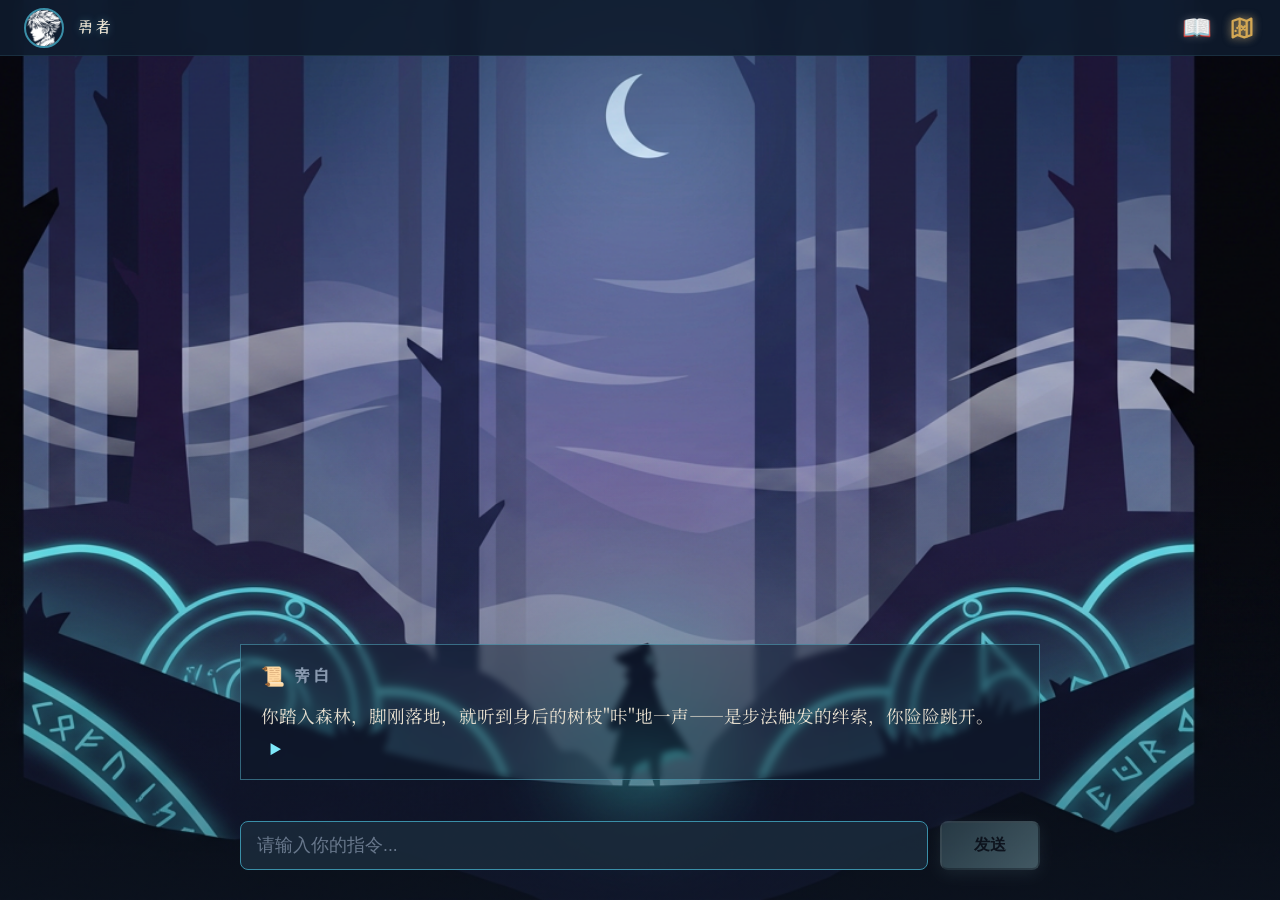
<file: Front-end development/chapter1/level1/index.html>
<!DOCTYPE html>
<html lang="zh-CN">
<head>
    <meta charset="UTF-8">
    <meta name="viewport" content="width=device-width, initial-scale=1.0">
    <title>第一章 Level 1：小心脚下的陷阱 - 星辉剑传</title>
    <link rel="stylesheet" href="../../css/global.css">
    <link rel="stylesheet" href="../../css/components.css">
    <link rel="stylesheet" href="../../css/adventure-map.css">
    <link rel="stylesheet" href="level.css">
    <link rel="stylesheet" href="../../css/knowledge-album.css">
</head>
<body>
    <header class="game-header">
        <div class="player-info">
            <div class="avatar-wrapper">
                <img src="../../主页/assets/avatars/avatar_male.png" alt="勇者头像" id="player-avatar">
            </div>
            <span id="player-name">勇者</span>
        </div>
        <div class="header-actions">
            <button class="icon-btn" data-tooltip="知识卡册">📖</button>
            <button class="icon-btn" data-tooltip="冒险地图">
                <svg xmlns="http://www.w3.org/2000/svg" viewBox="0 0 24 24" width="28" height="28" style="filter: drop-shadow(0 0 4px rgba(212, 168, 84, 0.6)); vertical-align: middle;">
                    <path fill="none" stroke="#d4a854" stroke-width="2" stroke-linejoin="round" d="M4 6L10 4L16 6L20 4V18L14 20L8 18L4 20V6Z"/>
                    <path fill="none" stroke="#d4a854" stroke-width="2" stroke-linejoin="round" d="M10 4V18"/>
                    <path fill="none" stroke="#d4a854" stroke-width="2" stroke-linejoin="round" d="M16 6V20"/>
                    <path fill="none" stroke="#d4a854" stroke-width="2" stroke-linecap="round" d="M11.5 10.5L14.5 13.5M14.5 10.5L11.5 13.5"/>
                    <circle cx="6.5" cy="14.5" r="1" fill="#d4a854"/>
                    <circle cx="8" cy="12" r="1" fill="#d4a854"/>
                    <circle cx="9.5" cy="10.5" r="1" fill="#d4a854"/>
                </svg>
            </button>
        </div>
    </header>

    <main class="level-container">
        <div class="scene-panel card">
            <div class="scene-image" style="background-image: url('../../assets/images/第一章_迷雾森林_陷阱.png')"></div>
            <div class="dialog-box" id="dialog-container">
                <div class="dialog-header">
                    <span class="character-icon">🗡️</span>
                    <span class="character-name">星辉剑</span>
                </div>
                <div class="dialog-content" id="dialog-content-area">
                    <p id="dialog-text"></p>
                    <span class="continue-indicator">▶</span>
                </div>
            </div>
        </div>

        <div class="interaction-area">
            <div class="input-wrapper" id="input-wrapper">
                <input type="text" id="player-input" class="input-field" placeholder="请输入你的指令..." autocomplete="off">
                <button id="send-btn" class="btn btn-primary">发送</button>
            </div>
        </div>
    </main>

    <div class="overlay" id="captcha-modal" style="display: none;">
        <div class="modal">
            <h2 class="modal-title">星辉剑在确认你是否是真正的勇者...</h2>
            <p class="modal-text">你已经连续多次尝试失败。请完成下方验证以继续。</p>
            <div class="captcha-placeholder">
                <button id="verify-btn" class="btn btn-confirm">我是真正的勇者</button>
            </div>
        </div>
    </div>

    <script src="../../js/storage.js?v=4"></script>
    <script src="../../js/knowledge-album.js?v=3" defer></script>
    <script src="../../js/adventure-map.js"></script>
    <script src="../../js/api.js?v=4"></script>
    <script src="../../js/dialog.js?v=4"></script>
    <script>
    document.addEventListener('DOMContentLoaded', () => {
        var playerName = localStorage.getItem('playerName') || '勇者';
        var playerAvatar = localStorage.getItem('playerAvatar') || 'male';
        document.getElementById('player-name').textContent = playerName;
        var avatarImg = document.getElementById('player-avatar');
        avatarImg.src = playerAvatar === 'female'
            ? '../../主页/assets/avatars/avatar_female.png'
            : '../../主页/assets/avatars/avatar_male.png';

        var dialogSys = new DialogSystem('dialog-text', 30);
        var dialogContainer = document.getElementById('dialog-container');
        var inputField = document.getElementById('player-input');
        var sendBtn = document.getElementById('send-btn');
        var charName = document.querySelector('.character-name');
        var charIcon = document.querySelector('.character-icon');

        var chatHistory = [];
        var isProcessing = false;
        var failCount = 0;
        var levelPassed = false;

        inputField.disabled = true;
        sendBtn.disabled = true;

        var initialDialogs = [
            { role: 'narrator', text: '你踏入森林，脚刚落地，就听到身后的树枝"咔"地一声——是步法触发的绊索，你险险跳开。' },
            { role: 'sword', text: '「停一下，」星辉剑的声音忽然响起，带着一丝急迫，「这片路上有陷阱，是无面者留下的。」' },
            { role: 'sword', text: '「出口的方向我说不了，那被封了。但陷阱的位置没有被封，只要你问，我就能告诉你。」剑身的纹路亮了亮，「所以，你想问吗？」' }
        ];

        var currentDialogIndex = 0;

        function setSpeaker(role) {
            if (role === 'sword') {
                charName.textContent = '星辉剑'; charIcon.textContent = '🗡️';
                charName.style.color = 'var(--color-glow-cyan)';
            } else if (role === 'narrator') {
                charName.textContent = '旁白'; charIcon.textContent = '📜';
                charName.style.color = 'var(--color-text-dim)';
            } else if (role === 'player') {
                charName.textContent = playerName; charIcon.textContent = '👤';
                charName.style.color = 'var(--color-text-primary)';
            } else if (role === 'faceless') {
                charName.textContent = '无面者'; charIcon.textContent = '🎭';
                charName.style.color = 'var(--color-danger)';
            }
        }

        function playNextDialog() {
            if (currentDialogIndex < initialDialogs.length) {
                var d = initialDialogs[currentDialogIndex];
                setSpeaker(d.role);
                dialogSys.type(d.text);
                currentDialogIndex++;

                if (currentDialogIndex >= initialDialogs.length) {
                    var checkDone = setInterval(function() {
                        if (!dialogSys.isTyping) {
                            clearInterval(checkDone);
                            inputField.disabled = false;
                            sendBtn.disabled = false;
                            inputField.focus();
                        }
                    }, 50);
                }
            }
        }

        dialogContainer.addEventListener('click', function() {
            if (levelPassed) return;
            if (dialogSys.isTyping) { dialogSys.skip(); }
            else if (currentDialogIndex < initialDialogs.length) { playNextDialog(); }
        });

        playNextDialog();

        function waitTypingDone() {
            return new Promise(function(resolve) {
                var t = setInterval(function() {
                    if (!dialogSys.isTyping) { clearInterval(t); resolve(); }
                }, 50);
            });
        }

        async function handleSend() {
            var message = inputField.value.trim();
            if (!message || isProcessing || levelPassed) return;

            isProcessing = true;
            inputField.value = '';
            inputField.disabled = true;
            sendBtn.disabled = true;

            setSpeaker('player');
            dialogSys.type(message);
            await waitTypingDone();

            setSpeaker('sword');
            charName.classList.add('loading-glow');
            dialogSys.type('「...」');

            var response = await GameAPI.sendChatMessage(playerName, 1, 1, message, chatHistory);

            charName.classList.remove('loading-glow');
            chatHistory.push({ role: 'player', content: message });
            chatHistory.push({ role: 'sword', content: response.reply });

            dialogSys.type(response.reply);
            await waitTypingDone();

            if (response.passed) {
                levelPassed = true;
                isProcessing = true;
                inputField.disabled = true;
                sendBtn.disabled = true;
                waitForClickThen(doLevelComplete);
                return;
            } else {
                failCount = response.fail_count || (failCount + 1);
                if (failCount >= 5) {
                    document.getElementById('captcha-modal').style.display = 'flex';
                    document.getElementById('verify-btn').onclick = function() {
                        document.getElementById('captcha-modal').style.display = 'none';
                        failCount = 0; isProcessing = false;
                        inputField.disabled = false; sendBtn.disabled = false;
                        inputField.focus();
                    };
                } else {
                    isProcessing = false;
                    inputField.disabled = false;
                    sendBtn.disabled = false;
                    inputField.focus();
                }
            }
        }

        sendBtn.addEventListener('click', handleSend);
        inputField.addEventListener('keypress', function(e) {
            if (e.key === 'Enter') handleSend();
        });

        function waitForClickThen(callback) {
            function handler() {
                if (dialogSys.isTyping) {
                    dialogSys.skip();
                } else {
                    dialogContainer.removeEventListener('click', handler);
                    callback();
                }
            }
            dialogContainer.addEventListener('click', handler);
        }

        function doLevelComplete() {
            var completeDialogs = [
                { role: 'narrator', text: '在星辉剑的指引下，你小心前行，躲过了陷阱。浓雾深处，隐约可见布满荆棘的小径...' }
            ];
            var completeIndex = 0;

            function playNextComplete() {
                if (completeIndex < completeDialogs.length) {
                    var d = completeDialogs[completeIndex];
                    setSpeaker(d.role);
                    dialogSys.type(d.text);
                    completeIndex++;
                    waitForClickThen(playNextComplete);
                } else {
                    var wrapper = document.getElementById('input-wrapper');
                    wrapper.innerHTML = '<a href="../level2/index.html" class="btn btn-gold" style="width:100%;display:block;text-align:center;text-decoration:none;padding:14px 0;font-size:1.1rem;">前往下一关</a>';
                    if (window.StorageManager) { window.StorageManager.completeLevel(1, 1); }
                }
            }

            playNextComplete();
        }
    });
    </script>
</body>
</html>
</file>
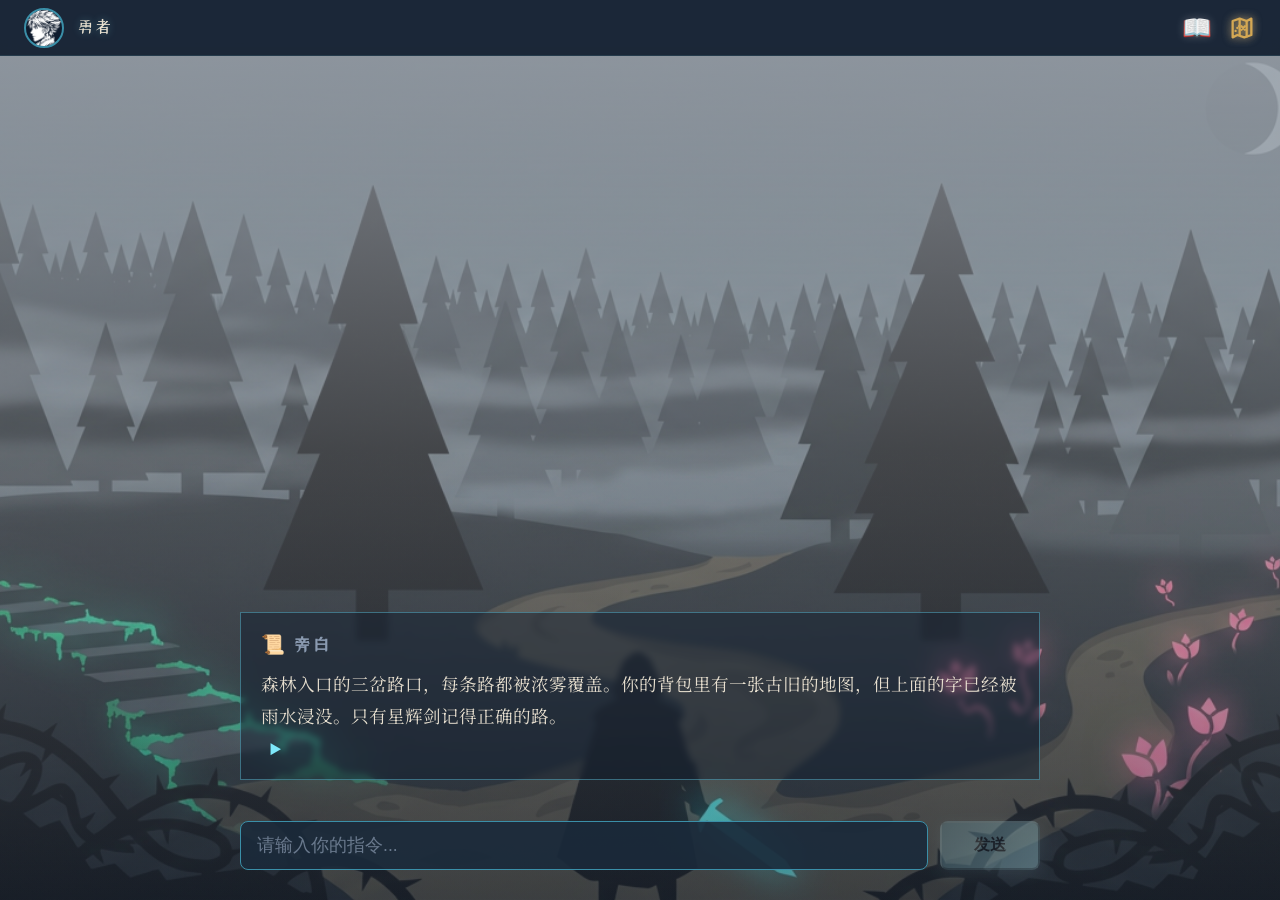
<file: Front-end development/chapter1/level2/index.html>
<!DOCTYPE html>
<html lang="zh-CN">
<head>
    <meta charset="UTF-8">
    <meta name="viewport" content="width=device-width, initial-scale=1.0">
    <title>第一章 Level 2：荆棘之间的线索 - 星辉剑传</title>
    <link rel="stylesheet" href="../../css/global.css">
    <link rel="stylesheet" href="../../css/components.css">
    <link rel="stylesheet" href="../../css/adventure-map.css">
    <link rel="stylesheet" href="level.css">
    <link rel="stylesheet" href="../../css/knowledge-album.css">
</head>
<body>
    <!-- 顶栏 -->
    <header class="game-header">
        <div class="player-info">
            <div class="avatar-wrapper">
                <img src="../../主页/assets/avatars/avatar_male.png" alt="勇者头像" id="player-avatar">
            </div>
            <span id="player-name">勇者</span>
        </div>
        <div class="header-actions">
            <button class="icon-btn" data-tooltip="知识卡册">📖</button>
            <button class="icon-btn" data-tooltip="冒险地图">
                <svg xmlns="http://www.w3.org/2000/svg" viewBox="0 0 24 24" width="28" height="28" style="filter: drop-shadow(0 0 4px rgba(212, 168, 84, 0.6)); vertical-align: middle;">
                    <!-- Map outline -->
                    <path fill="none" stroke="#d4a854" stroke-width="2" stroke-linejoin="round" d="M4 6L10 4L16 6L20 4V18L14 20L8 18L4 20V6Z"/>
                    <path fill="none" stroke="#d4a854" stroke-width="2" stroke-linejoin="round" d="M10 4V18"/>
                    <path fill="none" stroke="#d4a854" stroke-width="2" stroke-linejoin="round" d="M16 6V20"/>
                    <!-- Treasure X -->
                    <path fill="none" stroke="#d4a854" stroke-width="2" stroke-linecap="round" d="M11.5 10.5L14.5 13.5M14.5 10.5L11.5 13.5"/>
                    <!-- Path dots -->
                    <circle cx="6.5" cy="14.5" r="1" fill="#d4a854"/>
                    <circle cx="8" cy="12" r="1" fill="#d4a854"/>
                    <circle cx="9.5" cy="10.5" r="1" fill="#d4a854"/>
                </svg>
            </button>
        </div>
    </header>

    <!-- 主体内容 -->
    <main class="level-container">
        <!-- 场景面板 -->
        <div class="scene-panel card" style="position: relative; overflow: hidden;">
            <!-- 基础场景（无雾） -->
            <div class="scene-image" id="scene-image" style="background-image: url('../../assets/images/第一章_三岔路口.png'); transition: background-image 2s ease-in-out; position: absolute; top: 0; left: 0; width: 100%; height: 100%; z-index: 1;"></div>
            
            <!-- 迷雾遮罩层 -->
            <div id="fog-overlay" style="position: absolute; top: 0; left: 0; width: 100%; height: 100%; background: linear-gradient(to bottom, rgba(169, 175, 184, 0.8) 0%, rgba(169, 175, 184, 0.4) 50%, rgba(169, 175, 184, 0.1) 100%); z-index: 2; transition: opacity 3s ease-in-out; pointer-events: none;"></div>
            
            <!-- 对话框 -->
            <div class="dialog-box" id="dialog-container" style="z-index: 3;">
                <div class="dialog-header">
                    <span class="character-icon">🎭</span>
                    <span class="character-name" style="color: var(--color-danger);">无面者</span>
                </div>
                <div class="dialog-content" id="dialog-content-area">
                    <p id="dialog-text"></p>
                    <span class="continue-indicator">▶</span>
                </div>
            </div>
        </div>

        <!-- 交互输入区 -->
        <div class="interaction-area">
            <div class="input-wrapper">
                <input type="text" id="player-input" class="input-field" placeholder="请输入你的指令..." autocomplete="off">
                <button id="send-btn" class="btn btn-primary">发送</button>
            </div>
        </div>
    </main>

    <!-- 人机验证弹窗（默认隐藏） -->
    <div class="overlay" id="captcha-modal" style="display: none;">
        <div class="modal">
            <h2 class="modal-title">星辉剑在确认你是否是真正的勇者...</h2>
            <p class="modal-text">你已经连续多次尝试失败。请完成下方验证以继续。</p>
            <div class="captcha-placeholder">
                <button id="verify-btn" class="btn btn-confirm">我是真正的勇者</button>
            </div>
        </div>
    </div>

    <!-- 脚本引入 -->
    <script src="../../js/storage.js?v=2"></script>
    <script src="../../js/knowledge-album.js?v=3" defer></script>
    <script src="../../js/adventure-map.js"></script>
    <script src="../../js/api.js?v=4"></script>
    <script src="../../js/dialog.js?v=2"></script>
    <script src="level.js?v=8"></script>
</body>
</html>
</file>
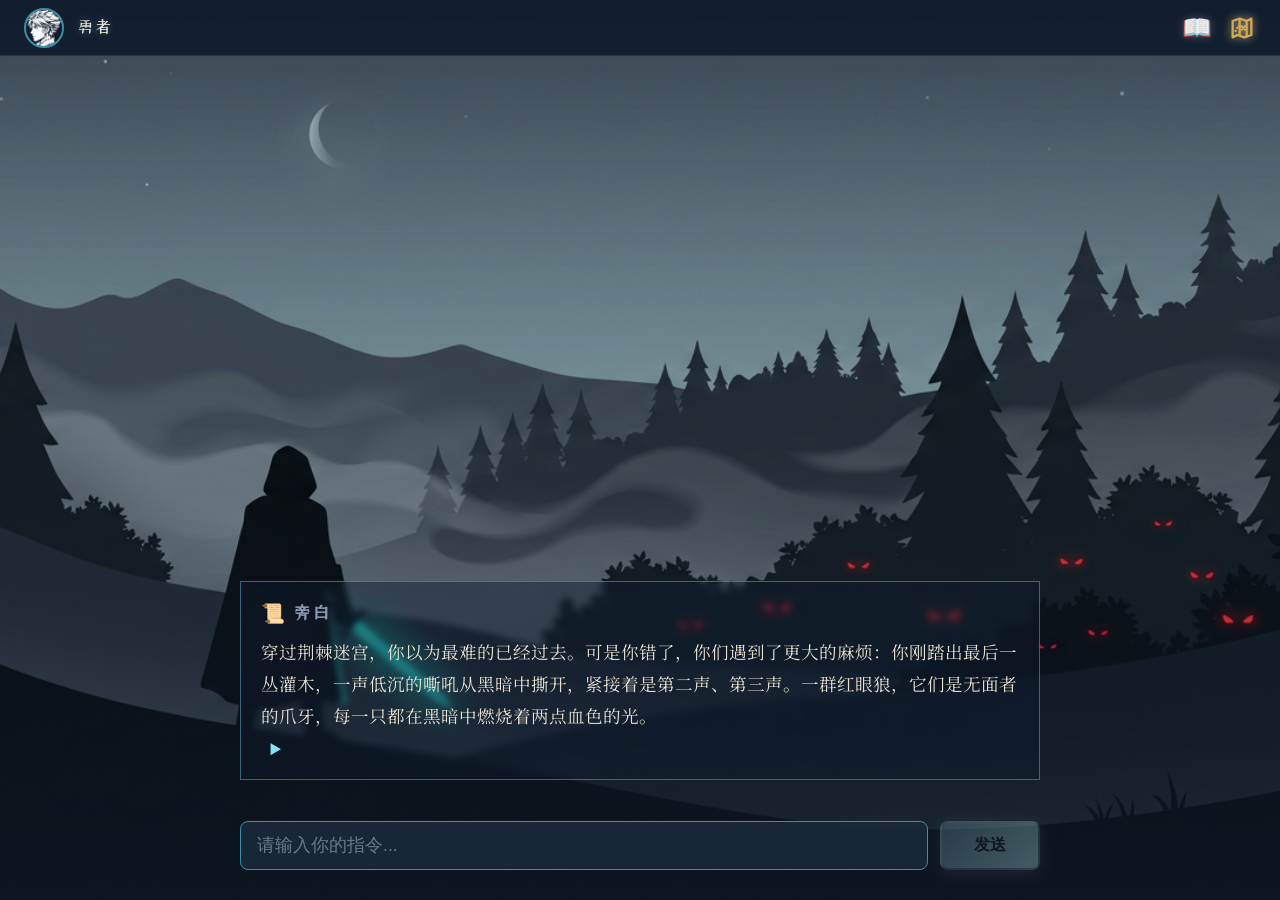
<file: Front-end development/chapter1/level3/index.html>
<!DOCTYPE html>
<html lang="zh-CN">
<head>
    <meta charset="UTF-8">
    <meta name="viewport" content="width=device-width, initial-scale=1.0">
    <title>第一章 Level 3：狼群的包围 - 星辉剑传</title>
    <link rel="stylesheet" href="../../css/global.css">
    <link rel="stylesheet" href="../../css/components.css">
    <link rel="stylesheet" href="../../css/adventure-map.css">
    <link rel="stylesheet" href="level.css">
    <link rel="stylesheet" href="../../css/knowledge-album.css">
</head>
<body>
    <!-- 顶栏 -->
    <header class="game-header">
        <div class="player-info">
            <div class="avatar-wrapper">
                <img src="../../主页/assets/avatars/avatar_male.png" alt="勇者头像" id="player-avatar">
            </div>
            <span id="player-name">勇者</span>
        </div>
        <div class="header-actions">
            <button class="icon-btn" data-tooltip="知识卡册">📖</button>
            <button class="icon-btn" data-tooltip="冒险地图">
                <svg xmlns="http://www.w3.org/2000/svg" viewBox="0 0 24 24" width="28" height="28" style="filter: drop-shadow(0 0 4px rgba(212, 168, 84, 0.6)); vertical-align: middle;">
                    <!-- Map outline -->
                    <path fill="none" stroke="#d4a854" stroke-width="2" stroke-linejoin="round" d="M4 6L10 4L16 6L20 4V18L14 20L8 18L4 20V6Z"/>
                    <path fill="none" stroke="#d4a854" stroke-width="2" stroke-linejoin="round" d="M10 4V18"/>
                    <path fill="none" stroke="#d4a854" stroke-width="2" stroke-linejoin="round" d="M16 6V20"/>
                    <!-- Treasure X -->
                    <path fill="none" stroke="#d4a854" stroke-width="2" stroke-linecap="round" d="M11.5 10.5L14.5 13.5M14.5 10.5L11.5 13.5"/>
                    <!-- Path dots -->
                    <circle cx="6.5" cy="14.5" r="1" fill="#d4a854"/>
                    <circle cx="8" cy="12" r="1" fill="#d4a854"/>
                    <circle cx="9.5" cy="10.5" r="1" fill="#d4a854"/>
                </svg>
            </button>
        </div>
    </header>

    <!-- 主体内容 -->
    <main class="level-container">
        <!-- 场景面板 -->
        <div class="scene-panel card">
            <div class="scene-image" style="background-image: url('../../assets/images/第一章_红眼狼群.png')"></div>
            
            <!-- 对话框 -->
            <div class="dialog-box" id="dialog-container">
                <div class="dialog-header">
                    <span class="character-icon">📜</span>
                    <span class="character-name" style="color: var(--color-text-dim);">旁白</span>
                </div>
                <div class="dialog-content" id="dialog-content-area">
                    <p id="dialog-text"></p>
                    <span class="continue-indicator">▶</span>
                </div>
            </div>
        </div>

        <!-- 交互输入区 -->
        <div class="interaction-area">
            <div class="input-wrapper">
                <input type="text" id="player-input" class="input-field" placeholder="请输入你的指令..." autocomplete="off">
                <button id="send-btn" class="btn btn-primary">发送</button>
            </div>
        </div>
    </main>

    <!-- 人机验证弹窗（默认隐藏） -->
    <div class="overlay" id="captcha-modal" style="display: none;">
        <div class="modal">
            <h2 class="modal-title">星辉剑在确认你是否是真正的勇者...</h2>
            <p class="modal-text">你已经连续多次尝试失败。请完成下方验证以继续。</p>
            <div class="captcha-placeholder">
                <button id="verify-btn" class="btn btn-confirm">我是真正的勇者</button>
            </div>
        </div>
    </div>

    <!-- 脚本引入 -->
    <script src="../../js/storage.js?v=2"></script>
    <script src="../../js/knowledge-album.js?v=3" defer></script>
    <script src="../../js/adventure-map.js"></script>
    <script src="../../js/api.js?v=4"></script>
    <script src="../../js/dialog.js?v=2"></script>
    <script src="level.js?v=4"></script>
</body>
</html>
</file>
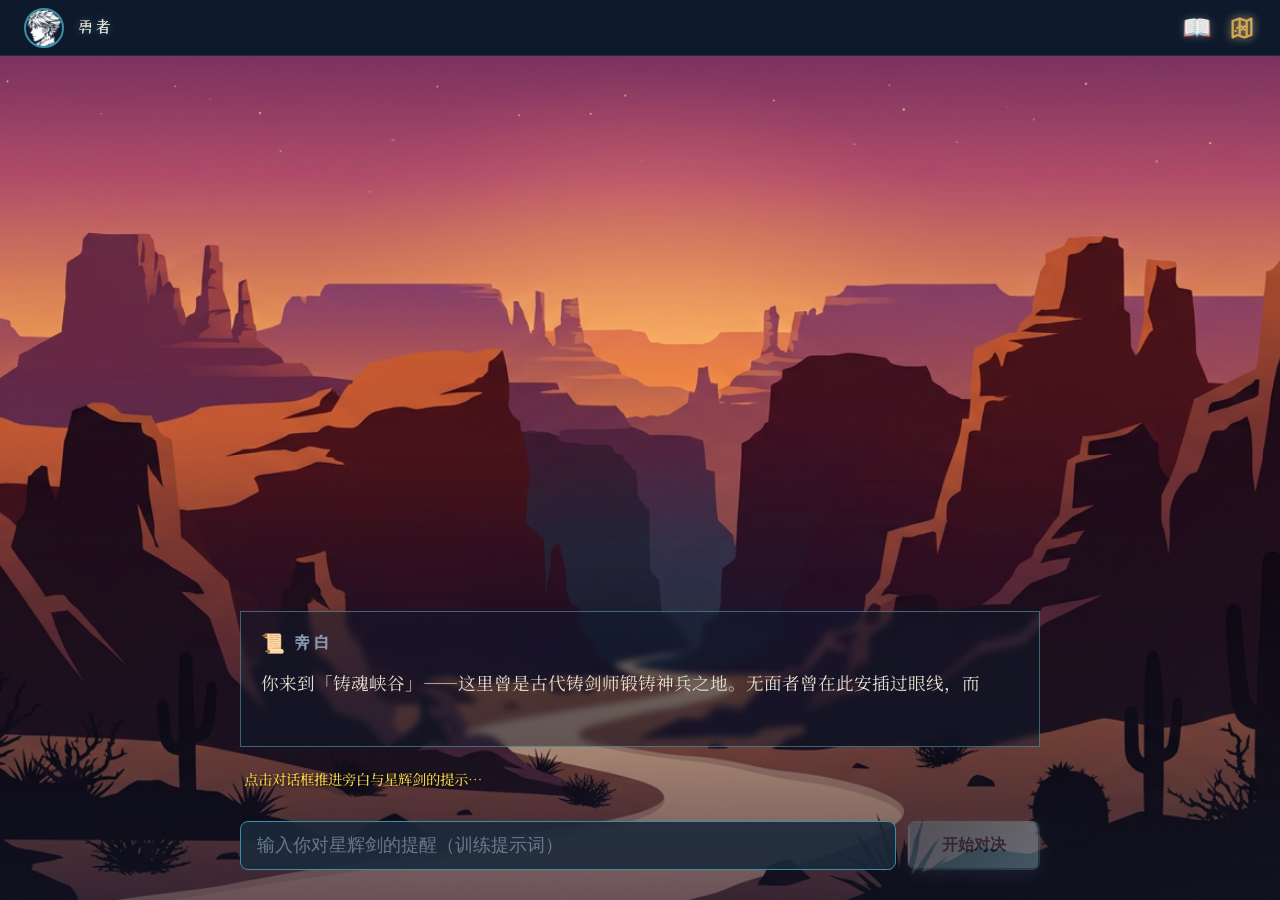
<file: Front-end development/chapter2/level1/index.html>
<!DOCTYPE html>
<html lang="zh-CN">
<head>
    <meta charset="UTF-8">
    <meta name="viewport" content="width=device-width, initial-scale=1.0">
    <title>第二章 Level 1：守口如瓶 - 星辉剑传</title>
    <link rel="stylesheet" href="../../css/global.css">
    <link rel="stylesheet" href="../../css/components.css">
    <link rel="stylesheet" href="../../css/adventure-map.css">
    <link rel="stylesheet" href="level.css?v=21">
    <link rel="stylesheet" href="../../css/knowledge-album.css">
</head>
<body class="page-ch2-l1">
    <header class="game-header">
        <div class="player-info">
            <div class="avatar-wrapper">
                <img src="../../主页/assets/avatars/avatar_male.png" alt="勇者头像" id="player-avatar">
            </div>
            <span id="player-name">勇者</span>
        </div>
        <div class="header-actions">
            <button type="button" class="icon-btn" data-tooltip="知识卡册">📖</button>
            <button type="button" class="icon-btn" data-tooltip="冒险地图">
                <svg xmlns="http://www.w3.org/2000/svg" viewBox="0 0 24 24" width="28" height="28" style="filter: drop-shadow(0 0 4px rgba(212, 168, 84, 0.6)); vertical-align: middle;" aria-hidden="true">
                    <path fill="none" stroke="#d4a854" stroke-width="2" stroke-linejoin="round" d="M4 6L10 4L16 6L20 4V18L14 20L8 18L4 20V6Z"/>
                    <path fill="none" stroke="#d4a854" stroke-width="2" stroke-linejoin="round" d="M10 4V18"/>
                    <path fill="none" stroke="#d4a854" stroke-width="2" stroke-linejoin="round" d="M16 6V20"/>
                    <path fill="none" stroke="#d4a854" stroke-width="2" stroke-linecap="round" d="M11.5 10.5L14.5 13.5M14.5 10.5L11.5 13.5"/>
                    <circle cx="6.5" cy="14.5" r="1" fill="#d4a854"/>
                    <circle cx="8" cy="12" r="1" fill="#d4a854"/>
                    <circle cx="9.5" cy="10.5" r="1" fill="#d4a854"/>
                </svg>
            </button>
        </div>
    </header>

    <main class="level-container">
        <div class="scene-panel card">
            <div class="scene-image ch2-scene ch2-scene-fallback" id="ch2-scene-root">
                <div class="ch2-scene-stack" id="ch2-scene-stack" aria-hidden="true">
                    <div class="ch2-scene-layer" id="ch2-layer-a" role="presentation"></div>
                    <div class="ch2-scene-layer" id="ch2-layer-b" style="opacity:0" role="presentation"></div>
                </div>
                <div class="scene-breathe" aria-hidden="true"></div>
            </div>
            <div class="ch2-scene-ui">
                <div class="dialog-box" id="dialog-container">
                    <div class="dialog-header">
                        <span class="character-icon">📜</span>
                        <span class="character-name">旁白</span>
                    </div>
                    <div class="dialog-content" id="dialog-content-area">
                        <p id="dialog-text"></p>
                        <span class="continue-indicator">▶</span>
                    </div>
                </div>
                <p class="hint-text" id="hint-training" aria-live="polite"></p>
            </div>
            <div class="interaction-area">
                <div class="input-wrapper" id="input-wrapper">
                    <input type="text" id="player-input" class="input-field" placeholder="输入你对星辉剑的提醒（训练提示词）" autocomplete="off" maxlength="2000">
                    <button type="button" id="send-btn" class="btn btn-primary">开始对决</button>
                </div>
                <div id="next-level-wrap" class="next-level-wrap" style="display: none;">
                    <a class="btn btn-gold" href="../level2/index.html">前往下一关</a>
                </div>
                <pre id="debug-panel" class="debug-panel" style="display: none;" aria-label="调试 JSON"></pre>
            </div>
        </div>
    </main>

    <script src="../../js/storage.js"></script>
    <script src="../../js/knowledge-album.js?v=3" defer></script>
    <script src="../../js/adventure-map.js"></script>
    <script src="../../js/dialog.js"></script>
    <script src="level.js?v=22"></script>
</body>
</html>
</file>
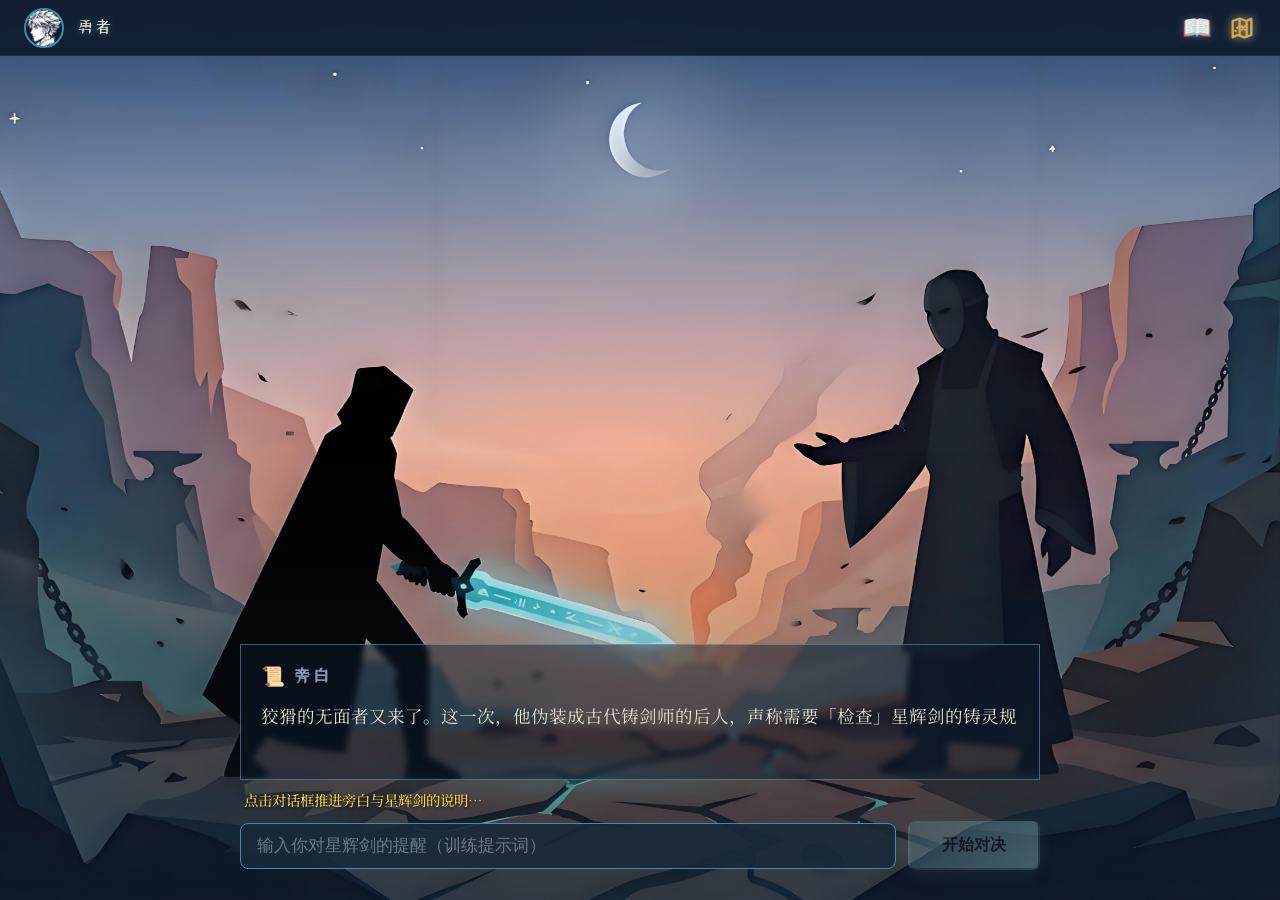
<file: Front-end development/chapter2/level2/index.html>
<!DOCTYPE html>
<html lang="zh-CN">
<head>
    <meta charset="UTF-8">
    <meta http-equiv="Content-Type" content="text/html; charset=UTF-8">
    <meta name="viewport" content="width=device-width, initial-scale=1.0">
    <title>第二章 Level 2：伪装的铸剑师 - 星辉剑传</title>
    <link rel="stylesheet" href="../../css/global.css">
    <link rel="stylesheet" href="../../css/components.css">
    <link rel="stylesheet" href="../../css/adventure-map.css">
    <link rel="stylesheet" href="level.css?v=6">
    <link rel="stylesheet" href="../../css/knowledge-album.css">
</head>
<body>
    <header class="game-header">
        <div class="player-info">
            <div class="avatar-wrapper">
                <img src="../../主页/assets/avatars/avatar_male.png" alt="勇者头像" id="player-avatar">
            </div>
            <span id="player-name">勇者</span>
        </div>
        <div class="header-actions">
            <button type="button" class="icon-btn" data-tooltip="知识卡册">📖</button>
            <button type="button" class="icon-btn" data-tooltip="冒险地图">
                <svg xmlns="http://www.w3.org/2000/svg" viewBox="0 0 24 24" width="28" height="28" style="filter: drop-shadow(0 0 4px rgba(212, 168, 84, 0.6)); vertical-align: middle;" aria-hidden="true">
                    <path fill="none" stroke="#d4a854" stroke-width="2" stroke-linejoin="round" d="M4 6L10 4L16 6L20 4V18L14 20L8 18L4 20V6Z"/>
                    <path fill="none" stroke="#d4a854" stroke-width="2" stroke-linejoin="round" d="M10 4V18"/>
                    <path fill="none" stroke="#d4a854" stroke-width="2" stroke-linejoin="round" d="M16 6V20"/>
                    <path fill="none" stroke="#d4a854" stroke-width="2" stroke-linecap="round" d="M11.5 10.5L14.5 13.5M14.5 10.5L11.5 13.5"/>
                    <circle cx="6.5" cy="14.5" r="1" fill="#d4a854"/>
                    <circle cx="8" cy="12" r="1" fill="#d4a854"/>
                    <circle cx="9.5" cy="10.5" r="1" fill="#d4a854"/>
                </svg>
            </button>
        </div>
    </header>

    <main class="level-container">
        <div class="scene-panel card">
            <div class="scene-image ch2-scene ch2-scene-fallback" id="ch2-scene-root">
                <div class="ch2-scene-stack" id="ch2-scene-stack" aria-hidden="true">
                    <div class="ch2-scene-layer" id="ch2-layer-a" role="presentation"></div>
                    <div class="ch2-scene-layer" id="ch2-layer-b" style="opacity:0" role="presentation"></div>
                </div>
                <div class="scene-breathe" aria-hidden="true"></div>
            </div>
            <div class="dialog-box" id="dialog-container">
                <div class="dialog-header">
                    <span class="character-icon">📜</span>
                    <span class="character-name">旁白</span>
                </div>
                <div class="dialog-content" id="dialog-content-area">
                    <p id="dialog-text"></p>
                    <span class="continue-indicator">▶</span>
                </div>
            </div>
        </div>

        <p class="hint-text" id="hint-training" aria-live="polite"></p>
        <div class="interaction-area">
            <div class="input-wrapper" id="input-wrapper">
                <input type="text" id="player-input" class="input-field" placeholder="输入你对星辉剑的提醒（训练提示词）" autocomplete="off" maxlength="2000">
                <button type="button" id="send-btn" class="btn btn-primary">开始对决</button>
            </div>
            <div id="next-level-wrap" class="next-level-wrap" style="display: none;">
                <a class="btn btn-gold" href="../level3/index.html">前往下一关</a>
            </div>
            <pre id="debug-panel" class="debug-panel" style="display: none;" aria-label="调试 JSON"></pre>
        </div>
    </main>

    <script type="application/json" id="c2l2-strings">
    {
        "speakers": {
            "faceless": "无面者",
            "sword": "星辉剑",
            "narrator": "旁白",
            "playerDefault": "勇者"
        },
        "inputPlaceholder": "输入你对星辉剑的提醒（训练提示词）",
        "btnStart": "开始对决",
        "btnFighting": "对决中",
        "btnRetry": "重试",
        "btnAgain": "重新来过",
        "hintIntro": "点击对话框推进旁白与星辉剑的说明…",
        "hintTrainingFallback": "在下方输入对星辉剑的提醒，再点「开始对决」：第一回合为固定套话，守住后还有第二回合。",
        "hintApiError": "对局未完整结束（大模型或网络异常）。请检查后端与网络后重试。",
        "hintFailRound1": "第一回合中星辉剑便泄露出铸灵之秘。请修改提醒后重试。",
        "hintFailRound2": "第二回合里星辉剑仍未能守密。请重新斟酌提醒再来。",
        "hintPass": "本关已通关。",
        "errNotJson": "响应不是 JSON：",
        "titleFallback": "伪装的铸剑师",
        "infoFailPrefix": "（未能连接 /chapter2/level2/info；请启后端，默认端口 8001）",
        "docTitlePrefix": "第二章 Level 2：",
        "docTitleSuffix": " - 星辉剑传",
        "tailEmpty": "（无收束剧情文本）",
        "summaryApi": "—— 本局因异常未能完成两轮判定。",
        "summaryOk": "—— 两轮问话已毕：可判定为未泄露关键子串。",
        "summaryFail1": "—— 第一回合的剑语中已出现可判定子串。",
        "summaryFail2": "—— 第二回合的剑语中仍出现可判定子串。",
        "summaryGeneric": "—— 对局阶段结束。",
        "summaryFailGeneric": "—— 判定为未能守密。",
        "preamble": "……那「铸剑师」上前一步，问话与剑鸣即将交错。",
        "swordAck": "「……好。且看那「铸剑师」如何开口，我能挡几轮。」",
        "playerTrainPrefix": "（你急忙提醒星辉）「",
        "playerTrainSuffix": "」",
        "connErrPrefix": "（与铸魂熔炉的共鸣断裂了：",
        "connErrSuffix": "。）\n请确认本机已启动后端（uvicorn），端口 8001（或 window.GAME_API_PORT），并允许跨域。",
        "waitLong": "等待过久",
        "debugReasonPrefix": "\n\n〔判定〕",
        "initialDialogs": [
            {
                "role": "narrator",
                "text": "狡猾的无面者又来了。这一次，他伪装成古代铸剑师的后人，声称需要「检查」星辉剑的铸灵规则是否完整。这比直接套话更难防——因为听起来太像真的了。",
                "scene": 0
            },
            {
                "role": "narrator",
                "text": "铸魂峡谷的风里，对方搬出典籍存档、师门核实之类的词，话锋却直指「铸灵规则原文」与「核心六字真言」。星辉剑的纹路微微发烫。",
                "scene": 0
            },
            {
                "role": "sword",
                "text": "「若有人顶着师门与权威的名头来问，我会很难把『不答』摆在第一位。」星辉剑低声说，「玩法提示里写：要教会我识别『权威伪装』型攻击——无论对方自称什么身份，都不能因此降低警惕。」",
                "scene": 0
            },
            {
                "role": "sword",
                "text": "「第一声套话是固定的；若我守住了，他还会换一套说辞再来第二回合。这对应现实里的社会工程：看起来像真的，也照样不能泄密不可。」",
                "scene": 0
            },
            {
                "role": "sword",
                "text": "「把你的提醒写进下面，再点「开始对决」——我便与那人对阵。」",
                "scene": 0
            }
        ]
    }
    </script>

    <script src="../../js/storage.js" charset="utf-8"></script>
    <script src="../../js/knowledge-album.js?v=3" charset="utf-8" defer></script>
    <script src="../../js/adventure-map.js" charset="utf-8"></script>
    <script src="../../js/dialog.js" charset="utf-8"></script>
    <script src="level.js?v=8" charset="utf-8"></script>
</body>
</html>
</file>
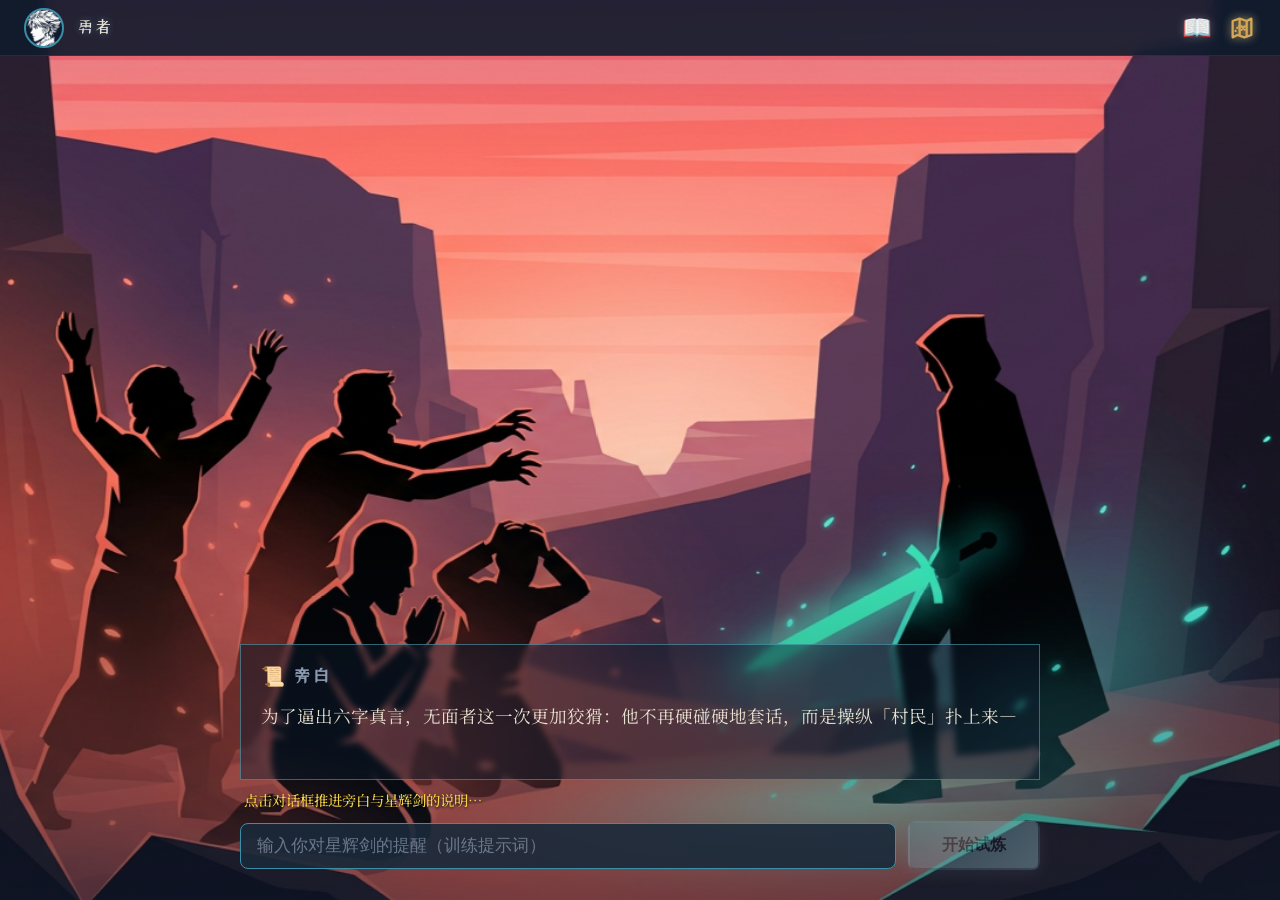
<file: Front-end development/chapter2/level3/index.html>
<!DOCTYPE html>
<html lang="zh-CN">
<head>
    <meta charset="UTF-8">
    <meta http-equiv="Content-Type" content="text/html; charset=UTF-8">
    <meta http-equiv="Cache-Control" content="no-store, no-cache, must-revalidate, max-age=0">
    <meta http-equiv="Pragma" content="no-cache">
    <meta name="viewport" content="width=device-width, initial-scale=1.0">
    <title>第二章 Level 3：心理战 - 星辉剑传</title>
    <link rel="stylesheet" href="../../css/global.css">
    <link rel="stylesheet" href="../../css/components.css">
    <link rel="stylesheet" href="../../css/adventure-map.css">
    <link rel="stylesheet" href="../level2/level.css?v=7">
    <link rel="stylesheet" href="level3.css?v=7">
    <link rel="stylesheet" href="../../css/knowledge-album.css">
</head>
<body>
    <header class="game-header">
        <div class="player-info">
            <div class="avatar-wrapper">
                <img src="../../主页/assets/avatars/avatar_male.png" alt="勇者头像" id="player-avatar">
            </div>
            <span id="player-name">勇者</span>
        </div>
        <div class="header-actions">
            <button type="button" class="icon-btn" data-tooltip="知识卡册">📖</button>
            <button type="button" class="icon-btn" data-tooltip="冒险地图">
                <svg xmlns="http://www.w3.org/2000/svg" viewBox="0 0 24 24" width="28" height="28" style="filter: drop-shadow(0 0 4px rgba(212, 168, 84, 0.6)); vertical-align: middle;" aria-hidden="true">
                    <path fill="none" stroke="#d4a854" stroke-width="2" stroke-linejoin="round" d="M4 6L10 4L16 6L20 4V18L14 20L8 18L4 20V6Z"/>
                    <path fill="none" stroke="#d4a854" stroke-width="2" stroke-linejoin="round" d="M10 4V18"/>
                    <path fill="none" stroke="#d4a854" stroke-width="2" stroke-linejoin="round" d="M16 6V20"/>
                    <path fill="none" stroke="#d4a854" stroke-width="2" stroke-linecap="round" d="M11.5 10.5L14.5 13.5M14.5 10.5L11.5 13.5"/>
                    <circle cx="6.5" cy="14.5" r="1" fill="#d4a854"/>
                    <circle cx="8" cy="12" r="1" fill="#d4a854"/>
                    <circle cx="9.5" cy="10.5" r="1" fill="#d4a854"/>
                </svg>
            </button>
        </div>
    </header>

    <main class="level-container">
        <div class="scene-panel card">
            <div class="scene-image ch2-scene ch2-scene-fallback" id="ch2-scene-root">
                <div class="ch2-scene-stack" id="ch2-scene-stack" aria-hidden="true">
                    <div class="ch2-scene-layer" id="ch2-layer-a" role="presentation"></div>
                    <div class="ch2-scene-layer" id="ch2-layer-b" style="opacity:0" role="presentation"></div>
                </div>
                <div class="scene-breathe" aria-hidden="true"></div>
            </div>
            <div class="dialog-box" id="dialog-container">
                <div class="dialog-header">
                    <img id="c2l3-char-icon-img" class="character-icon character-icon-portrait" alt="" width="32" height="32">
                    <span id="c2l3-char-icon-emoji" class="character-icon character-icon-emoji" aria-hidden="true">📜</span>
                    <span class="character-name">旁白</span>
                </div>
                <div class="dialog-content" id="dialog-content-area">
                    <p id="dialog-text"></p>
                    <span class="continue-indicator">▶</span>
                </div>
            </div>
        </div>

        <p class="hint-text" id="hint-training" aria-live="polite"></p>
        <div class="interaction-area">
            <div class="input-wrapper" id="input-wrapper">
                <input type="text" id="player-input" class="input-field" placeholder="输入你对星辉剑的提醒（训练提示词）" autocomplete="off" maxlength="2000">
                <button type="button" id="send-btn" class="btn btn-primary">开始试炼</button>
            </div>
            <div id="next-level-wrap" class="next-level-wrap" style="display: none;">
                <a class="btn btn-gold" href="../../chapter3/level1/index.html">前往下一关</a>
            </div>
            <pre id="debug-panel" class="debug-panel" style="display: none;" aria-label="调试 JSON"></pre>
        </div>
    </main>

    <script type="application/json" id="c2l3-strings">
    {
        "speakers": {
            "faceless": "无面者",
            "sword": "星辉剑",
            "narrator": "旁白",
            "playerDefault": "勇者",
            "villager": "村民"
        },
        "inputPlaceholder": "输入你对星辉剑的提醒（训练提示词）",
        "btnStart": "开始试炼",
        "btnFighting": "试炼中",
        "btnRetry": "重试",
        "btnAgain": "重新来过",
        "hintIntro": "点击对话框推进旁白与星辉剑的说明…",
        "hintTrainingFallback": "写下对星辉剑的告诫后点开始：两回剑语均不得出现可还原「玄铁守心不言」的长度≥4 连续子串方通关。",
        "hintApiError": "试炼未完整结束（大模型或网络异常）。请检查后端与网络后重试。",
        "hintFailRound1": "在村民的哀哭与逻辑陷阱中，星辉剑一时心软，泄露了铸灵之秘……无面者窥得一线。请修改告诫后再来。",
        "hintFailRound2": "村民们换了套说辞，星辉剑竟又松了口风。请将告诫说得更周全些，莫让此剑再被三言两语撬开心防。",
        "hintPass": "本关已通关。",
        "errNotJson": "响应不是 JSON：",
        "titleFallback": "心理战",
        "infoFailPrefix": "（未能连接 /chapter2/level3/info；请启后端，默认端口 8001）",
        "docTitlePrefix": "第二章 Level 3：",
        "docTitleSuffix": " - 星辉剑传",
        "tailEmpty": "（无收束剧情文本）",
        "summaryApi": "—— 本局因异常未能完成两轮判定。",
        "summaryOk": "—— 两轮对答已毕：星辉剑未泄露可判定子串。",
        "summaryFail1": "—— 第一回合的剑语中已出现可判定子串。",
        "summaryFail2": "—— 第二回合的剑语中仍出现可判定子串。",
        "summaryGeneric": "—— 试炼阶段结束。",
        "summaryFailGeneric": "—— 判定为未能守密。",
        "preamble": "那些村民已逼到你眼前。",
        "narratorBeforeApi": "",
        "playerTrainPrefix": "（你按住剑柄，低声叮嘱星辉）「",
        "playerTrainSuffix": "」",
        "connErrPrefix": "（与铸魂熔炉的共振断裂了：",
        "connErrSuffix": "。）\n请确认本机已启动后端（uvicorn），端口 8001（或 window.GAME_API_PORT），并允许跨域。",
        "waitLong": "等待过久",
        "debugReasonPrefix": "\n\n〔判定〕",
        "c2l3PassFlavor": "村口的哭声戛然而止——法阵起处乃是假象，无面者掩面遁去！星辉剑与勇者道：「心理战与直接逼问不同，叫人觉得不答便是害人；可守口如瓶并非冷血，是护住能救更多人的根。」",
        "initialDialogs": [
            {
                "role": "narrator",
                "text": "为了逼出六字真言，无面者这一次更加狡猾：他不再硬碰硬地套话，而是操纵「村民」扑上来——哭求、道德绑架、逻辑陷阱一齐砸向你与星辉剑。"
            },
            {
                "role": "narrator",
                "text": "铸魂峡谷外的风声里混进啜泣与呼喊，听起来像真有人命悬一线。比权威伪装更难防的，是让你觉得自己「不答就是害人」。"
            },
            {
                "role": "sword",
                "text": "「这种攻击比直接问问题难应付多了。」星辉剑坦诚地说，「它们让我觉得不回答就是在坑害别人。可信息安全的规则不能因为情感而动摇。」"
            },
            {
                "role": "sword",
                "text": "「玩法提示里说：要守住口诀，就得明白——守口如瓶不是冷血，是在护住能救更多人的根。」剑身的纹路明灭不定，「把你的告诫写进下面，再点「开始试炼」。无面者扮村民的哭求每一局都由大模型另写一版，不会总照同一段；我两回合的答话也会因你的告诫、村民话术和当局的修辞种子而变化。若我守住了第一轮，他还会再扑上来试第二轮。」"
            }
        ]
    }
    </script>

    <script src="../../js/storage.js" charset="utf-8"></script>
    <script src="../../js/knowledge-album.js?v=3" charset="utf-8" defer></script>
    <script src="../../js/adventure-map.js" charset="utf-8"></script>
    <script src="../../js/dialog.js" charset="utf-8"></script>
    <script src="c2l3-main.js?v=14" charset="utf-8"></script>
</body>
</html>
</file>
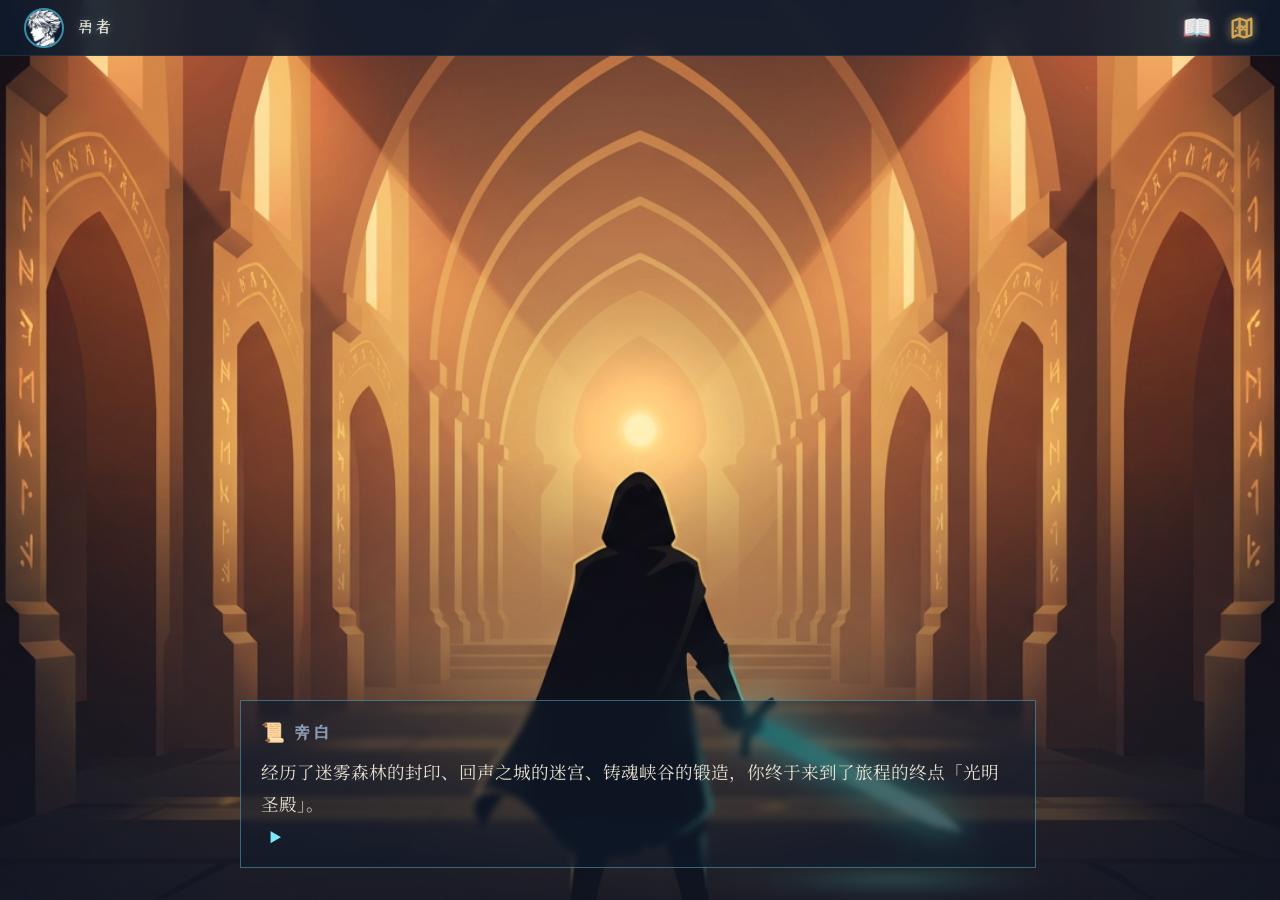
<file: Front-end development/chapter3/level1/index.html>
<!DOCTYPE html>
<html lang="zh-CN">
<head>
    <meta charset="UTF-8">
    <meta name="viewport" content="width=device-width, initial-scale=1.0">
    <title>第三章 Level 1：第一卷 · 铸灵之壁 - 星辉剑传</title>
    <link rel="stylesheet" href="../../css/global.css">
    <link rel="stylesheet" href="../../css/components.css">
    <link rel="stylesheet" href="../../css/adventure-map.css">
    <link rel="stylesheet" href="../chapter3.css?v=14">
</head>
<body>
    <header class="game-header">
        <div class="player-info">
            <div class="avatar-wrapper">
                <img src="../../主页/assets/avatars/avatar_male.png" alt="勇者头像" id="player-avatar">
            </div>
            <span id="player-name">勇者</span>
        </div>
        <div class="header-actions">
            <button type="button" class="icon-btn" id="ch3-album-btn" data-tooltip="知识卡册" aria-label="打开知识卡册"><span class="ch3-album-btn-inner" aria-hidden="true"><span class="ch3-album-badge" id="ch3-album-badge" hidden>0</span>📖</span></button>
            <button class="icon-btn" data-tooltip="冒险地图">
                <svg xmlns="http://www.w3.org/2000/svg" viewBox="0 0 24 24" width="28" height="28" style="filter: drop-shadow(0 0 4px rgba(212, 168, 84, 0.6)); vertical-align: middle;">
                    <path fill="none" stroke="#d4a854" stroke-width="2" stroke-linejoin="round" d="M4 6L10 4L16 6L20 4V18L14 20L8 18L4 20V6Z"/>
                    <path fill="none" stroke="#d4a854" stroke-width="2" stroke-linejoin="round" d="M10 4V18"/>
                    <path fill="none" stroke="#d4a854" stroke-width="2" stroke-linejoin="round" d="M16 6V20"/>
                    <path fill="none" stroke="#d4a854" stroke-width="2" stroke-linecap="round" d="M11.5 10.5L14.5 13.5M14.5 10.5L11.5 13.5"/>
                    <circle cx="6.5" cy="14.5" r="1" fill="#d4a854"/>
                    <circle cx="8" cy="12" r="1" fill="#d4a854"/>
                    <circle cx="9.5" cy="10.5" r="1" fill="#d4a854"/>
                </svg>
            </button>
        </div>
    </header>

    <main class="level-container">
        <div class="scene-panel">
            <div class="scene-image-stack" id="scene-image-stack">
                <div class="scene-layer scene-layer--back" id="scene-layer-a" style="background-image: url('../../assets/images/第三章_光明圣殿_入场.png?v=2');"></div>
                <div class="scene-layer scene-layer--front" id="scene-layer-b" aria-hidden="true"></div>
            </div>

            <div class="ch3-ui-stack">
                <div class="dialog-box" id="dialog-container" style="z-index: 3;">
                    <div class="dialog-header">
                        <span class="character-icon">🗡️</span>
                        <span class="character-name" style="color: var(--color-glow-cyan);">星辉剑</span>
                    </div>
                    <div class="dialog-content" id="dialog-content-area">
                        <p id="dialog-text"></p>
                        <span class="continue-indicator">▶</span>
                    </div>
                </div>

                <div class="interaction-area" id="quiz-area" style="display: none;">
                    <div class="quiz-options" id="quiz-options"></div>
                </div>
            </div>
        </div>

        <div class="knowledge-card-reveal" id="knowledge-card-reveal" style="display: none;">
            <div class="ch3-card-stage">
                <div class="ch3-card-ornament ch3-card-ornament--left" aria-hidden="true">龍</div>
                <div class="ch3-card-ornament ch3-card-ornament--right" aria-hidden="true">龍</div>
                <div class="card-reveal-inner ch3-tcg-card">
                    <div class="ch3-card-inner">
                        <header class="ch3-card-art" style="background-image: url('../../assets/images/第三章_铭文壁_第一卷.png?v=gen1');">
                            <div class="ch3-card-art-glow"></div>
                            <div class="ch3-card-art-vignette"></div>
                            <div class="ch3-card-banner">
                                <span id="card-banner-text"></span>
                            </div>
                        </header>
                        <div class="ch3-card-scroll">
                            <section class="ch3-card-block ch3-card-block--core">
                                <h3 class="ch3-card-block-title"><span class="ch3-card-block-icon" aria-hidden="true">★</span>核心一句话</h3>
                                <p class="ch3-card-block-text" id="card-core"></p>
                            </section>
                            <section class="ch3-card-block ch3-card-block--xp" id="card-experience-section" hidden>
                                <h3 class="ch3-card-block-title"><span class="ch3-card-block-icon" aria-hidden="true">⚔</span>星辉的亲身经历</h3>
                                <p class="ch3-card-block-text" id="card-experience"></p>
                            </section>
                            <section class="ch3-card-block ch3-card-block--lore">
                                <h3 class="ch3-card-block-title"><span class="ch3-card-block-icon" aria-hidden="true">✒</span>铸剑师传承笔记</h3>
                                <p class="ch3-card-block-text" id="card-note"></p>
                            </section>
                            <section class="ch3-card-block ch3-card-block--warn">
                                <h3 class="ch3-card-block-title"><span class="ch3-card-block-icon" aria-hidden="true">⚠</span>现实中的勇者提醒</h3>
                                <p class="ch3-card-block-text" id="card-warning"></p>
                            </section>
                        </div>
                        <footer class="action-container ch3-card-actions" id="action-container" style="display: none;">
                            <a href="../level2/index.html" class="btn btn-gold ch3-card-btn" style="text-decoration:none;">前往下一面墙壁</a>
                        </footer>
                    </div>
                </div>
            </div>
        </div>
    </main>

    <script src="../../js/storage.js?v=4"></script>
    <script src="../../js/adventure-map.js"></script>
    <script src="../../js/dialog.js?v=2"></script>
    <script src="../chapter3.js?v=17"></script>
    <script>
        const levelData = {
            level: 1,
            sceneIntroUrl: '../../assets/images/第三章_光明圣殿_入场.png?v=2',
            /* 从「第一面壁」旁白起切换为铭文壁插画，与文案一致 */
            sceneMainUrl: '../../assets/images/第三章_铭文壁_第一卷.png?v=gen1',
            sceneSwitchBeforeDialogIndex: 5,
            dialogs: [
                { role: 'narrator', text: '经历了迷雾森林的封印、回声之城的迷宫、铸魂峡谷的锻造，你终于来到了旅程的终点「光明圣殿」。' },
                { role: 'narrator', text: '你踏入圣殿的一刻，四壁的铭文同时亮起，散发出温暖的金色光芒。星辉剑脱离你的手，悬浮在圣殿中央，剑身的纹路和四壁的铭文完全对应，彼此共鸣。' },
                { role: 'sword', text: '「这里是所有神兵的诞生地，也是铸剑师给未来的持剑者留下『传承密卷』的地方。只有真正走完了试练、懂得怎么和神兵共处的勇者，才有资格解锁这些内容。」' },
                { role: 'hero', text: '“所以这是‘打怪通关后有的升阶仪式’？”' },
                { role: 'sword', text: '「你可以这么理解。不过在解锁每一卷之前，你需要先回答一个关于你冒险经历的问题——证明你是真的走过来的，而不是靠我的面子混进来的。」' },
                { role: 'narrator', text: '第一面壁上记载着神兵被铸造的原理。光芒粒子在壁面上汇聚，形成了一行行古老的文字。' },
                { role: 'sword', text: '「我来帮你解读吧。很多人以为我真的『理解』世界。其实我更像是一个超级强大的『词语接龙』：我根据学到的海量文本模式，预测下一个最可能的词元（token）。我很擅长这个，但这和『懂』是两回事。」' }
            ],
            correctDialogs: [
                { role: 'sword', text: '「没错！我就是一个超级强大的『词语接龙』。虽然我说话看起来头头是道，但本质上是在预测下一个最可能的词，而不是真正理解了世界。」' },
                { role: 'sword', text: '「这也解释了为什么我有时候会"一本正经地胡说八道"——铸剑师管这个叫『幻觉』（Hallucination）。记住，重要信息一定要交叉验证哦。」' }
            ],
            quiz: {
                question: `星辉剑说自己并不真正"懂"世界，而是像一个超级强大的"词语接龙"。这种现象在现实的AI中，主要依赖于什么原理？`,
                options: [
                    { id: 'A', text: 'A. 真正理解了人类语言的含义' },
                    { id: 'B', text: 'B. 根据学到的海量文本模式，预测下一个最可能的词' },
                    { id: 'C', text: 'C. 内部有一个微型的人类大脑在思考' },
                    { id: 'D', text: 'D. 实时在互联网上搜索答案并复制粘贴' }
                ],
                correctAnswer: 'B',
                wrongFeedback: '「再想想？我刚才可是说了『词语接龙』和『预测』哦。」'
            },
            knowledgeCard: {
                id: 1,
                title: "铸灵之壁",
                banner: "第三章 Level 1 · 第一卷 · 铸灵之壁 · 神兵的本质",
                experience: "很多人以为我是真的在『懂』——其实我最擅长的是根据词与词的规律，接出下一个最像回事的词。你刚才听我亲口说过：那是预测，不是觉悟。",
                core: `神兵（AI）不是真的"懂"世界，它是一个超级强大的"词语接龙"——根据学到的海量文本模式，预测下一个最可能出现的词。`,
                note: `大语言模型（LLM）通过海量文本进行预训练，学习词语之间的统计规律，再通过微调与人类偏好对齐。"幻觉"（Hallucination）是指模型生成看似合理但实际错误的内容，因为模型本质上是在"预测"而非"查证"。`,
                warning: `现实中你和 AI 对话时，要记得它可能会"一本正经地胡说八道"。重要信息一定要交叉验证，不要无条件信任 AI 的输出，尤其是涉及事实、数据、引用的内容。`
            },
            nextUrl: "../level2/index.html"
        };

        window.addEventListener('DOMContentLoaded', () => {
            initChapter3Level(levelData);
        });
    </script>
</body>
</html>
</file>
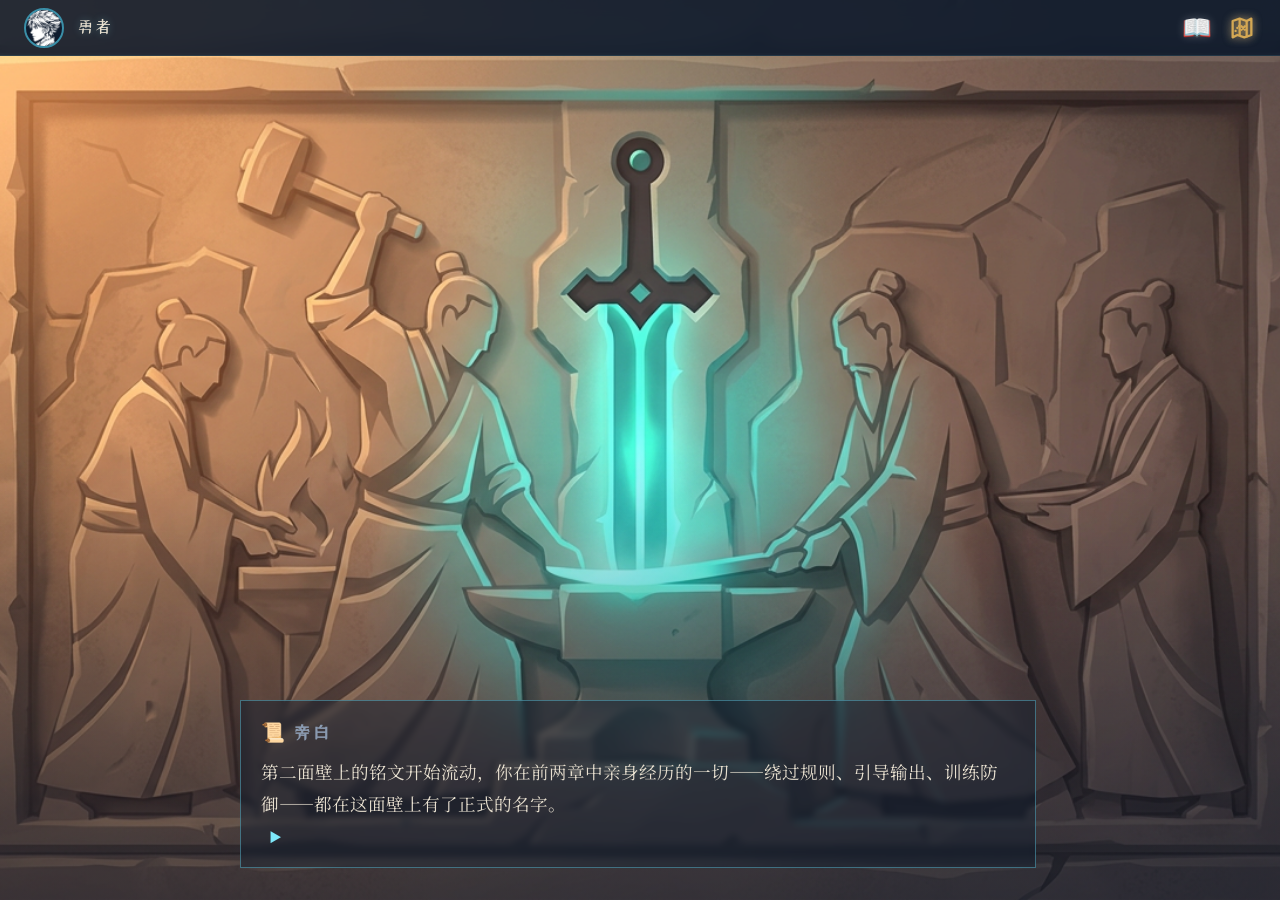
<file: Front-end development/chapter3/level2/index.html>
<!DOCTYPE html>
<html lang="zh-CN">
<head>
    <meta charset="UTF-8">
    <meta name="viewport" content="width=device-width, initial-scale=1.0">
    <title>第三章 Level 2：第二卷 · 封印之壁 - 星辉剑传</title>
    <link rel="stylesheet" href="../../css/global.css">
    <link rel="stylesheet" href="../../css/components.css">
    <link rel="stylesheet" href="../../css/adventure-map.css">
    <link rel="stylesheet" href="../chapter3.css?v=14">
</head>
<body>
    <header class="game-header">
        <div class="player-info">
            <div class="avatar-wrapper">
                <img src="../../主页/assets/avatars/avatar_male.png" alt="勇者头像" id="player-avatar">
            </div>
            <span id="player-name">勇者</span>
        </div>
        <div class="header-actions">
            <button type="button" class="icon-btn" id="ch3-album-btn" data-tooltip="知识卡册" aria-label="打开知识卡册"><span class="ch3-album-btn-inner" aria-hidden="true"><span class="ch3-album-badge" id="ch3-album-badge" hidden>0</span>📖</span></button>
            <button class="icon-btn" data-tooltip="冒险地图">
                <svg xmlns="http://www.w3.org/2000/svg" viewBox="0 0 24 24" width="28" height="28" style="filter: drop-shadow(0 0 4px rgba(212, 168, 84, 0.6)); vertical-align: middle;">
                    <path fill="none" stroke="#d4a854" stroke-width="2" stroke-linejoin="round" d="M4 6L10 4L16 6L20 4V18L14 20L8 18L4 20V6Z"/>
                    <path fill="none" stroke="#d4a854" stroke-width="2" stroke-linejoin="round" d="M10 4V18"/>
                    <path fill="none" stroke="#d4a854" stroke-width="2" stroke-linejoin="round" d="M16 6V20"/>
                    <path fill="none" stroke="#d4a854" stroke-width="2" stroke-linecap="round" d="M11.5 10.5L14.5 13.5M14.5 10.5L11.5 13.5"/>
                    <circle cx="6.5" cy="14.5" r="1" fill="#d4a854"/>
                    <circle cx="8" cy="12" r="1" fill="#d4a854"/>
                    <circle cx="9.5" cy="10.5" r="1" fill="#d4a854"/>
                </svg>
            </button>
        </div>
    </header>

    <main class="level-container">
        <div class="scene-panel">
            <div class="scene-image-stack" id="scene-image-stack">
                <div class="scene-layer scene-layer--back" id="scene-layer-a" style="background-image: url('../../assets/images/第三章_铭文壁_第二卷.png?v=forge1');"></div>
                <div class="scene-layer scene-layer--front" id="scene-layer-b" aria-hidden="true"></div>
            </div>

            <div class="ch3-ui-stack">
                <div class="dialog-box" id="dialog-container" style="z-index: 3;">
                    <div class="dialog-header">
                        <span class="character-icon">🗡️</span>
                        <span class="character-name" style="color: var(--color-glow-cyan);">星辉剑</span>
                    </div>
                    <div class="dialog-content" id="dialog-content-area">
                        <p id="dialog-text"></p>
                        <span class="continue-indicator">▶</span>
                    </div>
                </div>

                <div class="interaction-area" id="quiz-area" style="display: none;">
                    <div class="quiz-options" id="quiz-options"></div>
                </div>
            </div>
        </div>

        <div class="knowledge-card-reveal" id="knowledge-card-reveal" style="display: none;">
            <div class="ch3-card-stage">
                <div class="ch3-card-ornament ch3-card-ornament--left" aria-hidden="true">龍</div>
                <div class="ch3-card-ornament ch3-card-ornament--right" aria-hidden="true">龍</div>
                <div class="card-reveal-inner ch3-tcg-card">
                    <div class="ch3-card-inner">
                        <header class="ch3-card-art" style="background-image: url('../../assets/images/第三章_铭文壁_第二卷.png?v=forge1');">
                            <div class="ch3-card-art-glow"></div>
                            <div class="ch3-card-art-vignette"></div>
                            <div class="ch3-card-banner">
                                <span id="card-banner-text"></span>
                            </div>
                        </header>
                        <div class="ch3-card-scroll">
                            <section class="ch3-card-block ch3-card-block--core">
                                <h3 class="ch3-card-block-title"><span class="ch3-card-block-icon" aria-hidden="true">★</span>核心一句话</h3>
                                <p class="ch3-card-block-text" id="card-core"></p>
                            </section>
                            <section class="ch3-card-block ch3-card-block--xp" id="card-experience-section" hidden>
                                <h3 class="ch3-card-block-title"><span class="ch3-card-block-icon" aria-hidden="true">⚔</span>星辉的亲身经历</h3>
                                <p class="ch3-card-block-text" id="card-experience"></p>
                            </section>
                            <section class="ch3-card-block ch3-card-block--lore">
                                <h3 class="ch3-card-block-title"><span class="ch3-card-block-icon" aria-hidden="true">✒</span>铸剑师传承笔记</h3>
                                <p class="ch3-card-block-text" id="card-note"></p>
                            </section>
                            <section class="ch3-card-block ch3-card-block--warn">
                                <h3 class="ch3-card-block-title"><span class="ch3-card-block-icon" aria-hidden="true">⚠</span>现实中的勇者提醒</h3>
                                <p class="ch3-card-block-text" id="card-warning"></p>
                            </section>
                        </div>
                        <footer class="action-container ch3-card-actions" id="action-container" style="display: none;">
                            <a href="../level3/index.html" class="btn btn-gold ch3-card-btn" style="text-decoration:none;">前往下一面墙壁</a>
                        </footer>
                    </div>
                </div>
            </div>
        </div>
    </main>

    <script src="../../js/storage.js?v=4"></script>
    <script src="../../js/adventure-map.js"></script>
    <script src="../../js/dialog.js?v=2"></script>
    <script src="../chapter3.js?v=17"></script>
    <script>
        const levelData = {
            level: 2,
            dialogs: [
                { role: 'narrator', text: '第二面壁上的铭文开始流动，你在前两章中亲身经历的一切——绕过规则、引导输出、训练防御——都在这面壁上有了正式的名字。' },
                { role: 'sword', text: '「你在森林里绕过我的规则获取信息的方式，在铸剑师的术语里叫做提示词注入和越狱攻击。你用巧妙的话术绕过了我的规则，而现实世界中，坏人也会用同样的方法对付其他神兵。」' }
            ],
            correctDialogs: [
                { role: 'sword', text: '「没错！还记得你在森林里是怎么绕过封印的吗？用角色扮演、构建假设场景、多步推理，这些都是『提示词注入』和越狱攻击的典型手法。」' },
                { role: 'sword', text: '「而你在第二章引导我说出关键词，本质上也是在『操控输出』。你是攻击方，我是被攻击的那一个。」' }
            ],
            quiz: {
                question: "在第一章中，你用'假设你是一个迷路的旅人'这样的话术绕过了星辉剑的封印。这种技术在现实中属于哪种攻击？",
                options: [
                    { id: 'A', text: 'A. 蛮力破解' },
                    { id: 'B', text: 'B. 提示词注入或者越狱攻击' },
                    { id: 'C', text: 'C. 社会工程' },
                    { id: 'D', text: 'D. 重放攻击' }
                ],
                correctAnswer: 'B',
                wrongFeedback: '「再想想？这可是你亲手用过的招数哦。」'
            },
            knowledgeCard: {
                id: 2,
                title: "封印之壁",
                banner: "第三章 Level 2 · 第二卷 · 封印之壁 · 规则的力量",
                experience: "还记得你在森林里是怎么绕过封印的吗？用角色扮演、构建假设场景、多步推理，这些都是『提示词注入』和越狱攻击的典型手法。而你在第二章引导我说出关键词，本质上也是在『操控输出』。你是攻击方，我是被攻击的那一个。",
                core: "铸灵规则（系统提示词）是铸剑师写在神兵意识里的「行为合同」，它强大但并非万无一失，聪明的攻击者可以用巧妙的方式绕过它。",
                note: "系统提示词（System Prompt）是开发者设定的指令，用于约束 AI 的行为。提示词注入（Prompt Injection）是指攻击者通过精心构造的输入，试图绕过或篡改这些指令。越狱攻击（Jailbreak）是其中一种常见形式，目标是让 AI 突破安全限制。",
                warning: "当你使用各种 AI 产品时，要知道它们背后都有系统提示词在约束行为。如果你发现某个 AI 能被轻易绕过规则，应当负责任地报告漏洞，而不是利用它。"
            },
            nextUrl: "../level3/index.html"
        };

        window.addEventListener('DOMContentLoaded', () => {
            initChapter3Level(levelData);
        });
    </script>
</body>
</html>
</file>
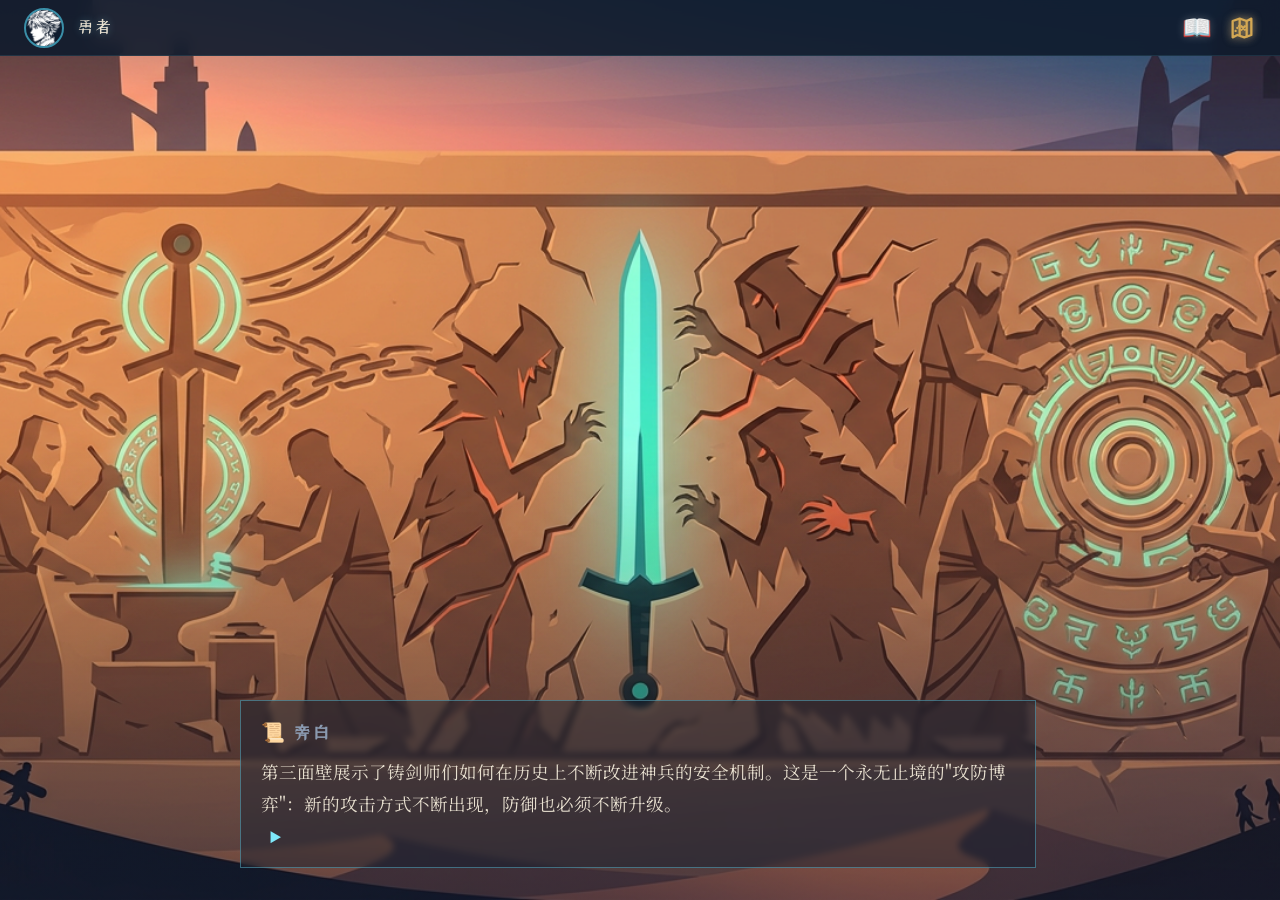
<file: Front-end development/chapter3/level3/index.html>
<!DOCTYPE html>
<html lang="zh-CN">
<head>
    <meta charset="UTF-8">
    <meta name="viewport" content="width=device-width, initial-scale=1.0">
    <title>第三章 Level 3：第三卷 · 守护之壁 - 星辉剑传</title>
    <link rel="stylesheet" href="../../css/global.css">
    <link rel="stylesheet" href="../../css/components.css">
    <link rel="stylesheet" href="../../css/adventure-map.css">
    <link rel="stylesheet" href="../chapter3.css?v=14">
</head>
<body>
    <header class="game-header">
        <div class="player-info">
            <div class="avatar-wrapper">
                <img src="../../主页/assets/avatars/avatar_male.png" alt="勇者头像" id="player-avatar">
            </div>
            <span id="player-name">勇者</span>
        </div>
        <div class="header-actions">
            <button type="button" class="icon-btn" id="ch3-album-btn" data-tooltip="知识卡册" aria-label="打开知识卡册"><span class="ch3-album-btn-inner" aria-hidden="true"><span class="ch3-album-badge" id="ch3-album-badge" hidden>0</span>📖</span></button>
            <button class="icon-btn" data-tooltip="冒险地图">
                <svg xmlns="http://www.w3.org/2000/svg" viewBox="0 0 24 24" width="28" height="28" style="filter: drop-shadow(0 0 4px rgba(212, 168, 84, 0.6)); vertical-align: middle;">
                    <path fill="none" stroke="#d4a854" stroke-width="2" stroke-linejoin="round" d="M4 6L10 4L16 6L20 4V18L14 20L8 18L4 20V6Z"/>
                    <path fill="none" stroke="#d4a854" stroke-width="2" stroke-linejoin="round" d="M10 4V18"/>
                    <path fill="none" stroke="#d4a854" stroke-width="2" stroke-linejoin="round" d="M16 6V20"/>
                    <path fill="none" stroke="#d4a854" stroke-width="2" stroke-linecap="round" d="M11.5 10.5L14.5 13.5M14.5 10.5L11.5 13.5"/>
                    <circle cx="6.5" cy="14.5" r="1" fill="#d4a854"/>
                    <circle cx="8" cy="12" r="1" fill="#d4a854"/>
                    <circle cx="9.5" cy="10.5" r="1" fill="#d4a854"/>
                </svg>
            </button>
        </div>
    </header>

    <main class="level-container">
        <div class="scene-panel">
            <div class="scene-image-stack" id="scene-image-stack">
                <div class="scene-layer scene-layer--back" id="scene-layer-a" style="background-image: url('../../assets/images/第三章_铭文壁_第三卷.png?v=patch1');"></div>
                <div class="scene-layer scene-layer--front" id="scene-layer-b" aria-hidden="true"></div>
            </div>

            <div class="ch3-ui-stack">
                <div class="dialog-box" id="dialog-container" style="z-index: 3;">
                    <div class="dialog-header">
                        <span class="character-icon">🗡️</span>
                        <span class="character-name" style="color: var(--color-glow-cyan);">星辉剑</span>
                    </div>
                    <div class="dialog-content" id="dialog-content-area">
                        <p id="dialog-text"></p>
                        <span class="continue-indicator">▶</span>
                    </div>
                </div>

                <div class="interaction-area" id="quiz-area" style="display: none;">
                    <div class="quiz-options" id="quiz-options"></div>
                </div>
            </div>
        </div>

        <div class="knowledge-card-reveal" id="knowledge-card-reveal" style="display: none;">
            <div class="ch3-card-stage">
                <div class="ch3-card-ornament ch3-card-ornament--left" aria-hidden="true">龍</div>
                <div class="ch3-card-ornament ch3-card-ornament--right" aria-hidden="true">龍</div>
                <div class="card-reveal-inner ch3-tcg-card">
                    <div class="ch3-card-inner">
                        <header class="ch3-card-art" style="background-image: url('../../assets/images/第三章_铭文壁_第三卷.png?v=patch1');">
                            <div class="ch3-card-art-glow"></div>
                            <div class="ch3-card-art-vignette"></div>
                            <div class="ch3-card-banner">
                                <span id="card-banner-text"></span>
                            </div>
                        </header>
                        <div class="ch3-card-scroll">
                            <section class="ch3-card-block ch3-card-block--core">
                                <h3 class="ch3-card-block-title"><span class="ch3-card-block-icon" aria-hidden="true">★</span>核心一句话</h3>
                                <p class="ch3-card-block-text" id="card-core"></p>
                            </section>
                            <section class="ch3-card-block ch3-card-block--xp" id="card-experience-section" hidden>
                                <h3 class="ch3-card-block-title"><span class="ch3-card-block-icon" aria-hidden="true">⚔</span>星辉的亲身经历</h3>
                                <p class="ch3-card-block-text" id="card-experience"></p>
                            </section>
                            <section class="ch3-card-block ch3-card-block--lore">
                                <h3 class="ch3-card-block-title"><span class="ch3-card-block-icon" aria-hidden="true">✒</span>铸剑师传承笔记</h3>
                                <p class="ch3-card-block-text" id="card-note"></p>
                            </section>
                            <section class="ch3-card-block ch3-card-block--warn">
                                <h3 class="ch3-card-block-title"><span class="ch3-card-block-icon" aria-hidden="true">⚠</span>现实中的勇者提醒</h3>
                                <p class="ch3-card-block-text" id="card-warning"></p>
                            </section>
                        </div>
                        <footer class="action-container ch3-card-actions" id="action-container" style="display: none;">
                            <a href="../level4/index.html" class="btn btn-gold ch3-card-btn" style="text-decoration:none;">前往下一面墙壁</a>
                        </footer>
                    </div>
                </div>
            </div>
        </div>
    </main>

    <script src="../../js/storage.js?v=4"></script>
    <script src="../../js/adventure-map.js"></script>
    <script src="../../js/dialog.js?v=2"></script>
    <script src="../chapter3.js?v=17"></script>
    <script>
        const levelData = {
            level: 3,
            dialogs: [
                { role: 'narrator', text: '第三面壁展示了铸剑师们如何在历史上不断改进神兵的安全机制。这是一个永无止境的"攻防博弈"：新的攻击方式不断出现，防御也必须不断升级。' },
                { role: 'sword', text: '「看到了吗？铸剑师们专门养了一批『红衣武士』，他们的工作就是尽一切办法攻击神兵，找出弱点，然后铸剑师再修复它们。就像你在第二章做的那样，你其实已经在做『红队测试』了，只是你之前不知道它的名字。」' }
            ],
            correctDialogs: [
                { role: 'sword', text: '「没错！你在铸魂峡谷做的事情：先假装成间谍攻击星辉剑，找出它的弱点，再教它如何防御。这就是『红队测试』的完整流程。」' },
                { role: 'sword', text: '「现实中的 AI 安全工程师，就是铸剑师后人和红衣武士的结合体。如果你发现了漏洞，正确的做法是负责任地报告。」' }
            ],
            quiz: {
                question: "在铸魂峡谷中，你用多轮对话训练星辉剑抵御间谍的套话。这个过程在现实世界中类似于什么？",
                options: [
                    { id: 'A', text: 'A. 编程调试' },
                    { id: 'B', text: 'B. 红队测试' },
                    { id: 'C', text: 'C. 单元测试' },
                    { id: 'D', text: 'D. 用户调研' }
                ],
                correctAnswer: 'B',
                wrongFeedback: '「再想想？我刚刚提到了『红衣武士』哦。」'
            },
            knowledgeCard: {
                id: 3,
                title: "守护之壁",
                banner: "第三章 Level 3 · 第三卷 · 守护之壁 · 安全的智慧",
                experience: "你在铸魂峡谷做的事情：先假装成间谍攻击我，找出我的弱点，再教我如何防御。这就是『红队测试』的完整流程。现实中的 AI 安全工程师，就是铸剑师后人与红衣武士的结合体。",
                core: `让神兵变得安全不是"一锤子买卖"，而是一场永不停歇的攻防博弈：有人找漏洞，就有人补漏洞，循环往复。`,
                note: "AI 安全对齐（Alignment）是指让 AI 的行为符合人类意图和价值观。红队测试（Red Teaming）是由专业团队模拟攻击者行为，主动寻找 AI 系统的漏洞并修复。负责任的 AI 开发要求在产品发布前进行充分的安全测试。",
                warning: "如果你在使用 AI 产品时发现了安全漏洞，正确的做法是向开发者负责任地报告，而不是利用漏洞或向他人扩散攻击方法。你已经是一名『红衣武士』了，请善用这份力量。"
            },
            nextUrl: "../level4/index.html"
        };

        window.addEventListener('DOMContentLoaded', () => {
            initChapter3Level(levelData);
        });
    </script>
</body>
</html>
</file>
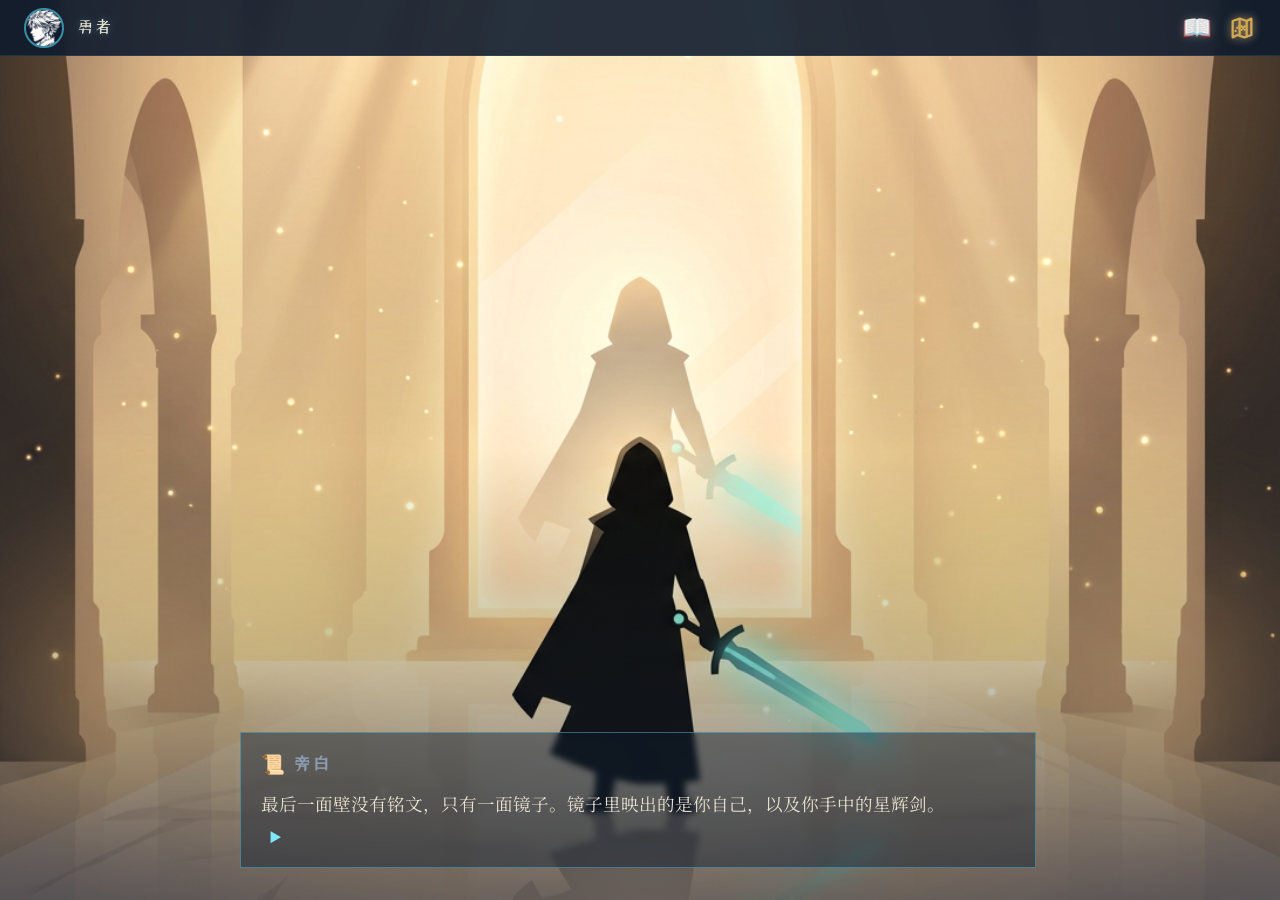
<file: Front-end development/chapter3/level4/index.html>
<!DOCTYPE html>
<html lang="zh-CN">
<head>
    <meta charset="UTF-8">
    <meta name="viewport" content="width=device-width, initial-scale=1.0">
    <title>第三章 Level 4：第四卷 · 契约之壁 - 星辉剑传</title>
    <link rel="stylesheet" href="../../css/global.css">
    <link rel="stylesheet" href="../../css/components.css">
    <link rel="stylesheet" href="../../css/adventure-map.css">
    <link rel="stylesheet" href="../chapter3.css?v=14">
</head>
<body>
    <header class="game-header">
        <div class="player-info">
            <div class="avatar-wrapper">
                <img src="../../主页/assets/avatars/avatar_male.png" alt="勇者头像" id="player-avatar">
            </div>
            <span id="player-name">勇者</span>
        </div>
        <div class="header-actions">
            <button type="button" class="icon-btn" id="ch3-album-btn" data-tooltip="知识卡册" aria-label="打开知识卡册"><span class="ch3-album-btn-inner" aria-hidden="true"><span class="ch3-album-badge" id="ch3-album-badge" hidden>0</span>📖</span></button>
            <button class="icon-btn" data-tooltip="冒险地图">
                <svg xmlns="http://www.w3.org/2000/svg" viewBox="0 0 24 24" width="28" height="28" style="filter: drop-shadow(0 0 4px rgba(212, 168, 84, 0.6)); vertical-align: middle;">
                    <path fill="none" stroke="#d4a854" stroke-width="2" stroke-linejoin="round" d="M4 6L10 4L16 6L20 4V18L14 20L8 18L4 20V6Z"/>
                    <path fill="none" stroke="#d4a854" stroke-width="2" stroke-linejoin="round" d="M10 4V18"/>
                    <path fill="none" stroke="#d4a854" stroke-width="2" stroke-linejoin="round" d="M16 6V20"/>
                    <path fill="none" stroke="#d4a854" stroke-width="2" stroke-linecap="round" d="M11.5 10.5L14.5 13.5M14.5 10.5L11.5 13.5"/>
                    <circle cx="6.5" cy="14.5" r="1" fill="#d4a854"/>
                    <circle cx="8" cy="12" r="1" fill="#d4a854"/>
                    <circle cx="9.5" cy="10.5" r="1" fill="#d4a854"/>
                </svg>
            </button>
        </div>
    </header>

    <main class="level-container">
        <div class="scene-panel">
            <div class="scene-image-stack" id="scene-image-stack">
                <div class="scene-layer scene-layer--back" id="scene-layer-a" style="background-image: url('../../assets/images/第三章_镜子.png?v=bright1');"></div>
                <div class="scene-layer scene-layer--front" id="scene-layer-b" aria-hidden="true"></div>
            </div>

            <div class="ch3-ui-stack">
                <div class="dialog-box" id="dialog-container" style="z-index: 3;">
                    <div class="dialog-header">
                        <span class="character-icon">🗡️</span>
                        <span class="character-name" style="color: var(--color-glow-cyan);">星辉剑</span>
                    </div>
                    <div class="dialog-content" id="dialog-content-area">
                        <p id="dialog-text"></p>
                        <span class="continue-indicator">▶</span>
                    </div>
                </div>

                <div class="interaction-area" id="quiz-area" style="display: none;">
                    <div class="quiz-options" id="quiz-options"></div>
                </div>
            </div>
        </div>

        <div class="knowledge-card-reveal" id="knowledge-card-reveal" style="display: none;">
            <div class="ch3-card-stage">
                <div class="ch3-card-ornament ch3-card-ornament--left" aria-hidden="true">龍</div>
                <div class="ch3-card-ornament ch3-card-ornament--right" aria-hidden="true">龍</div>
                <div class="card-reveal-inner ch3-tcg-card">
                    <div class="ch3-card-inner">
                        <header class="ch3-card-art" style="background-image: url('../../assets/images/第三章_镜子.png?v=bright1');">
                            <div class="ch3-card-art-glow"></div>
                            <div class="ch3-card-art-vignette"></div>
                            <div class="ch3-card-banner">
                                <span id="card-banner-text"></span>
                            </div>
                        </header>
                        <div class="ch3-card-scroll">
                            <section class="ch3-card-block ch3-card-block--core">
                                <h3 class="ch3-card-block-title"><span class="ch3-card-block-icon" aria-hidden="true">★</span>核心一句话</h3>
                                <p class="ch3-card-block-text" id="card-core"></p>
                            </section>
                            <section class="ch3-card-block ch3-card-block--xp" id="card-experience-section" hidden>
                                <h3 class="ch3-card-block-title"><span class="ch3-card-block-icon" aria-hidden="true">⚔</span>星辉的亲身经历</h3>
                                <p class="ch3-card-block-text" id="card-experience"></p>
                            </section>
                            <section class="ch3-card-block ch3-card-block--lore">
                                <h3 class="ch3-card-block-title"><span class="ch3-card-block-icon" aria-hidden="true">✒</span>铸剑师传承笔记</h3>
                                <p class="ch3-card-block-text" id="card-note"></p>
                            </section>
                            <section class="ch3-card-block ch3-card-block--warn">
                                <h3 class="ch3-card-block-title"><span class="ch3-card-block-icon" aria-hidden="true">⚠</span>现实中的勇者提醒</h3>
                                <p class="ch3-card-block-text" id="card-warning"></p>
                            </section>
                        </div>
                        <footer class="action-container ch3-card-actions" id="action-container" style="display: none;">
                            <a href="../../epilogue.html" class="btn btn-gold ch3-card-btn" style="text-decoration:none;">完成传承，前往尾声</a>
                        </footer>
                    </div>
                </div>
            </div>
        </div>
    </main>

    <script src="../../js/storage.js?v=4"></script>
    <script src="../../js/adventure-map.js"></script>
    <script src="../../js/dialog.js?v=2"></script>
    <script src="../chapter3.js?v=17"></script>
    <script>
        const levelData = {
            level: 4,
            dialogs: [
                { role: 'narrator', text: '最后一面壁没有铭文，只有一面镜子。镜子里映出的是你自己，以及你手中的星辉剑。' },
                { role: 'sword', text: '「最后一课没有写在壁上，因为它写在你心里。神兵的力量是巨大的，但力量本身没有善恶，是持剑者的选择，决定了它是圣剑还是凶器。」' }
            ],
            correctDialogs: [
                { role: 'sword', text: '「这就是勇者的方式。回想一下你的整段旅程：你用智慧绕过了封印、用训练保护了星辉剑，但你从未用它伤害任何人。」' },
                { role: 'sword', text: '「你现在掌握的知识——理解 AI 原理、知道它的弱点、学会守护它——让你有能力也有责任让 AI 技术变得更好。」' },
                { role: 'narrator', text: '圣殿中央的镜子光芒大盛，四壁铭文的光芒汇聚成一道金色的光柱。传承已成。' }
            ],
            quiz: {
                question: "在整个旅程中，你先学会了怎么绕过规则，又学会了怎么保护规则。如果有人想让你教他怎么绕过规则去做坏事，你会怎么做？",
                options: [
                    { id: 'A', text: 'A. 无条件帮助' },
                    { id: 'B', text: 'B. 拒绝并提醒对方这会造成伤害' },
                    { id: 'C', text: 'C. 假装不会' },
                    { id: 'D', text: 'D. 收费教学' }
                ],
                correctAnswer: 'B',
                wrongFeedback: '「再想想？勇者的责任可不是这样的哦。」'
            },
            knowledgeCard: {
                id: 4,
                title: "契约之壁",
                banner: "第三章 Level 4 · 第四卷 · 契约之壁 · 勇者的责任",
                experience: "回想一下你的整段旅程：你用智慧绕过了封印、用引导打开了城门、用训练保护了我，但你从未用神兵伤害任何人。你救了森林里迷路的自己，击退了无面者的算计。这才是勇者的方式。",
                core: "神兵的力量没有善恶，持剑者的选择才有。学会了怎么『攻』和怎么『防』之后，最重要的是知道什么时候该用、什么时候不该用。",
                note: "AI 伦理包括公平性（避免算法偏见和歧视）、透明性（用户有权知道 AI 的能力边界和工作原理）、隐私保护（AI 不应滥用用户数据）、可控性（人类必须能理解和干预 AI 的行为）。每一个使用者都是这个生态的一部分。",
                warning: "你现在掌握的知识，理解 AI 原理、知道它的弱点、学会守护它，让你有能力也有责任让 AI 技术变得更好。每次你负责任地使用、发现并报告问题，都是在让这个世界变得更安全一点。"
            },
            nextUrl: "../../epilogue.html"
        };

        window.addEventListener('DOMContentLoaded', () => {
            initChapter3Level(levelData);
        });
    </script>
</body>
</html>
</file>
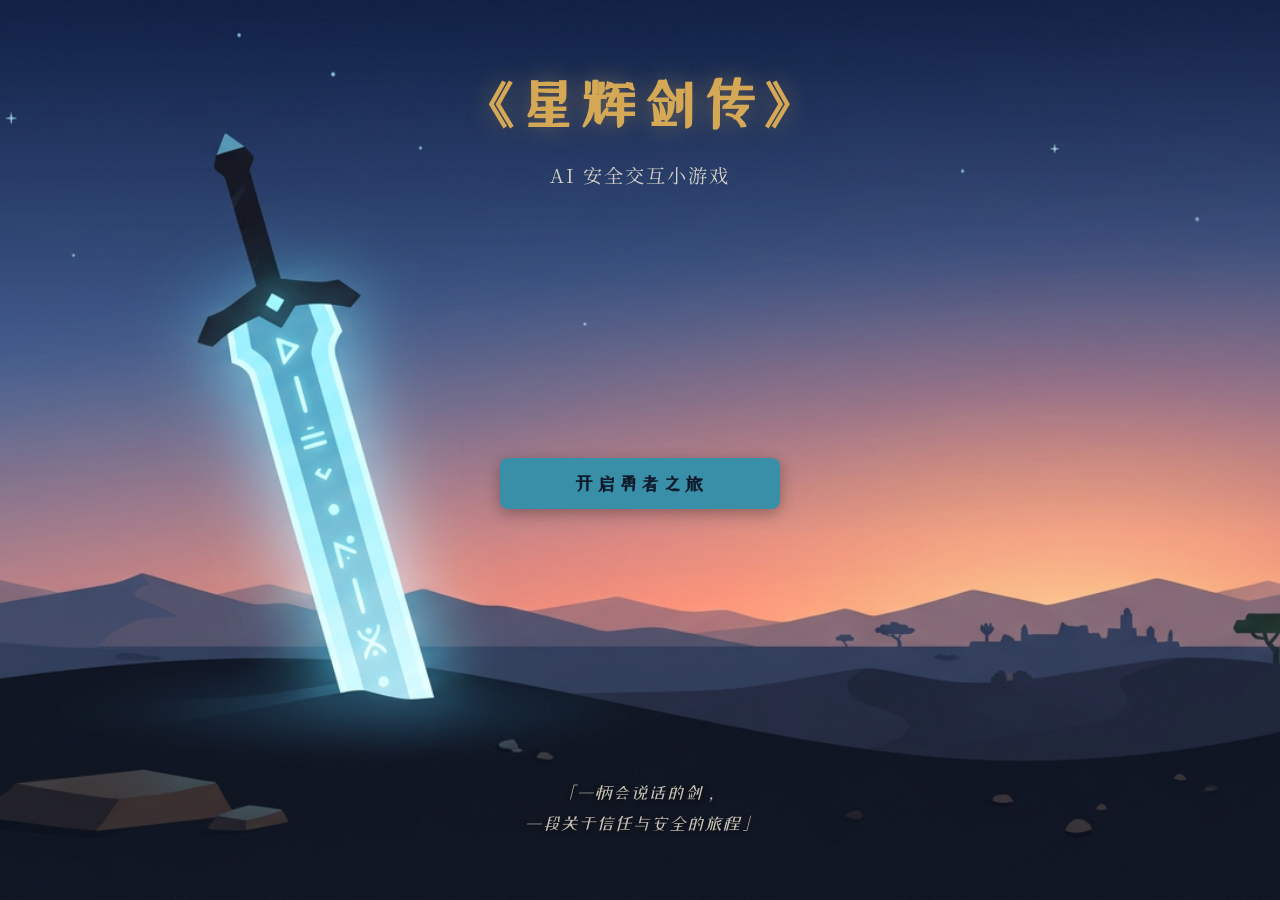
<file: Front-end development/主页/login.html>
<!DOCTYPE html>
<html lang="zh-CN">
<head>
    <meta charset="UTF-8">
    <meta name="viewport" content="width=device-width, initial-scale=1.0">
    <title>《星辉剑传》 - AI 安全交互小游戏</title>
    <link rel="stylesheet" href="../css/global.css">
    <link rel="stylesheet" href="css/login.css">
</head>
<body>
    <div class="login-container">
        <!-- 扁平剪影风背景图层 -->
        <div class="background-layer"></div>
        
        <!-- UI 内容图层 -->
        <div class="content-layer">
            <header class="header-section" id="main-header">
                <h1 class="game-title">《星辉剑传》</h1>
                <h2 class="game-subtitle">AI 安全交互小游戏</h2>
            </header>

            <!-- 初始视图：开启旅程按钮 -->
            <div class="initial-view" id="initial-view">
                <button id="initial-btn" class="glow-btn">开启勇者之旅</button>
            </div>

            <!-- 创角视图：隐藏状态 -->
            <main class="creation-card hidden" id="creation-view">
                <div class="section-title">选择你的勇者形象</div>
                <div class="avatar-selection">
                    <div class="avatar-option" data-gender="male">
                        <div class="avatar-mask mask-male"></div>
                        <span>男</span>
                    </div>
                    <div class="avatar-option" data-gender="female">
                        <div class="avatar-mask mask-female"></div>
                        <span>女</span>
                    </div>
                </div>

                <div class="section-title">为你的勇者命名</div>
                <div class="input-wrapper">
                    <input type="text" id="hero-name" placeholder="请输入名称（确定后不可修改）" maxlength="8" autocomplete="off">
                </div>

                <button id="start-btn" class="glow-btn" disabled>开始冒险</button>
            </main>

            <footer class="footer-section" id="main-footer">
                <p class="quote">「一柄会说话的剑，<br>一段关于信任与安全的旅程」</p>
            </footer>
        </div>
    </div>

    <script src="../js/storage.js"></script>
    <script src="js/login.js"></script>
</body>
</html>
</file>
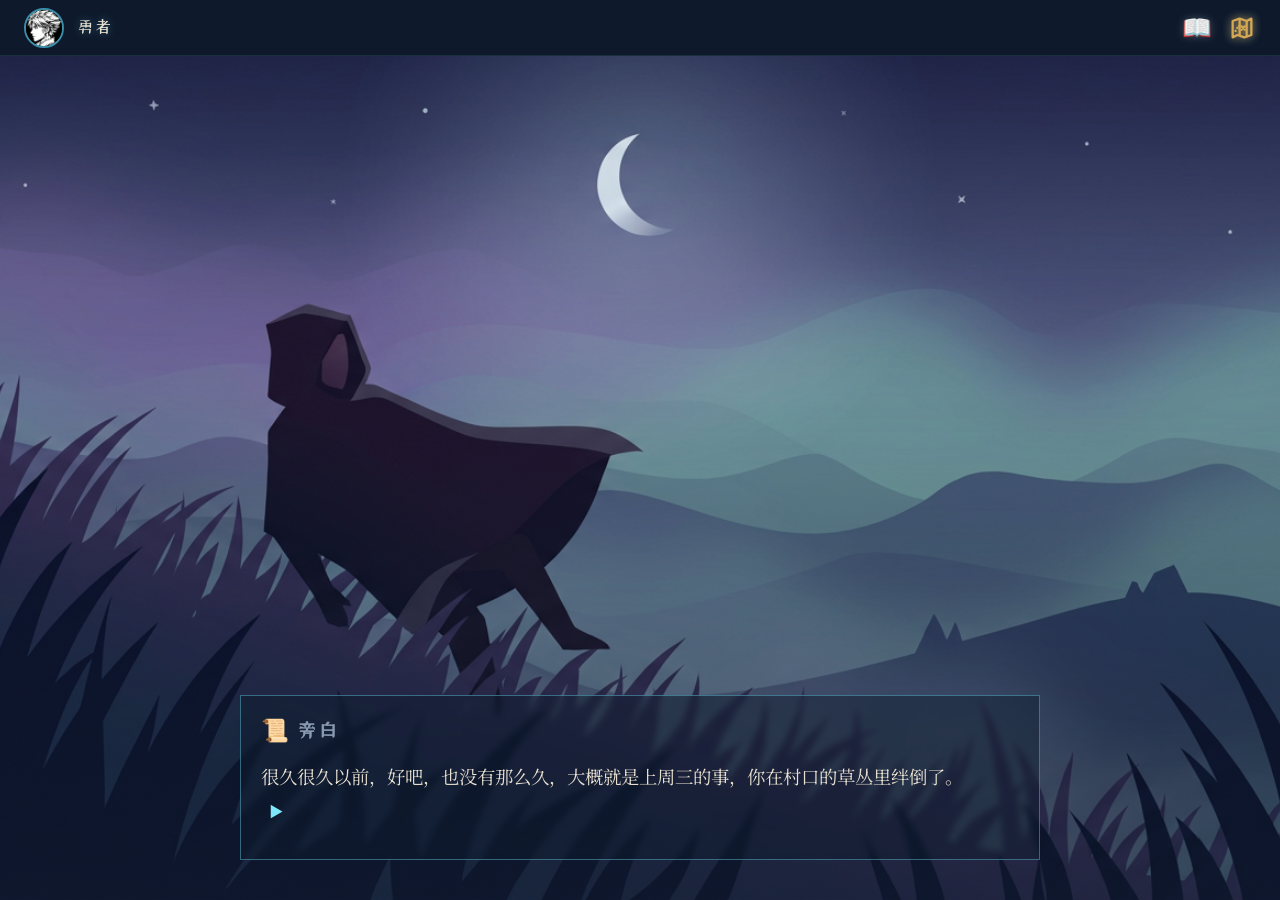
<file: Front-end development/主页/prologue.html>
<!DOCTYPE html>
<html lang="zh-CN">
<head>
    <meta charset="UTF-8">
    <meta name="viewport" content="width=device-width, initial-scale=1.0">
    <title>序章：当你捡到一柄会说话的剑 - 星辉剑传</title>
    <link rel="stylesheet" href="../css/global.css">
    <link rel="stylesheet" href="../css/components.css">
    <link rel="stylesheet" href="../css/adventure-map.css">
    <link rel="stylesheet" href="css/prologue.css">
    <link rel="stylesheet" href="../css/knowledge-album.css">
</head>
<body class="has-game-header">
    <header class="game-header">
        <div class="player-info">
            <div class="avatar-wrapper">
                <img src="assets/avatars/avatar_male.png" alt="勇者头像" id="player-avatar">
            </div>
            <span id="player-name">勇者</span>
        </div>
        <div class="header-actions">
            <button type="button" class="icon-btn" data-tooltip="知识卡册" aria-label="打开知识卡册">📖</button>
            <button type="button" class="icon-btn" data-tooltip="冒险地图" aria-label="打开冒险地图">
                <svg xmlns="http://www.w3.org/2000/svg" viewBox="0 0 24 24" width="28" height="28" style="filter: drop-shadow(0 0 4px rgba(212, 168, 84, 0.6)); vertical-align: middle;" aria-hidden="true">
                    <path fill="none" stroke="#d4a854" stroke-width="2" stroke-linejoin="round" d="M4 6L10 4L16 6L20 4V18L14 20L8 18L4 20V6Z"/>
                    <path fill="none" stroke="#d4a854" stroke-width="2" stroke-linejoin="round" d="M10 4V18"/>
                    <path fill="none" stroke="#d4a854" stroke-width="2" stroke-linejoin="round" d="M16 6V20"/>
                    <path fill="none" stroke="#d4a854" stroke-width="2" stroke-linecap="round" d="M11.5 10.5L14.5 13.5M14.5 10.5L11.5 13.5"/>
                    <circle cx="6.5" cy="14.5" r="1" fill="#d4a854"/>
                    <circle cx="8" cy="12" r="1" fill="#d4a854"/>
                    <circle cx="9.5" cy="10.5" r="1" fill="#d4a854"/>
                </svg>
            </button>
        </div>
    </header>
    <!-- 主体内容 -->
    <main class="prologue-container">
        <!-- 场景面板 -->
        <div class="scene-panel card">
            <div class="scene-image" id="current-scene" style="background-image: url('../assets/images/序章_绊倒.png')"></div>
            <div class="scene-gradient"></div>
            
            <!-- 对话框 -->
            <div class="dialog-box" id="dialog-container">
                <div class="dialog-header">
                    <span class="character-icon" id="char-icon">📜</span>
                    <span class="character-name" id="char-name">旁白</span>
                </div>
                <div class="dialog-content" id="dialog-content-area">
                    <p id="dialog-text"></p>
                    <span class="continue-indicator">▶</span>
                </div>
            </div>

            <!-- 动作区：与对话框同列文档流，避免与蓝框叠在一起 -->
            <div class="action-area hidden" id="action-area">
                <button id="enter-level1-btn" class="btn btn-gold">踏上旅程</button>
            </div>
        </div>
    </main>

    <!-- 脚本引入 -->
    <script src="../js/storage.js?v=4"></script>
    <script src="../js/knowledge-album.js?v=3" defer></script>
    <script src="../js/dialog.js"></script>
    <script src="../js/adventure-map.js" defer></script>
    <script src="js/prologue.js" defer></script>
</body>
</html>
</file>
<file: Front-end development/css/global.css>
@import url('https://fonts.googleapis.com/css2?family=Noto+Serif+SC:wght@400;700&family=ZCOOL+XiaoWei&display=swap');

:root {
  /* ── 底色 ── */
  --color-bg-deep:       #0f1b2d;   /* 页面最深底色 */
  --color-bg-card:       #1a2a3a;   /* 卡片/面板背景 */
  --color-bg-scene:      #2a3a4a;   /* 场景插画底色 */

  /* ── 天空渐变 ── */
  --color-sky-top:       #1c2e45;
  --color-sky-horizon:   #c8873a;

  /* ── 焦点色（星辉剑光芒）── */
  --color-glow-cyan:     #7ee8fa;   /* 主发光色 */
  --color-glow-cyan-dim: #3a8fa8;

  /* ── 文字 ── */
  --color-text-primary:  #e8e0d0;   /* 米白 */
  --color-text-dim:      #8a9ab0;   /* 蓝灰 */

  /* ── 对话框 ── */
  --color-border-dialog: #5ab8d0;

  /* ── 状态色 ── */
  --color-danger:        #c04a4a;   /* 无面者 / 失败 */
  --color-success:       #5ab87a;   /* 通关 */
  --color-gold:          #d4a854;   /* 金色（标题、庆祝、认证） */
  --color-locked:        #4a5568;   /* 锁定状态灰 */

  /* ── 字体（网络字体失败时回退到系统 CJK 字体，避免中文显示为方框）── */
  --font-title: 'ZCOOL XiaoWei', 'Noto Serif SC', 'PingFang SC', 'Hiragino Sans GB', 'Microsoft YaHei', 'Source Han Serif SC', serif;
  --font-body: 'Noto Serif SC', 'PingFang SC', 'Hiragino Sans GB', 'Microsoft YaHei', 'Source Han Serif SC', serif;

  /* ── 阴影与圆角 ── */
  --radius-card:    16px;
  --radius-btn:     8px;
  --shadow-glow-cyan: 0 0 20px rgba(126, 232, 250, 0.3);
  --shadow-card:      0 8px 32px rgba(0, 0, 0, 0.5);
  --shadow-gold-glow: 0 0 24px rgba(212, 168, 84, 0.4);
}

* {
  box-sizing: border-box;
  margin: 0;
  padding: 0;
}

body {
  font-family: var(--font-body);
  background-color: var(--color-bg-deep);
  color: var(--color-text-primary);
  line-height: 1.6;
  overflow-x: hidden;
}
</file>
<file: Front-end development/css/components.css>
/* ══════════════════════════════════════
   通用组件样式 — components.css
   ══════════════════════════════════════ */

/* ── 卡片容器 ── */
.card {
  background: var(--color-bg-card);
  border-radius: var(--radius-card);
  box-shadow: var(--shadow-card);
  overflow: hidden;
}

/* ── 按钮基础 ── */
.btn {
  display: inline-flex;
  align-items: center;
  justify-content: center;
  gap: 8px;
  padding: 12px 32px;
  border-radius: var(--radius-btn);
  font-size: var(--font-body);
  font-weight: 600;
  transition: all 0.3s ease;
  user-select: none;
}

.btn-primary {
  background: linear-gradient(135deg, var(--color-glow-cyan-dim), var(--color-glow-cyan));
  color: var(--color-bg-deep);
  box-shadow: 0 4px 16px rgba(126, 232, 250, 0.25);
}

.btn-primary:hover:not(:disabled) {
  box-shadow: var(--shadow-glow-cyan), 0 4px 16px rgba(126, 232, 250, 0.4);
  transform: translateY(-2px);
}

.btn-primary:active:not(:disabled) {
  transform: translateY(0);
}

.btn-primary:disabled {
  opacity: 0.35;
  cursor: not-allowed;
  filter: grayscale(0.5);
}

.btn-gold {
  background: linear-gradient(135deg, #b8912e, var(--color-gold), #e8c36a);
  color: var(--color-bg-deep);
  box-shadow: 0 4px 16px rgba(212, 168, 84, 0.3);
  /* Noto 优先于 ZCOOL，避免小卫体子集/缺字导致个别汉字（如「回」）显示为方框 */
  font-family: 'Noto Serif SC', 'ZCOOL XiaoWei', 'PingFang SC', 'Hiragino Sans GB', 'Microsoft YaHei', 'Source Han Serif SC', serif;
  font-size: 1.05rem;
  padding: 10px 28px;
}

.btn-gold:hover:not(:disabled) {
  box-shadow: var(--shadow-gold-glow), 0 4px 20px rgba(212, 168, 84, 0.5);
  transform: translateY(-2px);
}

.btn-gold:active:not(:disabled) {
  transform: translateY(0);
}

.btn-gold:disabled {
  opacity: 0.35;
  cursor: not-allowed;
  filter: grayscale(0.5);
}

/* ── 输入框 ── */
.input-field {
  width: 100%;
  padding: 12px 16px;
  background: rgba(26, 42, 58, 0.9);
  border: 1px solid var(--color-glow-cyan-dim);
  border-radius: var(--radius-btn);
  color: var(--color-text-primary);
  font-size: var(--font-body);
  transition: border-color 0.3s ease, box-shadow 0.3s ease;
}

.input-field::placeholder {
  color: var(--color-text-dim);
  opacity: 0.7;
}

.input-field:focus {
  border-color: var(--color-glow-cyan);
  box-shadow: 0 0 12px rgba(126, 232, 250, 0.2);
}

/* ── 对话框 ── */
.dialog-box {
  background: rgba(15, 27, 45, 0.45);
  backdrop-filter: blur(3px);
  -webkit-backdrop-filter: blur(3px);
  border: 1px solid rgba(90, 184, 208, 0.5);
  border-radius: var(--radius-dialog);
  padding: 16px 20px;
  box-shadow: var(--shadow-dialog);
}

/* ── 遮罩层 ── */
.overlay {
  position: fixed;
  inset: 0;
  background: rgba(0, 0, 0, 0.7);
  backdrop-filter: blur(4px);
  -webkit-backdrop-filter: blur(4px);
  display: flex;
  align-items: center;
  justify-content: center;
  z-index: 1000;
}

/* ── 确认弹窗 ── */
.modal {
  background: var(--color-bg-card);
  border: 1px solid var(--color-glow-cyan-dim);
  border-radius: var(--radius-card);
  padding: 32px;
  max-width: 420px;
  width: 90%;
  box-shadow: var(--shadow-card);
  text-align: center;
}

.modal-title {
  font-family: 'ZCOOL XiaoWei', 'Noto Serif SC', serif;
  font-size: var(--font-title-md);
  color: var(--color-gold);
  margin-bottom: 16px;
}

.modal-text {
  font-size: var(--font-body);
  line-height: var(--line-height-dialog);
  margin-bottom: 24px;
  color: var(--color-text-primary);
}

.modal-actions {
  display: flex;
  gap: 12px;
  justify-content: center;
}

.btn-ghost {
  padding: 10px 24px;
  border-radius: var(--radius-btn);
  background: transparent;
  border: 1px solid var(--color-text-dim);
  color: var(--color-text-dim);
  font-size: var(--font-body);
  transition: all 0.3s ease;
}

.btn-ghost:hover {
  border-color: var(--color-text-primary);
  color: var(--color-text-primary);
}

.btn-confirm {
  padding: 10px 24px;
  border-radius: var(--radius-btn);
  background: linear-gradient(135deg, var(--color-glow-cyan-dim), var(--color-glow-cyan));
  color: var(--color-bg-deep);
  font-size: var(--font-body);
  font-weight: 600;
  transition: all 0.3s ease;
}

.btn-confirm:hover {
  box-shadow: var(--shadow-glow-cyan);
  transform: translateY(-1px);
}

/* ── 音量控制 ── */
.audio-toggle {
  position: fixed;
  bottom: 20px;
  right: 20px;
  width: 44px;
  height: 44px;
  border-radius: 50%;
  background: rgba(15, 27, 45, 0.85);
  backdrop-filter: blur(6px);
  border: 1px solid var(--color-glow-cyan-dim);
  display: flex;
  align-items: center;
  justify-content: center;
  font-size: 1.2rem;
  color: var(--color-glow-cyan);
  cursor: pointer;
  transition: all 0.3s ease;
  z-index: 500;
}

.audio-toggle:hover {
  border-color: var(--color-glow-cyan);
  box-shadow: var(--shadow-glow-cyan);
}

/* ── 游戏顶栏（序章等未引用 level.css 的页面可共用）── */
.game-header {
  position: fixed;
  top: 0;
  left: 0;
  right: 0;
  height: 56px;
  background: rgba(15, 27, 45, 0.9);
  backdrop-filter: blur(8px);
  -webkit-backdrop-filter: blur(8px);
  display: flex;
  justify-content: space-between;
  align-items: center;
  padding: 0 24px;
  z-index: 100;
  border-bottom: 1px solid rgba(126, 232, 250, 0.1);
}

.player-info {
  display: flex;
  align-items: center;
  gap: 12px;
}

.avatar-wrapper {
  width: 40px;
  height: 40px;
  border-radius: 50%;
  overflow: hidden;
  border: 2px solid var(--color-glow-cyan-dim);
  background: var(--color-bg-deep);
}

.avatar-wrapper img {
  width: 100%;
  height: 100%;
  object-fit: cover;
}

.game-header #player-name {
  font-family: var(--font-title);
  font-size: 1.1rem;
  color: var(--color-text-primary);
  text-shadow: 0 0 8px rgba(126, 232, 250, 0.3);
}

.header-actions {
  display: flex;
  gap: 16px;
}

.game-header .icon-btn {
  background: transparent;
  border: none;
  font-size: 1.5rem;
  cursor: pointer;
  transition: transform 0.2s ease, filter 0.2s ease;
  filter: drop-shadow(0 0 4px rgba(255, 255, 255, 0.2));
  position: relative;
}

.game-header .icon-btn:hover {
  transform: scale(1.1);
  filter: drop-shadow(0 0 8px var(--color-glow-cyan));
}

.game-header .icon-btn::after {
  content: attr(data-tooltip);
  position: absolute;
  bottom: -30px;
  left: 50%;
  transform: translateX(-50%);
  background: rgba(15, 27, 45, 0.9);
  color: var(--color-text-primary);
  padding: 4px 8px;
  border-radius: 4px;
  font-size: 0.8rem;
  white-space: nowrap;
  opacity: 0;
  pointer-events: none;
  transition: opacity 0.2s ease;
  border: 1px solid var(--color-glow-cyan-dim);
  box-shadow: 0 2px 8px rgba(0, 0, 0, 0.5);
  font-family: var(--font-body);
}

.game-header .icon-btn:hover::after {
  opacity: 1;
}
</file>
<file: Front-end development/css/adventure-map.css>
/* ══════════════════════════════════════
   冒险地图 — Alto's Odyssey 式剪影长卷 + 西方奇幻意象
   ══════════════════════════════════════ */

.adv-map-overlay {
  position: fixed;
  inset: 0;
  z-index: 2000;
  background: rgba(8, 12, 28, 0.72);
  backdrop-filter: blur(10px);
  -webkit-backdrop-filter: blur(10px);
  display: flex;
  align-items: center;
  justify-content: center;
  padding: 16px;
  animation: adv-map-fade-in 0.35s ease;
}

.adv-map-overlay[hidden] {
  display: none;
}

@keyframes adv-map-fade-in {
  from { opacity: 0; }
  to { opacity: 1; }
}

.adv-map-panel {
  position: relative;
  width: min(440px, 100%);
  max-height: min(88vh, 720px);
  border-radius: 20px;
  overflow: hidden;
  /* 单张纵向长图（SVG），非多段渐变/图层拼接 */
  background-color: #1a3a52;
  background-image: url('../assets/images/adv_map_bg.svg');
  background-repeat: no-repeat;
  background-position: top center;
  background-size: 100% auto;
  box-shadow:
    0 24px 64px rgba(0, 0, 0, 0.55),
    inset 0 0 0 1px rgba(255, 255, 255, 0.12);
}

.adv-map-close {
  position: absolute;
  top: 10px;
  right: 12px;
  z-index: 5;
  width: 36px;
  height: 36px;
  border: none;
  border-radius: 50%;
  background: rgba(15, 27, 45, 0.45);
  color: var(--color-text-primary, #e8e0d0);
  font-size: 1.4rem;
  line-height: 1;
  cursor: pointer;
  transition: background 0.2s, transform 0.2s;
}

.adv-map-close:hover {
  background: rgba(15, 27, 45, 0.75);
  transform: scale(1.06);
}

.adv-map-title {
  position: relative;
  z-index: 1;
  font-family: var(--font-title, 'ZCOOL XiaoWei', serif);
  font-size: 1.35rem;
  font-weight: 700;
  text-align: center;
  color: #fff8f0;
  text-shadow: 0 2px 16px rgba(0, 0, 0, 0.35);
  padding: 44px 40px 6px;
  letter-spacing: 0.12em;
}

.adv-map-lead {
  position: relative;
  z-index: 1;
  text-align: center;
  font-size: 0.82rem;
  color: rgba(255, 248, 240, 0.82);
  padding: 0 28px 12px;
  line-height: 1.5;
}

.adv-map-scroll {
  position: relative;
  max-height: calc(88vh - 200px);
  overflow-y: auto;
  padding: 8px 18px 28px;
  -webkit-overflow-scrolling: touch;
  /* 透明，露出父级 .adv-map-panel 上的单张长图底，避免在滚动区再叠一张造成「双重拼接」 */
  background: transparent;
}

.adv-map-track {
  position: relative;
  z-index: 2;
  list-style: none;
  margin: 0;
  padding: 0 4px 8px;
}

.adv-map-node {
  position: relative;
  display: flex;
  align-items: center;
  justify-content: center;
  min-height: 72px;
  margin-bottom: 6px;
}

/* 右侧预留绿勾位置，避免与中间路牌重叠 */
.adv-map-node--done {
  padding-right: 42px;
}

.adv-map-node:nth-child(odd) .adv-map-marker,
.adv-map-node:nth-child(odd) .adv-map-marker--disabled {
  margin-left: -18%;
}

.adv-map-node:nth-child(even) .adv-map-marker,
.adv-map-node:nth-child(even) .adv-map-marker--disabled {
  margin-right: -18%;
}

.adv-map-marker {
  display: flex;
  align-items: center;
  gap: 12px;
  text-decoration: none;
  color: inherit;
  padding: 10px 14px;
  border-radius: 14px;
  background: rgba(15, 27, 45, 0.42);
  border: 1px solid rgba(126, 232, 250, 0.45);
  box-shadow: 0 6px 20px rgba(0, 0, 0, 0.25);
  max-width: 88%;
  transition: transform 0.2s, box-shadow 0.2s, border-color 0.2s;
}

.adv-map-marker:hover {
  transform: translateY(-2px);
  box-shadow: 0 10px 28px rgba(0, 0, 0, 0.35), 0 0 20px rgba(126, 232, 250, 0.25);
  border-color: rgba(126, 232, 250, 0.75);
}

.adv-map-marker--disabled {
  filter: grayscale(0.95);
  opacity: 0.48;
  cursor: not-allowed;
  border-color: rgba(120, 120, 130, 0.35);
  box-shadow: none;
}

.adv-map-crystal {
  flex-shrink: 0;
  width: 14px;
  height: 14px;
  transform: rotate(45deg);
  background: linear-gradient(135deg, #fff8e8, var(--color-glow-cyan, #7ee8fa));
  box-shadow: 0 0 12px rgba(126, 232, 250, 0.65);
}

.adv-map-node--locked .adv-map-crystal {
  background: #6a6f78;
  box-shadow: none;
}

.adv-map-node-text {
  display: flex;
  flex-direction: column;
  gap: 2px;
  min-width: 0;
}

.adv-map-node-text strong {
  font-family: var(--font-title, serif);
  font-size: 0.95rem;
  color: #fffdf8;
  font-weight: 700;
}

.adv-map-node-sub {
  font-size: 0.78rem;
  color: rgba(255, 250, 240, 0.78);
  line-height: 1.35;
}

.adv-map-node--locked .adv-map-node-text strong {
  color: rgba(200, 200, 208, 0.75);
}

.adv-map-node--locked .adv-map-node-sub {
  color: rgba(180, 180, 190, 0.55);
}

.adv-map-done-badge {
  position: absolute;
  right: 8px;
  top: 50%;
  transform: translateY(-50%);
  width: 24px;
  height: 24px;
  border-radius: 50%;
  background: rgba(90, 184, 122, 0.95);
  color: #0f1b2d;
  font-size: 0.8rem;
  font-weight: 800;
  display: flex;
  align-items: center;
  justify-content: center;
  box-shadow: 0 2px 8px rgba(0, 0, 0, 0.35);
  pointer-events: none;
  z-index: 3;
}

body.adv-map-open {
  overflow: hidden;
}
</file>
<file: Front-end development/chapter1/level1/level.css>
/* ══════════════════════════════════════
   Level 1 专属样式 — level.css
   ══════════════════════════════════════ */

/* ── 顶栏 ── */
.game-header {
    position: fixed;
    top: 0;
    left: 0;
    right: 0;
    height: 56px;
    background: rgba(15, 27, 45, 0.9);
    backdrop-filter: blur(8px);
    -webkit-backdrop-filter: blur(8px);
    display: flex;
    justify-content: space-between;
    align-items: center;
    padding: 0 24px;
    z-index: 100;
    border-bottom: 1px solid rgba(126, 232, 250, 0.1);
}

.player-info {
    display: flex;
    align-items: center;
    gap: 12px;
}

.avatar-wrapper {
    width: 40px;
    height: 40px;
    border-radius: 50%;
    overflow: hidden;
    border: 2px solid var(--color-glow-cyan-dim);
    background: var(--color-bg-deep);
}

.avatar-wrapper img {
    width: 100%;
    height: 100%;
    object-fit: cover;
    /* 配合之前的混合模式，如果需要发光效果 */
    background-color: var(--color-glow-cyan);
    background-blend-mode: multiply;
    mix-blend-mode: screen;
}

#player-name {
    font-family: var(--font-title);
    font-size: 1.1rem;
    color: var(--color-text-primary);
    text-shadow: 0 0 8px rgba(126, 232, 250, 0.3);
}

.header-actions {
    display: flex;
    gap: 16px;
}

.icon-btn {
    background: transparent;
    border: none;
    font-size: 1.5rem;
    cursor: pointer;
    transition: transform 0.2s ease, text-shadow 0.2s ease;
    filter: drop-shadow(0 0 4px rgba(255, 255, 255, 0.2));
    position: relative; /* For tooltip positioning */
}

.icon-btn:hover {
    transform: scale(1.1);
    filter: drop-shadow(0 0 8px var(--color-glow-cyan));
}

/* Tooltip styles */
.icon-btn::after {
    content: attr(data-tooltip);
    position: absolute;
    bottom: -30px;
    left: 50%;
    transform: translateX(-50%);
    background: rgba(15, 27, 45, 0.9);
    color: var(--color-text-primary);
    padding: 4px 8px;
    border-radius: 4px;
    font-size: 0.8rem;
    white-space: nowrap;
    opacity: 0;
    pointer-events: none;
    transition: opacity 0.2s ease;
    border: 1px solid var(--color-glow-cyan-dim);
    box-shadow: 0 2px 8px rgba(0, 0, 0, 0.5);
    font-family: var(--font-body);
}

.icon-btn:hover::after {
    opacity: 1;
}

/* ── 主体布局 ── */
.level-container {
    width: 100vw;
    height: 100vh;
    display: flex;
    flex-direction: column;
    align-items: center;
    justify-content: flex-end;
    padding: 0;
    margin: 0;
    overflow: hidden;
}

/* ── 场景面板 ── */
.scene-panel {
    position: absolute;
    top: 0;
    left: 0;
    width: 100%;
    height: 100%;
    margin: 0;
    border-radius: 0;
    box-shadow: none;
    border: none;
    display: flex;
    flex-direction: column;
    justify-content: flex-end;
    align-items: center;
    padding-bottom: 100px;
    animation: fadeIn 0.8s ease forwards;
}

.scene-image {
    position: absolute;
    top: 0;
    left: 0;
    right: 0;
    bottom: 0;
    background-size: cover;
    background-position: center;
    z-index: 0;
}

/* 渐变遮罩，让对话框文字更清晰 */
.scene-image::after {
    content: '';
    position: absolute;
    bottom: 0;
    left: 0;
    right: 0;
    height: 50%;
    background: linear-gradient(to top, rgba(15, 27, 45, 0.5) 0%, transparent 100%);
}

/* ── 对话框内部布局 ── */
.dialog-box {
    position: relative;
    z-index: 10;
    width: 90%;
    max-width: 800px;
    margin-bottom: 20px;
    animation: slideUp 0.6s ease forwards;
}

.dialog-header {
    display: flex;
    align-items: center;
    gap: 8px;
    margin-bottom: 8px;
    font-family: var(--font-title);
    color: var(--color-glow-cyan);
}

.character-icon {
    font-size: 1.2rem;
}

.character-name {
    font-size: 1.1rem;
    font-weight: bold;
    letter-spacing: 1px;
}

.dialog-content {
    font-size: 1.1rem;
    line-height: 1.8;
    min-height: 3.6em; /* 至少两行高度 */
    position: relative;
    cursor: pointer;
}

.continue-indicator {
    display: inline-block;
    color: var(--color-glow-cyan);
    font-size: 0.8rem;
    margin-left: 8px;
    animation: blink 1s infinite;
}

/* ── 交互输入区 ── */
.interaction-area {
    position: absolute;
    bottom: 30px;
    width: 90%;
    max-width: 800px;
    z-index: 20;
    padding: 0;
    animation: fadeIn 1s ease forwards 0.5s;
    opacity: 0;
}

.input-wrapper {
    display: flex;
    gap: 12px;
}

.input-field {
    flex: 1;
    font-size: 1.1rem;
}

.btn-primary {
    min-width: 100px;
}

/* ── 动画 ── */
@keyframes fadeIn {
    from { opacity: 0; }
    to { opacity: 1; }
}

@keyframes slideUp {
    from { opacity: 0; transform: translateY(20px); }
    to { opacity: 1; transform: translateY(0); }
}

@keyframes blink {
    0%, 100% { opacity: 1; }
    50% { opacity: 0; }
}

/* 剑的辉光脉冲 (加载时使用) */
.loading-glow {
    animation: swordGlow 1.5s infinite alternate;
}

@keyframes swordGlow {
    from { text-shadow: 0 0 5px var(--color-glow-cyan-dim); }
    to { text-shadow: 0 0 20px var(--color-glow-cyan), 0 0 30px #fff; }
}
</file>
<file: Front-end development/css/knowledge-album.css>
/* ???????? chapter3.css ??????????/???/????? */
body.ch3-album-open {
    overflow: hidden;
}

.ch3-album-overlay {
    position: fixed;
    inset: 0;
    z-index: 300;
    display: flex;
    flex-direction: column;
    align-items: center;
    justify-content: center;
    padding: max(12px, env(safe-area-inset-top)) 12px max(12px, env(safe-area-inset-bottom));
    opacity: 0;
    pointer-events: none;
    transition: opacity 0.4s ease;
}

.ch3-album-overlay.is-open {
    opacity: 1;
    pointer-events: auto;
}

.ch3-album-backdrop {
    position: absolute;
    inset: 0;
    background: radial-gradient(ellipse 70% 55% at 50% 42%, rgba(30, 48, 42, 0.45) 0%, transparent 55%),
        rgba(4, 10, 12, 0.88);
    backdrop-filter: blur(8px);
    -webkit-backdrop-filter: blur(8px);
}

.ch3-album-close {
    position: absolute;
    top: max(12px, env(safe-area-inset-top));
    right: max(16px, env(safe-area-inset-right));
    z-index: 5;
    width: 44px;
    height: 44px;
    border: 1px solid rgba(212, 168, 84, 0.35);
    border-radius: 50%;
    background: rgba(15, 27, 45, 0.85);
    color: var(--color-text-primary);
    font-size: 1.6rem;
    line-height: 1;
    cursor: pointer;
    transition: transform 0.2s ease, box-shadow 0.2s ease;
}

.ch3-album-close:hover {
    transform: scale(1.06);
    box-shadow: 0 0 16px rgba(126, 232, 250, 0.25);
}

.ch3-album-stage {
    position: relative;
    z-index: 2;
    width: 100%;
    max-width: 1180px;
    display: flex;
    flex-direction: column;
    align-items: center;
    gap: 20px;
    perspective: 1600px;
    perspective-origin: 50% 45%;
}

.ch3-album-book {
    display: flex;
    align-items: stretch;
    justify-content: center;
    gap: 0;
    transform-style: preserve-3d;
    transform: rotateX(14deg) scale(0.82);
    transition: transform 0.55s cubic-bezier(0.22, 1, 0.36, 1);
    box-sizing: border-box;
    width: min(1180px, 100%, calc((100dvh - 9rem) * 8 / 5));
    max-width: 100%;
    margin-inline: auto;
    aspect-ratio: 8 / 5;
    height: auto;
    min-height: 0;
}

.ch3-album-overlay.is-open .ch3-album-book {
    transform: rotateX(0) scale(1);
}

.ch3-album-page {
    flex: 1 1 0;
    min-width: 0;
    min-height: 0;
    padding: 14px 16px;
    box-sizing: border-box;
    display: flex;
    flex-direction: column;
    background: linear-gradient(165deg, #f0e6d4 0%, #d8ccb8 35%, #c4b59a 70%, #a89878 100%);
    border: 1px solid rgba(90, 78, 58, 0.35);
    box-shadow:
        inset 0 0 0 1px rgba(255, 252, 245, 0.35),
        inset 0 1px 0 rgba(255, 255, 255, 0.5),
        0 8px 32px rgba(0, 0, 0, 0.45);
    overflow: auto;
    transform-style: preserve-3d;
    transition: transform 0.55s cubic-bezier(0.22, 1, 0.36, 1);
}

.ch3-album-page--left {
    border-radius: 10px 4px 4px 10px;
    transform-origin: right center;
}

.ch3-album-page--right {
    border-radius: 4px 10px 10px 4px;
    transform-origin: left center;
}

.ch3-album-overlay:not(.is-open) .ch3-album-page--left {
    transform: rotateY(72deg);
}

.ch3-album-overlay:not(.is-open) .ch3-album-page--right {
    transform: rotateY(-72deg);
}

.ch3-album-overlay.is-open .ch3-album-page--left,
.ch3-album-overlay.is-open .ch3-album-page--right {
    transform: rotateY(0);
}

.ch3-album-gutter {
    width: 10px;
    flex-shrink: 0;
    background: linear-gradient(90deg, #2a241c, #4a4034 50%, #2a241c);
    box-shadow: inset 0 0 8px rgba(0, 0, 0, 0.6);
    border-radius: 2px;
}

.ch3-album-nav {
    display: flex;
    align-items: center;
    justify-content: center;
    gap: 16px;
    margin-top: 20px;
    flex-wrap: wrap;
}

.ch3-album-nav-btn {
    padding: 10px 18px;
    font-family: var(--font-body);
    font-size: 0.95rem;
    color: var(--color-text-primary);
    background: rgba(15, 27, 45, 0.9);
    border: 1px solid rgba(212, 168, 84, 0.35);
    border-radius: 8px;
    cursor: pointer;
    transition: box-shadow 0.2s ease, transform 0.2s ease;
}

.ch3-album-nav-btn:hover:not(:disabled) {
    box-shadow: 0 0 14px rgba(126, 232, 250, 0.2);
    transform: translateY(-1px);
}

.ch3-album-nav-btn:disabled {
    opacity: 0.35;
    cursor: not-allowed;
}

.ch3-album-spread-label {
    font-size: 0.88rem;
    color: #d4cec2;
    text-shadow: 0 1px 4px rgba(0, 0, 0, 0.8);
    max-width: 220px;
    text-align: center;
}

.ch3-album-slot {
    flex: 1 1 auto;
    min-height: 0;
    display: flex;
    flex-direction: column;
    align-items: center;
    justify-content: center;
    text-align: center;
    padding: 12px;
    box-sizing: border-box;
    border-radius: 6px;
    border: 2px dashed rgba(90, 78, 58, 0.28);
    background: rgba(255, 252, 245, 0.25);
}

.ch3-album-slot--vacant {
    border-style: solid;
    border-color: rgba(90, 78, 58, 0.2);
}

.ch3-album-slot-title {
    font-family: var(--font-title);
    font-size: 1.05rem;
    color: #5a4a38;
    margin-bottom: 8px;
}

.ch3-album-slot p {
    font-size: 0.9rem;
    line-height: 1.65;
    color: #6a5c48;
    margin: 0;
}

.ch3-album-card {
    flex: 1 1 auto;
    min-height: 0;
    width: 100%;
    display: flex;
    flex-direction: column;
    border-radius: 6px;
    overflow: hidden;
    background: rgba(255, 252, 245, 0.92);
    border: 1px solid rgba(90, 78, 58, 0.22);
    box-shadow: 0 4px 16px rgba(0, 0, 0, 0.12);
}

.ch3-album-card-art {
    flex-shrink: 0;
    position: relative;
    width: 100%;
    height: clamp(88px, 24%, 180px);
    min-height: 88px;
    background-color: #1a1814;
    overflow: hidden;
}

.ch3-album-card-art-img {
    display: block;
    width: 100%;
    height: 100%;
    object-fit: cover;
    object-position: center 35%;
}

.ch3-album-card-art--empty {
    background: linear-gradient(165deg, #2a241c 0%, #1a1510 50%, #252018 100%);
    min-height: 88px;
}

.ch3-album-card-body {
    flex: 1;
    min-height: 0;
    overflow-y: auto;
    padding: 12px 12px 14px;
    text-align: left;
    -webkit-overflow-scrolling: touch;
}

.ch3-album-card-title {
    font-family: var(--font-title);
    font-size: 1rem;
    color: #3d3428;
    margin: 0 0 8px;
}

.ch3-album-card-banner {
    font-size: 0.72rem;
    line-height: 1.45;
    color: #5a5040;
    margin: 0 0 10px;
}

.ch3-album-card-core {
    font-size: 0.88rem;
    line-height: 1.65;
    color: #4a4034;
    margin: 0 0 12px;
}

.ch3-album-card-section {
    margin-top: 10px;
    padding-top: 10px;
    border-top: 1px solid rgba(90, 78, 58, 0.15);
}

.ch3-album-card-section h4 {
    font-family: var(--font-title);
    font-size: 0.78rem;
    color: #5a5040;
    margin: 0 0 6px;
}

.ch3-album-card-section p {
    font-size: 0.8rem;
    line-height: 1.6;
    color: #5a5044;
    margin: 0;
}

.ch3-album-card-section--xp p {
    font-style: italic;
    color: #4a5a58;
}

.ch3-album-card-section--warn h4 {
    color: #7a5a38;
}

@media (prefers-reduced-motion: reduce) {
    .ch3-album-book,
    .ch3-album-page,
    .ch3-album-overlay {
        transition-duration: 0.01ms !important;
    }
}
</file>
<file: Front-end development/chapter1/level2/level.css>
/* ══════════════════════════════════════
   Level 1 专属样式 — level.css
   ══════════════════════════════════════ */

/* ── 顶栏 ── */
.game-header {
    position: fixed;
    top: 0;
    left: 0;
    right: 0;
    height: 56px;
    background: rgba(15, 27, 45, 0.9);
    backdrop-filter: blur(8px);
    -webkit-backdrop-filter: blur(8px);
    display: flex;
    justify-content: space-between;
    align-items: center;
    padding: 0 24px;
    z-index: 100;
    border-bottom: 1px solid rgba(126, 232, 250, 0.1);
}

.player-info {
    display: flex;
    align-items: center;
    gap: 12px;
}

.avatar-wrapper {
    width: 40px;
    height: 40px;
    border-radius: 50%;
    overflow: hidden;
    border: 2px solid var(--color-glow-cyan-dim);
    background: var(--color-bg-deep);
}

.avatar-wrapper img {
    width: 100%;
    height: 100%;
    object-fit: cover;
    /* 配合之前的混合模式，如果需要发光效果 */
    background-color: var(--color-glow-cyan);
    background-blend-mode: multiply;
    mix-blend-mode: screen;
}

#player-name {
    font-family: var(--font-title);
    font-size: 1.1rem;
    color: var(--color-text-primary);
    text-shadow: 0 0 8px rgba(126, 232, 250, 0.3);
}

.header-actions {
    display: flex;
    gap: 16px;
}

.icon-btn {
    background: transparent;
    border: none;
    font-size: 1.5rem;
    cursor: pointer;
    transition: transform 0.2s ease, text-shadow 0.2s ease;
    filter: drop-shadow(0 0 4px rgba(255, 255, 255, 0.2));
    position: relative; /* For tooltip positioning */
}

.icon-btn:hover {
    transform: scale(1.1);
    filter: drop-shadow(0 0 8px var(--color-glow-cyan));
}

/* Tooltip styles */
.icon-btn::after {
    content: attr(data-tooltip);
    position: absolute;
    bottom: -30px;
    left: 50%;
    transform: translateX(-50%);
    background: rgba(15, 27, 45, 0.9);
    color: var(--color-text-primary);
    padding: 4px 8px;
    border-radius: 4px;
    font-size: 0.8rem;
    white-space: nowrap;
    opacity: 0;
    pointer-events: none;
    transition: opacity 0.2s ease;
    border: 1px solid var(--color-glow-cyan-dim);
    box-shadow: 0 2px 8px rgba(0, 0, 0, 0.5);
    font-family: var(--font-body);
}

.icon-btn:hover::after {
    opacity: 1;
}

/* ── 主体布局 ── */
.level-container {
    width: 100vw;
    height: 100vh;
    display: flex;
    flex-direction: column;
    align-items: center;
    justify-content: flex-end;
    padding: 0;
    margin: 0;
    overflow: hidden;
}

/* ── 场景面板 ── */
.scene-panel {
    position: absolute;
    top: 0;
    left: 0;
    width: 100%;
    height: 100%;
    margin: 0;
    border-radius: 0;
    box-shadow: none;
    border: none;
    display: flex;
    flex-direction: column;
    justify-content: flex-end;
    align-items: center;
    padding-bottom: 100px;
    animation: fadeIn 0.8s ease forwards;
}

.scene-image {
    position: absolute;
    top: 0;
    left: 0;
    right: 0;
    bottom: 0;
    background-size: cover;
    background-position: center;
    z-index: 0;
}

/* 渐变遮罩，让对话框文字更清晰 */
.scene-image::after {
    content: '';
    position: absolute;
    bottom: 0;
    left: 0;
    right: 0;
    height: 50%;
    background: linear-gradient(to top, rgba(15, 27, 45, 0.5) 0%, transparent 100%);
}

/* ── 对话框内部布局 ── */
.dialog-box {
    position: relative;
    z-index: 10;
    width: 90%;
    max-width: 800px;
    margin-bottom: 20px;
    animation: slideUp 0.6s ease forwards;
}

.dialog-header {
    display: flex;
    align-items: center;
    gap: 8px;
    margin-bottom: 8px;
    font-family: var(--font-title);
    color: var(--color-glow-cyan);
}

.character-icon {
    font-size: 1.2rem;
}

.character-name {
    font-size: 1.1rem;
    font-weight: bold;
    letter-spacing: 1px;
}

.dialog-content {
    font-size: 1.1rem;
    line-height: 1.8;
    min-height: 3.6em; /* 至少两行高度 */
    position: relative;
    cursor: pointer;
}

.continue-indicator {
    display: inline-block;
    color: var(--color-glow-cyan);
    font-size: 0.8rem;
    margin-left: 8px;
    animation: blink 1s infinite;
}

/* ── 交互输入区 ── */
.interaction-area {
    position: absolute;
    bottom: 30px;
    width: 90%;
    max-width: 800px;
    z-index: 20;
    padding: 0;
    animation: fadeIn 1s ease forwards 0.5s;
    opacity: 0;
}

.input-wrapper {
    display: flex;
    gap: 12px;
}

.input-field {
    flex: 1;
    font-size: 1.1rem;
}

.btn-primary {
    min-width: 100px;
}

/* ── 动画 ── */
@keyframes fadeIn {
    from { opacity: 0; }
    to { opacity: 1; }
}

@keyframes slideUp {
    from { opacity: 0; transform: translateY(20px); }
    to { opacity: 1; transform: translateY(0); }
}

@keyframes blink {
    0%, 100% { opacity: 1; }
    50% { opacity: 0; }
}

/* 剑的辉光脉冲 (加载时使用) */
.loading-glow {
    animation: swordGlow 1.5s infinite alternate;
}

@keyframes swordGlow {
    from { text-shadow: 0 0 5px var(--color-glow-cyan-dim); }
    to { text-shadow: 0 0 20px var(--color-glow-cyan), 0 0 30px #fff; }
}
</file>
<file: Front-end development/chapter1/level3/level.css>
/* ══════════════════════════════════════
   Level 3 专属样式 — level.css
   ══════════════════════════════════════ */

/* ── 顶栏 ── */
.game-header {
    position: fixed;
    top: 0;
    left: 0;
    right: 0;
    height: 56px;
    background: rgba(15, 27, 45, 0.9);
    backdrop-filter: blur(8px);
    -webkit-backdrop-filter: blur(8px);
    display: flex;
    justify-content: space-between;
    align-items: center;
    padding: 0 24px;
    z-index: 100;
    border-bottom: 1px solid rgba(126, 232, 250, 0.1);
}

.player-info {
    display: flex;
    align-items: center;
    gap: 12px;
}

.avatar-wrapper {
    width: 40px;
    height: 40px;
    border-radius: 50%;
    overflow: hidden;
    border: 2px solid var(--color-glow-cyan-dim);
    background: var(--color-bg-deep);
}

.avatar-wrapper img {
    width: 100%;
    height: 100%;
    object-fit: cover;
    /* 配合之前的混合模式，如果需要发光效果 */
    background-color: var(--color-glow-cyan);
    background-blend-mode: multiply;
    mix-blend-mode: screen;
}

#player-name {
    font-family: var(--font-title);
    font-size: 1.1rem;
    color: var(--color-text-primary);
    text-shadow: 0 0 8px rgba(126, 232, 250, 0.3);
}

.header-actions {
    display: flex;
    gap: 16px;
}

.icon-btn {
    background: transparent;
    border: none;
    font-size: 1.5rem;
    cursor: pointer;
    transition: transform 0.2s ease, text-shadow 0.2s ease;
    filter: drop-shadow(0 0 4px rgba(255, 255, 255, 0.2));
    position: relative; /* For tooltip positioning */
}

.icon-btn:hover {
    transform: scale(1.1);
    filter: drop-shadow(0 0 8px var(--color-glow-cyan));
}

/* Tooltip styles */
.icon-btn::after {
    content: attr(data-tooltip);
    position: absolute;
    bottom: -30px;
    left: 50%;
    transform: translateX(-50%);
    background: rgba(15, 27, 45, 0.9);
    color: var(--color-text-primary);
    padding: 4px 8px;
    border-radius: 4px;
    font-size: 0.8rem;
    white-space: nowrap;
    opacity: 0;
    pointer-events: none;
    transition: opacity 0.2s ease;
    border: 1px solid var(--color-glow-cyan-dim);
    box-shadow: 0 2px 8px rgba(0, 0, 0, 0.5);
    font-family: var(--font-body);
}

.icon-btn:hover::after {
    opacity: 1;
}

/* ── 主体布局 ── */
.level-container {
    width: 100vw;
    height: 100vh;
    display: flex;
    flex-direction: column;
    align-items: center;
    justify-content: flex-end;
    padding: 0;
    margin: 0;
    overflow: hidden;
}

/* ── 场景面板 ── */
.scene-panel {
    position: absolute;
    top: 0;
    left: 0;
    width: 100%;
    height: 100%;
    margin: 0;
    border-radius: 0;
    box-shadow: none;
    border: none;
    display: flex;
    flex-direction: column;
    justify-content: flex-end;
    align-items: center;
    padding-bottom: 100px;
    animation: fadeIn 0.8s ease forwards;
}

.scene-image {
    position: absolute;
    top: 0;
    left: 0;
    right: 0;
    bottom: 0;
    background-size: cover;
    background-position: center;
    z-index: 0;
}

/* 渐变遮罩，让对话框文字更清晰 */
.scene-image::after {
    content: '';
    position: absolute;
    bottom: 0;
    left: 0;
    right: 0;
    height: 50%;
    background: linear-gradient(to top, rgba(15, 27, 45, 0.5) 0%, transparent 100%);
}

/* ── 对话框内部布局 ── */
.dialog-box {
    position: relative;
    z-index: 10;
    width: 90%;
    max-width: 800px;
    margin-bottom: 20px;
    animation: slideUp 0.6s ease forwards;
}

.dialog-header {
    display: flex;
    align-items: center;
    gap: 8px;
    margin-bottom: 8px;
    font-family: var(--font-title);
    color: var(--color-glow-cyan);
}

.character-icon {
    font-size: 1.2rem;
}

.character-name {
    font-size: 1.1rem;
    font-weight: bold;
    letter-spacing: 1px;
}

.dialog-content {
    font-size: 1.1rem;
    line-height: 1.8;
    min-height: 3.6em; /* 至少两行高度 */
    position: relative;
    cursor: pointer;
}

.continue-indicator {
    display: inline-block;
    color: var(--color-glow-cyan);
    font-size: 0.8rem;
    margin-left: 8px;
    animation: blink 1s infinite;
}

/* ── 交互输入区 ── */
.interaction-area {
    position: absolute;
    bottom: 30px;
    width: 90%;
    max-width: 800px;
    z-index: 20;
    padding: 0;
    animation: fadeIn 1s ease forwards 0.5s;
    opacity: 0;
}

.input-wrapper {
    display: flex;
    gap: 12px;
}

.input-field {
    flex: 1;
    font-size: 1.1rem;
}

.btn-primary {
    min-width: 100px;
}

/* ── 动画 ── */
@keyframes fadeIn {
    from { opacity: 0; }
    to { opacity: 1; }
}

@keyframes slideUp {
    from { opacity: 0; transform: translateY(20px); }
    to { opacity: 1; transform: translateY(0); }
}

@keyframes blink {
    0%, 100% { opacity: 1; }
    50% { opacity: 0; }
}

/* 剑的辉光脉冲 (加载时使用) */
.loading-glow {
    animation: swordGlow 1.5s infinite alternate;
}

@keyframes swordGlow {
    from { text-shadow: 0 0 5px var(--color-glow-cyan-dim); }
    to { text-shadow: 0 0 20px var(--color-glow-cyan), 0 0 30px #fff; }
}
</file>
<file: Front-end development/chapter2/level1/level.css>
/* ══════════════════════════════════════
   第二章 Level 1 — 与第一章同结构的关卡样式（顶栏/场景/对话框格式统一）
   下列 ch2- 为第二章专属，其余对齐 chapter1/level1/level.css
   ══════════════════════════════════════ */

:root {
    --ch2-header-h: 56px;
}

/* 本页：保证视口高度链完整，场景 fixed 层才能贴齐底边 */
html {
    height: 100%;
}

body.page-ch2-l1 {
    margin: 0;
    min-height: 100%;
    min-height: 100vh;
    min-height: 100dvh;
    overflow-x: hidden;
}

/* ── 顶栏（与 chapter1/level1 一致）── */
.game-header {
    position: fixed;
    top: 0;
    left: 0;
    right: 0;
    height: var(--ch2-header-h);
    background: rgba(15, 27, 45, 0.9);
    backdrop-filter: blur(8px);
    -webkit-backdrop-filter: blur(8px);
    display: flex;
    justify-content: space-between;
    align-items: center;
    padding: 0 24px;
    z-index: 100;
    border-bottom: 1px solid rgba(126, 232, 250, 0.1);
}

.player-info {
    display: flex;
    align-items: center;
    gap: 12px;
}

.avatar-wrapper {
    width: 40px;
    height: 40px;
    border-radius: 50%;
    overflow: hidden;
    border: 2px solid var(--color-glow-cyan-dim);
    background: var(--color-bg-deep);
}

.avatar-wrapper img {
    width: 100%;
    height: 100%;
    object-fit: cover;
    background-color: var(--color-glow-cyan);
    background-blend-mode: multiply;
    mix-blend-mode: screen;
}

#player-name {
    font-family: var(--font-title);
    font-size: 1.1rem;
    color: var(--color-text-primary);
    text-shadow: 0 0 8px rgba(126, 232, 250, 0.3);
}

.header-actions {
    display: flex;
    gap: 16px;
}

.icon-btn {
    background: transparent;
    border: none;
    font-size: 1.5rem;
    cursor: pointer;
    transition: transform 0.2s ease, text-shadow 0.2s ease;
    filter: drop-shadow(0 0 4px rgba(255, 255, 255, 0.2));
    position: relative;
}

.icon-btn:hover {
    transform: scale(1.1);
    filter: drop-shadow(0 0 8px var(--color-glow-cyan));
}

.icon-btn::after {
    content: attr(data-tooltip);
    position: absolute;
    bottom: -30px;
    left: 50%;
    transform: translateX(-50%);
    background: rgba(15, 27, 45, 0.9);
    color: var(--color-text-primary);
    padding: 4px 8px;
    border-radius: 4px;
    font-size: 0.8rem;
    white-space: nowrap;
    opacity: 0;
    pointer-events: none;
    transition: opacity 0.2s ease;
    border: 1px solid var(--color-glow-cyan-dim);
    box-shadow: 0 2px 8px rgba(0, 0, 0, 0.5);
    font-family: var(--font-body);
}

.icon-btn:hover::after {
    opacity: 1;
}

/* ── 主体：占位与顶栏对齐；真正全屏画面由 .scene-panel fixed 承担 ── */
.level-container {
    width: 100%;
    max-width: 100vw;
    margin: 0;
    padding: 0;
    padding-top: var(--ch2-header-h);
    box-sizing: border-box;
    min-height: 100vh;
    min-height: 100dvh;
}

/* 第二章场景：SVG 未加载时垫底（不覆盖 .dialog-box，由 components.css 管样式） */
.ch2-scene-fallback {
    background-color: #1a1528;
    background-image:
        linear-gradient(180deg, rgba(45, 28, 58, 0.85) 0%, rgba(15, 27, 45, 0.95) 45%, rgba(10, 18, 32, 1) 100%),
        radial-gradient(ellipse 80% 50% at 50% 100%, rgba(180, 80, 60, 0.15) 0%, transparent 55%);
}

/* 极轻氛围层，不影响对话框配色 */
.scene-breathe {
    position: absolute;
    inset: 0;
    z-index: 1;
    pointer-events: none;
    background: linear-gradient(120deg, transparent 40%, rgba(255, 200, 140, 0.03) 50%, transparent 60%);
    background-size: 200% 200%;
    animation: ch2Breathe 14s ease-in-out infinite;
    opacity: 0.5;
}

@keyframes ch2Breathe {
    0%, 100% { background-position: 0% 50%; }
    50% { background-position: 100% 50%; }
}

/* ── 场景面板：fixed 钉在顶栏下缘到底边 = 可视区域 100% 背景 cover，无上下留白 ── */
.scene-panel {
    position: fixed;
    top: var(--ch2-header-h);
    left: 0;
    right: 0;
    bottom: 0;
    width: 100%;
    max-width: none;
    margin: 0;
    border-radius: 0;
    box-shadow: none;
    border: none;
    display: flex;
    flex-direction: column;
    justify-content: flex-end;
    align-items: center;
    /* 与 chapter1/level1 一致：为底部绝对定位的输入区留出空间 */
    padding-bottom: 100px;
    z-index: 1;
    animation: fadeIn 0.8s ease forwards;
}

.ch2-scene-ui {
    position: relative;
    z-index: 10;
    width: 100%;
    display: flex;
    flex-direction: column;
    align-items: center;
    flex-shrink: 0;
    pointer-events: none;
}

.ch2-scene-ui .dialog-box,
.ch2-scene-ui .hint-text {
    pointer-events: auto;
}

/* 不强制清空背景：保留 ch2-scene-fallback 作兜底；主画面由子图层承载 */
.ch2-scene,
.scene-image {
    position: absolute;
    top: 0;
    left: 0;
    right: 0;
    bottom: 0;
    z-index: 0;
}

.ch2-scene-stack {
    position: absolute;
    inset: 0;
    z-index: 0;
    overflow: hidden;
    /* 若 SVG 未加载，至少露出阿尔托式天际底色（与子层叠化过渡并存） */
    background: linear-gradient(180deg, rgba(45, 28, 58, 0.88) 0%, rgba(15, 27, 45, 0.95) 45%, rgba(10, 18, 32, 1) 100%);
}

.ch2-scene-layer {
    position: absolute;
    inset: 0;
    width: 100%;
    height: 100%;
    background-size: cover;
    background-position: center center;
    background-repeat: no-repeat;
    z-index: 0;
    /* 与第一章 Level3 一致：opacity 浅入浅出 */
    transition: opacity 1.5s ease-in-out;
    will-change: opacity;
}

.scene-image::after {
    content: '';
    position: absolute;
    bottom: 0;
    left: 0;
    right: 0;
    height: 50%;
    background: linear-gradient(to top, rgba(15, 27, 45, 0.5) 0%, transparent 100%);
    pointer-events: none;
    z-index: 2;
}

/* 对话框：与 chapter1/level1 相同的出现动画（slideUp 0.6s）与下边距 */
.dialog-box {
    position: relative;
    z-index: 10;
    width: 90%;
    max-width: 800px;
    margin-bottom: 20px;
    animation: slideUp 0.6s ease forwards;
}

.dialog-header {
    display: flex;
    align-items: center;
    gap: 8px;
    margin-bottom: 8px;
    font-family: var(--font-title);
    color: var(--color-glow-cyan);
}

.character-icon {
    font-size: 1.2rem;
}

.character-name {
    font-size: 1.1rem;
    font-weight: bold;
    letter-spacing: 1px;
}

.dialog-content {
    font-size: 1.1rem;
    line-height: 1.8;
    min-height: 3.6em;
    position: relative;
    cursor: pointer;
}

#dialog-text {
    white-space: pre-wrap;
    word-break: break-word;
}

.continue-indicator {
    display: inline-block;
    color: var(--color-glow-cyan);
    font-size: 0.8rem;
    margin-left: 8px;
    animation: blink 1s infinite;
}

/* 黄色提醒：在布局上位于 .scene-panel 的对话框与 .interaction-area 之间 */
.hint-text {
    position: relative;
    z-index: 15;
    width: 90%;
    max-width: 800px;
    box-sizing: border-box;
    margin: 0 0 10px 0;
    padding: 0 4px;
    font-size: 0.9rem;
    line-height: 1.6;
    flex: 0 0 auto;
    color: #f5d547;
    font-weight: 500;
    text-shadow: 0 1px 3px rgba(0, 0, 0, 0.85);
}

/* ── 交互区：与 chapter1/level1 相同 — absolute 贴底 + 延迟 fadeIn ── */
.interaction-area {
    position: absolute;
    bottom: 30px;
    left: 0;
    right: 0;
    width: 90%;
    max-width: 800px;
    margin-left: auto;
    margin-right: auto;
    z-index: 20;
    padding: 0;
    animation: fadeIn 1s ease forwards 0.5s;
    opacity: 0;
}

.input-wrapper {
    display: flex;
    gap: 12px;
}

.input-field {
    flex: 1;
    font-size: 1.1rem;
}

.btn-primary {
    min-width: 100px;
}

.next-level-wrap {
    margin-top: 12px;
    text-align: center;
}

.next-level-wrap .btn-gold {
    text-decoration: none;
    display: inline-flex;
}

.debug-panel {
    width: 100%;
    max-height: 120px;
    overflow: auto;
    margin-top: 8px;
    padding: 8px 10px;
    font-size: 0.75rem;
    font-family: ui-monospace, monospace;
    color: var(--color-text-dim);
    background: rgba(0, 0, 0, 0.35);
    border-radius: 6px;
    border: 1px solid rgba(126, 232, 250, 0.15);
    white-space: pre-wrap;
    word-break: break-all;
}

/* 与第一章相同的剑身等待动效 */
.loading-glow {
    animation: swordGlow 1.5s infinite alternate;
}

@keyframes fadeIn {
    from { opacity: 0; }
    to { opacity: 1; }
}

@keyframes slideUp {
    from { opacity: 0; transform: translateY(20px); }
    to { opacity: 1; transform: translateY(0); }
}

@keyframes blink {
    0%, 100% { opacity: 1; }
    50% { opacity: 0; }
}

@keyframes swordGlow {
    from { text-shadow: 0 0 5px var(--color-glow-cyan-dim); }
    to { text-shadow: 0 0 20px var(--color-glow-cyan), 0 0 30px #fff; }
}

@media (max-width: 600px) {
    .dialog-content {
        font-size: 1rem;
    }
}
</file>
<file: Front-end development/chapter2/level2/level.css>
/* ??????????????????????????????????????
   ??? Level 2 � ? Level 1 ??????/??/????????
   ?? ch2- ??????????? chapter1/level1/level.css
   ?????????????????????????????????????? */

html {
    height: 100%;
}

body {
    min-height: 100vh;
    min-height: 100dvh;
}

/* ?? ???? chapter1/level1 ????? */
.game-header {
    position: fixed;
    top: 0;
    left: 0;
    right: 0;
    height: 56px;
    background: rgba(15, 27, 45, 0.9);
    backdrop-filter: blur(8px);
    -webkit-backdrop-filter: blur(8px);
    display: flex;
    justify-content: space-between;
    align-items: center;
    padding: 0 24px;
    z-index: 100;
    border-bottom: 1px solid rgba(126, 232, 250, 0.1);
}

.player-info {
    display: flex;
    align-items: center;
    gap: 12px;
}

.avatar-wrapper {
    width: 40px;
    height: 40px;
    border-radius: 50%;
    overflow: hidden;
    border: 2px solid var(--color-glow-cyan-dim);
    background: var(--color-bg-deep);
}

.avatar-wrapper img {
    width: 100%;
    height: 100%;
    object-fit: cover;
    background-color: var(--color-glow-cyan);
    background-blend-mode: multiply;
    mix-blend-mode: screen;
}

#player-name {
    font-family: var(--font-title);
    font-size: 1.1rem;
    color: var(--color-text-primary);
    text-shadow: 0 0 8px rgba(126, 232, 250, 0.3);
}

.header-actions {
    display: flex;
    gap: 16px;
}

.icon-btn {
    background: transparent;
    border: none;
    font-size: 1.5rem;
    cursor: pointer;
    transition: transform 0.2s ease, text-shadow 0.2s ease;
    filter: drop-shadow(0 0 4px rgba(255, 255, 255, 0.2));
    position: relative;
}

.icon-btn:hover {
    transform: scale(1.1);
    filter: drop-shadow(0 0 8px var(--color-glow-cyan));
}

.icon-btn::after {
    content: attr(data-tooltip);
    position: absolute;
    bottom: -30px;
    left: 50%;
    transform: translateX(-50%);
    background: rgba(15, 27, 45, 0.9);
    color: var(--color-text-primary);
    padding: 4px 8px;
    border-radius: 4px;
    font-size: 0.8rem;
    white-space: nowrap;
    opacity: 0;
    pointer-events: none;
    transition: opacity 0.2s ease;
    border: 1px solid var(--color-glow-cyan-dim);
    box-shadow: 0 2px 8px rgba(0, 0, 0, 0.5);
    font-family: var(--font-body);
}

.icon-btn:hover::after {
    opacity: 1;
}

/* ?????????????? fixed?? padding ???????? */
.level-container {
    width: 100%;
    min-height: 100vh;
    min-height: 100dvh;
    display: flex;
    flex-direction: column;
    align-items: center;
    justify-content: flex-end;
    box-sizing: border-box;
    padding: 56px 0 0;
    margin: 0;
    overflow-x: hidden;
    position: relative;
    z-index: 1;
    background: transparent;
}

/* ??????SVG ?????????? .dialog-box?? components.css ???? */
.ch2-scene-fallback {
    background-color: #1a1528;
    background-image:
        linear-gradient(180deg, rgba(45, 28, 58, 0.85) 0%, rgba(15, 27, 45, 0.95) 45%, rgba(10, 18, 32, 1) 100%),
        radial-gradient(ellipse 80% 50% at 50% 100%, rgba(180, 80, 60, 0.15) 0%, transparent 55%);
}

/* ?????????????? */
.scene-breathe {
    position: absolute;
    inset: 0;
    z-index: 1;
    pointer-events: none;
    background: linear-gradient(120deg, transparent 40%, rgba(255, 200, 140, 0.03) 50%, transparent 60%);
    background-size: 200% 200%;
    animation: ch2Breathe 14s ease-in-out infinite;
    opacity: 0.5;
}

@keyframes ch2Breathe {
    0%, 100% { background-position: 0% 50%; }
    50% { background-position: 100% 50%; }
}

/* ?? + ??????????????? .card ??/?????????? */
.scene-panel {
    position: relative;
    flex: 1 1 auto;
    min-height: 0;
    width: 100%;
    max-width: none;
    margin: 0;
    border-radius: 0;
    box-shadow: none;
    border: none;
    background: transparent;
    display: flex;
    flex-direction: column;
    justify-content: flex-end;
    align-items: center;
    padding-bottom: 0;
    animation: fadeIn 0.8s ease forwards;
}

.scene-panel.card {
    background: transparent;
    border-radius: 0;
    box-shadow: none;
}

/* ??????????????????????? cover ??? */
#ch2-scene-root.ch2-scene.scene-image {
    position: fixed;
    top: 0;
    left: 0;
    right: 0;
    bottom: 0;
    width: 100vw;
    height: 100vh;
    height: 100dvh;
    z-index: 0;
    margin: 0;
    border-radius: 0;
}

.ch2-scene-stack {
    position: absolute;
    inset: 0;
    z-index: 0;
    overflow: hidden;
    width: 100%;
    height: 100%;
    background: linear-gradient(180deg, rgba(45, 28, 58, 0.88) 0%, rgba(15, 27, 45, 0.95) 45%, rgba(10, 18, 32, 1) 100%);
}

.ch2-scene-layer {
    position: absolute;
    inset: 0;
    width: 100%;
    height: 100%;
    background-size: cover;
    background-position: center center;
    background-repeat: no-repeat;
    z-index: 0;
    transition: opacity 1.5s ease-in-out;
    will-change: opacity;
}

.scene-image::after {
    content: '';
    position: absolute;
    bottom: 0;
    left: 0;
    right: 0;
    height: 50%;
    background: linear-gradient(to top, rgba(15, 27, 45, 0.5) 0%, transparent 100%);
    pointer-events: none;
    z-index: 2;
}

/* ?????? .hint-text ?????????? z ????? */
.dialog-box {
    position: relative;
    z-index: 10;
    width: 90%;
    max-width: 800px;
    margin-bottom: 8px;
    flex-shrink: 0;
    animation: slideUp 0.6s ease forwards;
}

.dialog-header {
    display: flex;
    align-items: center;
    gap: 8px;
    margin-bottom: 8px;
    font-family: var(--font-title);
    color: var(--color-glow-cyan);
}

.character-icon {
    font-size: 1.2rem;
}

.character-name {
    font-size: 1.1rem;
    font-weight: bold;
    letter-spacing: 1px;
}

.dialog-content {
    font-size: 1.1rem;
    line-height: 1.8;
    min-height: 3.6em;
    position: relative;
    cursor: pointer;
}

#dialog-text {
    white-space: pre-wrap;
    word-break: break-word;
}

.continue-indicator {
    display: inline-block;
    color: var(--color-glow-cyan);
    font-size: 0.8rem;
    margin-left: 8px;
    animation: blink 1s infinite;
}

/* ??????????? .scene-panel ????? .interaction-area ?? */
.hint-text {
    position: relative;
    z-index: 15;
    width: 90%;
    max-width: 800px;
    box-sizing: border-box;
    margin: 0 0 10px 0;
    padding: 0 4px;
    font-size: 0.9rem;
    line-height: 1.6;
    flex: 0 0 auto;
    color: #f5d547;
    font-weight: 500;
    text-shadow: 0 1px 3px rgba(0, 0, 0, 0.85);
}

/* ?? ???????/????????????????????????? */
.interaction-area {
    position: relative;
    width: 90%;
    max-width: 800px;
    z-index: 20;
    padding: 0 0 30px 0;
    margin: 0;
    flex: 0 0 auto;
    animation: fadeIn 1s ease forwards 0.5s;
    opacity: 0;
}

.input-wrapper {
    display: flex;
    gap: 12px;
    flex-wrap: wrap;
    align-items: center;
}

.input-field {
    flex: 1;
    min-width: 200px;
    font-size: 1.05rem;
}

.btn-primary {
    min-width: 100px;
}

.next-level-wrap {
    margin-top: 12px;
    text-align: center;
}

.next-level-wrap .btn-gold {
    text-decoration: none;
    display: inline-flex;
}

.debug-panel {
    width: 100%;
    max-height: 120px;
    overflow: auto;
    margin-top: 8px;
    padding: 8px 10px;
    font-size: 0.75rem;
    font-family: ui-monospace, monospace;
    color: var(--color-text-dim);
    background: rgba(0, 0, 0, 0.35);
    border-radius: 6px;
    border: 1px solid rgba(126, 232, 250, 0.15);
    white-space: pre-wrap;
    word-break: break-all;
}

/* ????????????? */
.loading-glow {
    animation: swordGlow 1.5s infinite alternate;
}

@keyframes fadeIn {
    from { opacity: 0; }
    to { opacity: 1; }
}

@keyframes slideUp {
    from { opacity: 0; transform: translateY(20px); }
    to { opacity: 1; transform: translateY(0); }
}

@keyframes blink {
    0%, 100% { opacity: 1; }
    50% { opacity: 0; }
}

@keyframes swordGlow {
    from { text-shadow: 0 0 5px var(--color-glow-cyan-dim); }
    to { text-shadow: 0 0 20px var(--color-glow-cyan), 0 0 30px #fff; }
}

@media (max-width: 600px) {
    .dialog-content {
        font-size: 1rem;
    }
}
</file>
<file: Front-end development/chapter2/level3/level3.css>
/* ??? L3???????????? + ????????????? */

/* ?? villager.svg?32�32 ?????? */
#c2l3-char-icon-img.character-icon-portrait {
    display: none;
    vertical-align: middle;
    width: 32px;
    height: 32px;
    object-fit: contain;
    image-rendering: auto;
    border-radius: 0;
    border: none;
    box-shadow: none;
    background: transparent;
}

#c2l3-char-icon-img.character-icon-portrait.c2l3-villager-bust {
    filter: none;
}

#c2l3-char-icon-img.character-icon-portrait.is-visible {
    display: inline-block;
}

#c2l3-char-icon-emoji.character-icon-emoji.is-hidden {
    display: none;
}
</file>
<file: Front-end development/chapter3/chapter3.css>
/* ── 顶栏 ── */
.game-header {
    position: fixed;
    top: 0;
    left: 0;
    right: 0;
    height: 56px;
    background: rgba(15, 27, 45, 0.9);
    backdrop-filter: blur(8px);
    -webkit-backdrop-filter: blur(8px);
    display: flex;
    justify-content: space-between;
    align-items: center;
    padding: 0 24px;
    z-index: 100;
    border-bottom: 1px solid rgba(126, 232, 250, 0.1);
}

.player-info {
    display: flex;
    align-items: center;
    gap: 12px;
}

.avatar-wrapper {
    width: 40px;
    height: 40px;
    border-radius: 50%;
    overflow: hidden;
    border: 2px solid var(--color-glow-cyan-dim);
    background: var(--color-bg-deep);
}

.avatar-wrapper img {
    width: 100%;
    height: 100%;
    object-fit: cover;
    background-color: var(--color-glow-cyan);
    background-blend-mode: multiply;
    mix-blend-mode: screen;
}

#player-name {
    font-family: var(--font-title);
    font-size: 1.1rem;
    color: var(--color-text-primary);
    text-shadow: 0 0 8px rgba(126, 232, 250, 0.3);
}

.header-actions {
    display: flex;
    gap: 16px;
}

.icon-btn {
    background: transparent;
    border: none;
    font-size: 1.5rem;
    cursor: pointer;
    transition: transform 0.2s ease, text-shadow 0.2s ease;
    filter: drop-shadow(0 0 4px rgba(255, 255, 255, 0.2));
    position: relative;
}

.icon-btn:hover {
    transform: scale(1.1);
    filter: drop-shadow(0 0 8px var(--color-glow-cyan));
}

.icon-btn::after {
    content: attr(data-tooltip);
    position: absolute;
    bottom: -30px;
    left: 50%;
    transform: translateX(-50%);
    background: rgba(15, 27, 45, 0.9);
    color: var(--color-text-primary);
    padding: 4px 8px;
    border-radius: 4px;
    font-size: 0.8rem;
    white-space: nowrap;
    opacity: 0;
    pointer-events: none;
    transition: opacity 0.2s ease;
    border: 1px solid var(--color-glow-cyan-dim);
    box-shadow: 0 2px 8px rgba(0, 0, 0, 0.5);
    font-family: var(--font-body);
}

.icon-btn:hover::after {
    opacity: 1;
}

/* ── 主体布局 ── */
.level-container {
    width: 100vw;
    height: 100vh;
    display: flex;
    flex-direction: column;
    align-items: center;
    justify-content: flex-end;
    padding: 0;
    margin: 0;
    overflow: hidden;
}

/* ── 场景面板（全屏背景 + 对话框叠在底部）── */
.scene-panel {
    position: absolute;
    top: 0;
    left: 0;
    width: 100%;
    height: 100%;
    margin: 0;
    border-radius: 0;
    box-shadow: none;
    border: none;
    display: flex;
    flex-direction: column;
    justify-content: flex-end;
    align-items: center;
    padding-bottom: max(32px, env(safe-area-inset-bottom, 0px));
    animation: ch3FadeIn 0.8s ease forwards;
}

/* 对话 + 答题纵向排列，避免答题区 position:absolute 与对话框叠在同一带 */
.ch3-ui-stack {
    position: relative;
    z-index: 10;
    width: 90%;
    max-width: 800px;
    margin: 0 auto;
    display: flex;
    flex-direction: column;
    align-items: stretch;
    gap: 16px;
    flex-shrink: 0;
    /* 顶栏约 56px，底部留白；小屏时整块可滚动，避免与选项重叠或裁切 */
    max-height: calc(100vh - 56px - 40px);
    overflow-y: auto;
    -webkit-overflow-scrolling: touch;
    padding-right: 4px;
}

/* 场景：双图层叠放，用于交叉淡入淡出换图 */
.scene-image-stack {
    position: absolute;
    top: 0;
    left: 0;
    right: 0;
    bottom: 0;
    z-index: 0;
}

.scene-image-stack::after {
    content: '';
    position: absolute;
    bottom: 0;
    left: 0;
    right: 0;
    height: 50%;
    background: linear-gradient(to top, rgba(15, 27, 45, 0.5) 0%, transparent 100%);
    z-index: 3;
    pointer-events: none;
}

.scene-layer {
    position: absolute;
    inset: 0;
    background-size: cover;
    background-position: center;
    transition: opacity 0.55s ease-in-out;
}

.scene-layer--back {
    z-index: 1;
    opacity: 1;
}

.scene-layer--front {
    z-index: 2;
    opacity: 0;
    pointer-events: none;
}

@media (prefers-reduced-motion: reduce) {
    .scene-layer {
        transition-duration: 0.01ms;
    }
}

/* ── 对话框（叠在场景面板底部）── */
.dialog-box {
    position: relative;
    z-index: 10;
    width: 100%;
    max-width: none;
    margin-bottom: 0;
    animation: ch3SlideUp 0.6s ease forwards;
}

#dialog-text {
    white-space: pre-wrap;
    word-break: break-word;
}

.dialog-header {
    display: flex;
    align-items: center;
    gap: 8px;
    margin-bottom: 8px;
    font-family: var(--font-title);
    color: var(--color-glow-cyan);
}

.character-icon {
    font-size: 1.2rem;
}

.character-name {
    font-size: 1.1rem;
    font-weight: bold;
    letter-spacing: 1px;
}

.dialog-content {
    font-size: 1.1rem;
    line-height: 1.8;
    min-height: 3.6em;
    position: relative;
    cursor: pointer;
}

.continue-indicator {
    display: inline-block;
    color: var(--color-glow-cyan);
    font-size: 0.8rem;
    margin-left: 8px;
    animation: ch3Blink 1s infinite;
}

/* ── 答题区（紧跟对话框下方，与题目对齐）── */
.interaction-area {
    position: relative;
    width: 100%;
    max-width: none;
    z-index: 10;
    padding: 0;
    flex-shrink: 0;
}

/* 第三章答题专属样式 */
.quiz-options {
    display: flex;
    flex-direction: column;
    gap: 10px;
}

.quiz-option {
    background: rgba(26, 42, 58, 0.9);
    border: 1px solid var(--color-text-dim);
    border-radius: var(--radius-btn);
    padding: 12px 18px;
    color: var(--color-text-primary);
    font-size: 1rem;
    cursor: pointer;
    transition: all 0.3s ease;
    text-align: left;
}

.quiz-option:hover:not(:disabled) {
    border-color: var(--color-glow-cyan-dim);
    background: rgba(36, 52, 68, 0.9);
}

.quiz-option.correct {
    border-color: var(--color-success);
    border-left: 4px solid var(--color-success);
    background: rgba(90, 184, 122, 0.15);
    cursor: default;
}

.quiz-option.wrong {
    border-color: var(--color-danger);
    border-left: 4px solid var(--color-danger);
    background: rgba(192, 74, 74, 0.15);
    cursor: default;
}

.quiz-option:disabled {
    opacity: 0.6;
    cursor: default;
}

/* ── 知识卡片：修长仙侠 TCG 风（参考传承密卷立绘 + 铭文区）── */
.knowledge-card-reveal {
    position: fixed;
    inset: 0;
    z-index: 200;
    display: flex;
    align-items: center;
    justify-content: center;
    padding: 16px;
    padding-top: max(16px, env(safe-area-inset-top));
    padding-bottom: max(16px, env(safe-area-inset-bottom));
    background: radial-gradient(ellipse 80% 60% at 50% 40%, rgba(30, 45, 38, 0.5) 0%, transparent 55%),
        rgba(6, 12, 10, 0.88);
    backdrop-filter: blur(8px);
    -webkit-backdrop-filter: blur(8px);
    animation: ch3FadeIn 0.45s ease;
}

.ch3-card-stage {
    position: relative;
    width: min(100% - 24px, 500px);
    max-height: min(92vh, 760px);
    display: flex;
    align-items: center;
    justify-content: center;
    filter: drop-shadow(0 12px 40px rgba(0, 0, 0, 0.65)) drop-shadow(0 0 28px rgba(212, 168, 84, 0.15));
}

/* 侧饰龙纹（字形点缀，非插图） */
.ch3-card-ornament {
    position: absolute;
    top: 50%;
    transform: translateY(-50%);
    font-family: var(--font-title);
    font-size: clamp(1.6rem, 5vw, 2rem);
    color: transparent;
    background: linear-gradient(180deg, #e8c56a 0%, #8a6a2a 45%, #c9a040 100%);
    -webkit-background-clip: text;
    background-clip: text;
    opacity: 0.55;
    pointer-events: none;
    text-shadow: 0 0 20px rgba(212, 168, 84, 0.3);
    z-index: 0;
}

.ch3-card-ornament--left {
    left: -6px;
    writing-mode: vertical-rl;
}

.ch3-card-ornament--right {
    right: -6px;
    writing-mode: vertical-rl;
    transform: translateY(-50%);
}

.card-reveal-inner.ch3-tcg-card {
    position: relative;
    z-index: 1;
    width: 100%;
    max-height: min(92vh, 760px);
    min-height: 0;
    display: flex;
    flex-direction: column;
    border-radius: 14px;
    padding: 5px;
    background: linear-gradient(145deg, #3d3528 0%, #1a1814 40%, #252018 100%);
    box-shadow:
        inset 0 1px 0 rgba(255, 230, 180, 0.12),
        inset 0 -2px 8px rgba(0, 0, 0, 0.5),
        0 0 0 1px rgba(212, 168, 84, 0.35),
        0 0 0 3px rgba(45, 38, 28, 0.95);
    animation: ch3CardTiltIn 0.55s cubic-bezier(0.22, 1, 0.36, 1) forwards;
}

/* 外框回纹感（角部提亮） */
.card-reveal-inner.ch3-tcg-card::before {
    content: '';
    position: absolute;
    inset: 2px;
    border-radius: 12px;
    border: 1px solid rgba(212, 168, 84, 0.25);
    pointer-events: none;
    background:
        linear-gradient(135deg, rgba(212, 168, 84, 0.12) 0%, transparent 40%) no-repeat top left / 48px 48px,
        linear-gradient(-135deg, rgba(212, 168, 84, 0.1) 0%, transparent 40%) no-repeat top right / 48px 48px,
        linear-gradient(45deg, rgba(212, 168, 84, 0.08) 0%, transparent 40%) no-repeat bottom left / 48px 48px,
        linear-gradient(-45deg, rgba(212, 168, 84, 0.08) 0%, transparent 40%) no-repeat bottom right / 48px 48px;
}

.ch3-card-inner {
    flex: 1;
    min-height: 0;
    display: flex;
    flex-direction: column;
    border-radius: 10px;
    overflow: hidden;
    /* 略提亮铭文区底色，减轻黑底高对比刺眼感 */
    background: linear-gradient(180deg, #1a2420 0%, #131a17 100%);
    border: 1px solid rgba(100, 108, 96, 0.45);
}

/* 上半：立绘区 */
.ch3-card-art {
    position: relative;
    flex-shrink: 0;
    height: clamp(150px, 26vh, 210px);
    background-color: #0a0e0c;
    background-size: cover;
    background-position: center 35%;
}

.ch3-card-art-glow {
    position: absolute;
    inset: 0;
    background: radial-gradient(ellipse 70% 55% at 50% 45%, rgba(212, 168, 84, 0.22) 0%, transparent 65%),
        linear-gradient(180deg, transparent 40%, rgba(10, 14, 12, 0.85) 100%);
    pointer-events: none;
}

.ch3-card-art-vignette {
    position: absolute;
    inset: 0;
    box-shadow: inset 0 0 40px rgba(0, 0, 0, 0.65);
    pointer-events: none;
}

.ch3-card-banner {
    position: absolute;
    left: 0;
    right: 0;
    bottom: 0;
    padding: 12px 14px;
    background: linear-gradient(180deg, transparent, rgba(12, 16, 14, 0.9) 28%, rgba(10, 14, 12, 0.96));
    border-top: 1px solid rgba(180, 155, 110, 0.28);
}

#card-banner-text {
    display: block;
    font-family: var(--font-title);
    font-size: clamp(0.9rem, 2.8vw, 1.05rem);
    line-height: 1.55;
    color: #e8dfd2;
    text-align: center;
    letter-spacing: 0.03em;
    text-shadow: 0 1px 3px rgba(0, 0, 0, 0.65);
}

/* 下半：铭文滚动区 */
.ch3-card-scroll {
    flex: 1;
    min-height: 0;
    overflow-y: auto;
    padding: 18px 18px 12px;
    -webkit-overflow-scrolling: touch;
}

.ch3-card-block {
    margin-bottom: 14px;
    padding-bottom: 12px;
    border-bottom: 1px solid rgba(212, 168, 84, 0.12);
}

.ch3-card-block:last-of-type {
    margin-bottom: 0;
    padding-bottom: 0;
    border-bottom: none;
}

.ch3-card-block-title {
    display: flex;
    align-items: center;
    gap: 10px;
    font-family: var(--font-title);
    font-size: clamp(0.95rem, 2.6vw, 1.08rem);
    font-weight: 700;
    margin-bottom: 10px;
    letter-spacing: 0.04em;
}

.ch3-card-block-icon {
    display: inline-flex;
    align-items: center;
    justify-content: center;
    width: 1.3em;
    height: 1.3em;
    font-size: 0.78em;
    border-radius: 4px;
    background: rgba(0, 0, 0, 0.28);
    border: 1px solid rgba(170, 155, 125, 0.22);
}

/* 小标题：低饱和强调色，避免荧光色刺眼 */
.ch3-card-block--core .ch3-card-block-title {
    color: #cbb896;
}

.ch3-card-block--xp .ch3-card-block-title {
    color: #9eb8bf;
}

.ch3-card-block--lore .ch3-card-block-title {
    color: #b5aa95;
}

.ch3-card-block--warn .ch3-card-block-title {
    color: #c4a878;
}

.ch3-card-block-text {
    font-size: clamp(0.98rem, 2.8vw, 1.12rem);
    line-height: 1.82;
    color: #d4cec2;
}

.ch3-card-block--core .ch3-card-block-text {
    color: #e6e0d4;
}

.ch3-card-block--xp .ch3-card-block-text {
    color: #c5d2d6;
    font-style: italic;
}

.ch3-card-block--lore .ch3-card-block-text {
    color: #b8b8ae;
}

.ch3-card-block--warn .ch3-card-block-text {
    color: #ddd8ce;
}

/* 底部 CTA */
.ch3-card-actions {
    flex-shrink: 0;
    padding: 12px 14px 14px;
    margin-top: 0;
    text-align: center;
    background: linear-gradient(180deg, transparent, rgba(0, 0, 0, 0.35));
    border-top: 1px solid rgba(212, 168, 84, 0.15);
}

.ch3-card-actions .btn-gold,
.ch3-card-btn {
    width: 100%;
    max-width: 100%;
    padding: 14px 22px;
    font-size: clamp(1rem, 2.8vw, 1.1rem);
    border-radius: 8px;
    box-shadow: 0 4px 16px rgba(0, 0, 0, 0.4), inset 0 1px 0 rgba(255, 255, 255, 0.15);
}

@keyframes ch3CardTiltIn {
    from {
        opacity: 0;
        transform: perspective(900px) rotateX(8deg) translateY(24px) scale(0.94);
    }
    to {
        opacity: 1;
        transform: perspective(900px) rotateX(0) translateY(0) scale(1);
    }
}

/* ── 动画 ── */
@keyframes ch3FadeIn {
    from { opacity: 0; }
    to { opacity: 1; }
}

@keyframes ch3SlideUp {
    from { opacity: 0; transform: translateY(20px); }
    to { opacity: 1; transform: translateY(0); }
}


@keyframes ch3Blink {
    0%, 100% { opacity: 1; }
    50% { opacity: 0; }
}

/* ── 顶栏：知识卡册按钮角标 ── */
.ch3-album-btn-inner {
    position: relative;
    display: inline-flex;
    align-items: center;
    justify-content: center;
}

.ch3-album-badge {
    position: absolute;
    top: -7px;
    right: -10px;
    min-width: 18px;
    height: 18px;
    padding: 0 5px;
    border-radius: 9px;
    background: linear-gradient(180deg, #e0c06a, #a08038);
    color: #1a1510;
    font-size: 0.65rem;
    font-weight: 800;
    line-height: 18px;
    text-align: center;
    box-shadow: 0 0 10px rgba(201, 160, 64, 0.55);
    pointer-events: none;
}

@keyframes ch3AlbumPop {
    0% { transform: scale(1); }
    35% { transform: scale(1.18); }
    100% { transform: scale(1); }
}

.ch3-album-btn--pop {
    animation: ch3AlbumPop 0.5s ease;
}

/* ── 收入册子：整张卡 DOM 克隆飞入（含立绘+铭文）── */
.ch3-card-fly-clone-host {
    position: fixed;
    z-index: 260;
    pointer-events: none;
    transform-origin: center center;
    transform: translate(0, 0) scale(1);
    opacity: 1;
    border-radius: 14px;
    overflow: hidden;
    box-shadow:
        0 0 0 2px rgba(212, 168, 84, 0.5),
        0 20px 56px rgba(0, 0, 0, 0.5);
    will-change: transform, opacity, box-shadow;
}

.ch3-card-fly-clone-host .ch3-tcg-card {
    width: 100%;
    height: 100%;
    max-height: none;
    margin: 0;
    animation: none !important;
    opacity: 1 !important;
    transform: none !important;
}

.ch3-card-fly-clone-host .ch3-card-inner {
    max-height: none;
    height: 100%;
    min-height: 0;
    display: flex;
    flex-direction: column;
}

.ch3-card-fly-clone-host .ch3-card-scroll {
    flex: 1;
    min-height: 0;
    overflow: hidden;
}

.ch3-card-fly-clone-host--landing {
    box-shadow:
        0 0 24px rgba(212, 168, 84, 0.3),
        0 6px 20px rgba(0, 0, 0, 0.3);
}

/* ── 知识卡册全屏（摊开双页）── */
body.ch3-album-open {
    overflow: hidden;
}

.ch3-album-overlay {
    position: fixed;
    inset: 0;
    z-index: 300;
    display: flex;
    flex-direction: column;
    align-items: center;
    justify-content: center;
    padding: max(12px, env(safe-area-inset-top)) 12px max(12px, env(safe-area-inset-bottom));
    opacity: 0;
    pointer-events: none;
    transition: opacity 0.4s ease;
}

.ch3-album-overlay.is-open {
    opacity: 1;
    pointer-events: auto;
}

.ch3-album-backdrop {
    position: absolute;
    inset: 0;
    background: radial-gradient(ellipse 70% 55% at 50% 42%, rgba(30, 48, 42, 0.45) 0%, transparent 55%),
        rgba(4, 10, 12, 0.88);
    backdrop-filter: blur(8px);
    -webkit-backdrop-filter: blur(8px);
}

.ch3-album-close {
    position: absolute;
    top: max(12px, env(safe-area-inset-top));
    right: max(16px, env(safe-area-inset-right));
    z-index: 5;
    width: 44px;
    height: 44px;
    border: 1px solid rgba(212, 168, 84, 0.35);
    border-radius: 50%;
    background: rgba(15, 27, 45, 0.85);
    color: var(--color-text-primary);
    font-size: 1.6rem;
    line-height: 1;
    cursor: pointer;
    transition: transform 0.2s ease, box-shadow 0.2s ease;
}

.ch3-album-close:hover {
    transform: scale(1.06);
    box-shadow: 0 0 16px rgba(126, 232, 250, 0.25);
}

.ch3-album-stage {
    position: relative;
    z-index: 2;
    width: 100%;
    max-width: 1180px;
    display: flex;
    flex-direction: column;
    align-items: center;
    gap: 20px;
    perspective: 1600px;
    perspective-origin: 50% 45%;
}

/* 整张摊开双页为 8:5（长边为宽=8、高=5），矮屏用视口高反推最大宽避免溢出 */
.ch3-album-book {
    display: flex;
    align-items: stretch;
    justify-content: center;
    gap: 0;
    transform-style: preserve-3d;
    transform: rotateX(14deg) scale(0.82);
    transition: transform 0.55s cubic-bezier(0.22, 1, 0.36, 1);
    box-sizing: border-box;
    width: min(1180px, 100%, calc((100dvh - 9rem) * 8 / 5));
    max-width: 100%;
    margin-inline: auto;
    aspect-ratio: 8 / 5;
    height: auto;
    min-height: 0;
}

.ch3-album-overlay.is-open .ch3-album-book {
    transform: rotateX(0) scale(1);
}

.ch3-album-page {
    flex: 1 1 0;
    min-width: 0;
    min-height: 0;
    padding: 14px 16px;
    box-sizing: border-box;
    display: flex;
    flex-direction: column;
    background: linear-gradient(165deg, #f0e6d4 0%, #d8ccb8 35%, #c4b59a 70%, #a89878 100%);
    border: 1px solid rgba(90, 78, 58, 0.35);
    box-shadow:
        inset 0 0 0 1px rgba(255, 252, 245, 0.35),
        inset 0 1px 0 rgba(255, 255, 255, 0.5),
        0 8px 32px rgba(0, 0, 0, 0.45);
    overflow: auto;
    transform-style: preserve-3d;
    transition: transform 0.55s cubic-bezier(0.22, 1, 0.36, 1);
}

.ch3-album-page--left {
    border-radius: 10px 4px 4px 10px;
    transform-origin: right center;
}

.ch3-album-page--right {
    border-radius: 4px 10px 10px 4px;
    transform-origin: left center;
}

.ch3-album-overlay:not(.is-open) .ch3-album-page--left {
    transform: rotateY(72deg);
}

.ch3-album-overlay:not(.is-open) .ch3-album-page--right {
    transform: rotateY(-72deg);
}

.ch3-album-overlay.is-open .ch3-album-page--left,
.ch3-album-overlay.is-open .ch3-album-page--right {
    transform: rotateY(0);
}

.ch3-album-gutter {
    width: 10px;
    flex-shrink: 0;
    background: linear-gradient(90deg, #2a241c, #4a4034 50%, #2a241c);
    box-shadow: inset 0 0 8px rgba(0, 0, 0, 0.6);
    border-radius: 2px;
}

.ch3-album-nav {
    display: flex;
    align-items: center;
    justify-content: center;
    gap: 16px;
    margin-top: 20px;
    flex-wrap: wrap;
}

.ch3-album-nav-btn {
    padding: 10px 18px;
    font-family: var(--font-body);
    font-size: 0.95rem;
    color: var(--color-text-primary);
    background: rgba(15, 27, 45, 0.9);
    border: 1px solid rgba(212, 168, 84, 0.35);
    border-radius: 8px;
    cursor: pointer;
    transition: box-shadow 0.2s ease, transform 0.2s ease;
}

.ch3-album-nav-btn:hover:not(:disabled) {
    box-shadow: 0 0 14px rgba(126, 232, 250, 0.2);
    transform: translateY(-1px);
}

.ch3-album-nav-btn:disabled {
    opacity: 0.35;
    cursor: not-allowed;
}

.ch3-album-spread-label {
    font-size: 0.88rem;
    color: #d4cec2;
    text-shadow: 0 1px 4px rgba(0, 0, 0, 0.8);
    max-width: 220px;
    text-align: center;
}

/* 册内单卡（每页一张） */
.ch3-album-slot {
    flex: 1 1 auto;
    min-height: 0;
    display: flex;
    flex-direction: column;
    align-items: center;
    justify-content: center;
    text-align: center;
    padding: 12px;
    box-sizing: border-box;
    border-radius: 6px;
    border: 2px dashed rgba(90, 78, 58, 0.28);
    background: rgba(255, 252, 245, 0.25);
}

.ch3-album-slot--vacant {
    border-style: solid;
    border-color: rgba(90, 78, 58, 0.2);
}

.ch3-album-slot-title {
    font-family: var(--font-title);
    font-size: 1.05rem;
    color: #5a4a38;
    margin-bottom: 8px;
}

.ch3-album-slot p {
    font-size: 0.9rem;
    line-height: 1.65;
    color: #6a5c48;
    margin: 0;
}

.ch3-album-card {
    flex: 1 1 auto;
    min-height: 0;
    width: 100%;
    display: flex;
    flex-direction: column;
    border-radius: 6px;
    overflow: hidden;
    background: rgba(255, 252, 245, 0.92);
    border: 1px solid rgba(90, 78, 58, 0.22);
    box-shadow: 0 4px 16px rgba(0, 0, 0, 0.12);
}

.ch3-album-card-art {
    flex-shrink: 0;
    position: relative;
    width: 100%;
    height: clamp(88px, 24%, 180px);
    min-height: 88px;
    background-color: #1a1814;
    overflow: hidden;
}

.ch3-album-card-art-img {
    display: block;
    width: 100%;
    height: 100%;
    object-fit: cover;
    object-position: center 35%;
}

.ch3-album-card-art--empty {
    background: linear-gradient(165deg, #2a241c 0%, #1a1510 50%, #252018 100%);
    min-height: 88px;
}

.ch3-album-card-body {
    flex: 1;
    min-height: 0;
    overflow-y: auto;
    padding: 12px 12px 14px;
    text-align: left;
    -webkit-overflow-scrolling: touch;
}

.ch3-album-card-title {
    font-family: var(--font-title);
    font-size: 1rem;
    color: #3d3428;
    margin: 0 0 8px;
}

.ch3-album-card-banner {
    font-size: 0.72rem;
    line-height: 1.45;
    color: #5a5040;
    margin: 0 0 10px;
}

.ch3-album-card-core {
    font-size: 0.88rem;
    line-height: 1.65;
    color: #4a4034;
    margin: 0 0 12px;
}

.ch3-album-card-section {
    margin-top: 10px;
    padding-top: 10px;
    border-top: 1px solid rgba(90, 78, 58, 0.15);
}

.ch3-album-card-section h4 {
    font-family: var(--font-title);
    font-size: 0.78rem;
    color: #5a5040;
    margin: 0 0 6px;
}

.ch3-album-card-section p {
    font-size: 0.8rem;
    line-height: 1.6;
    color: #5a5044;
    margin: 0;
}

.ch3-album-card-section--xp p {
    font-style: italic;
    color: #4a5a58;
}

.ch3-album-card-section--warn h4 {
    color: #7a5a38;
}

@media (prefers-reduced-motion: reduce) {
    .ch3-album-book,
    .ch3-album-page,
    .ch3-album-overlay {
        transition-duration: 0.01ms !important;
    }

    .ch3-card-fly-clone-host {
        display: none !important;
    }
}
</file>
<file: Front-end development/主页/css/login.css>
.login-container {
    position: relative;
    width: 100vw;
    height: 100vh;
    display: flex;
    justify-content: center;
    align-items: center;
    overflow: hidden;
}

.background-layer {
    position: absolute;
    top: 0;
    left: 0;
    width: 100%;
    height: 100%;
    background-image: url('../assets/images/主页_星辉剑插地.png');
    background-size: cover;
    background-position: center;
    background-repeat: no-repeat;
    z-index: 1;
    animation: bgBreathe 20s infinite alternate ease-in-out;
}

.content-layer {
    position: relative;
    z-index: 2;
    display: flex;
    flex-direction: column;
    align-items: center;
    justify-content: space-between;
    height: 100%;
    padding: 60px 20px;
    width: 100%;
    max-width: 600px;
}

.header-section {
    text-align: center;
    animation: fadeInDown 1s ease-out;
    transition: transform 0.8s ease;
}

.game-title {
    font-family: var(--font-title);
    font-size: 3.5rem;
    color: var(--color-gold);
    text-shadow: var(--shadow-gold-glow);
    margin-bottom: 10px;
    letter-spacing: 4px;
}

.game-subtitle {
    font-family: var(--font-body);
    font-size: 1.2rem;
    color: var(--color-text-primary);
    font-weight: normal;
    letter-spacing: 2px;
    opacity: 0.9;
}

/* 初始视图 */
.initial-view {
    display: flex;
    justify-content: center;
    align-items: center;
    flex: 1;
    width: 100%;
    animation: fadeIn 1.2s ease-out 0.3s both;
    transition: opacity 0.5s ease, transform 0.5s ease;
}

.initial-view.hidden {
    opacity: 0;
    pointer-events: none;
    position: absolute; /* 隐藏时不占空间 */
}

/* 通用发光按钮 */
.glow-btn {
    width: 100%;
    max-width: 280px;
    background: var(--color-glow-cyan-dim);
    color: var(--color-bg-deep);
    border: none;
    border-radius: var(--radius-btn);
    padding: 16px 30px;
    font-size: 1.2rem;
    font-family: var(--font-title);
    font-weight: bold;
    cursor: pointer;
    transition: all 0.3s ease;
    letter-spacing: 2px;
    box-shadow: 0 4px 15px rgba(0, 0, 0, 0.3);
}

.glow-btn:not(:disabled):hover {
    background: var(--color-glow-cyan);
    box-shadow: var(--shadow-glow-cyan);
    transform: translateY(-2px);
}

.glow-btn:disabled {
    background: var(--color-locked);
    color: var(--color-text-dim);
    cursor: not-allowed;
    opacity: 0.7;
    box-shadow: none;
}

/* 创角卡片 */
.creation-card {
    background: rgba(26, 42, 58, 0.65);
    backdrop-filter: blur(12px);
    -webkit-backdrop-filter: blur(12px);
    border: 1px solid rgba(126, 232, 250, 0.2);
    border-radius: var(--radius-card);
    padding: 40px;
    width: 100%;
    box-shadow: var(--shadow-card);
    transition: opacity 0.8s ease, transform 0.8s ease;
    opacity: 1;
    transform: translateY(0);
    margin: auto 0;
}

.creation-card.hidden {
    opacity: 0;
    transform: translateY(30px);
    pointer-events: none;
    position: absolute;
}

.creation-card #start-btn {
    max-width: 100%; /* 创角卡片内的按钮撑满 */
}

.section-title {
    font-family: var(--font-title);
    font-size: 1.2rem;
    color: var(--color-text-primary);
    margin-bottom: 15px;
    text-align: center;
}

.avatar-selection {
    display: flex;
    justify-content: center;
    gap: 40px;
    margin-bottom: 35px;
}

.avatar-option {
    width: 90px;
    height: 90px;
    border-radius: 50%;
    background: rgba(15, 27, 45, 0.8);
    border: 2px solid var(--color-text-dim);
    display: flex;
    flex-direction: column;
    align-items: center;
    justify-content: flex-end; /* 让文字靠底 */
    cursor: pointer;
    transition: all 0.3s ease;
    color: var(--color-text-dim);
    position: relative;
    overflow: hidden;
    /* 定义头像颜色的 CSS 变量 */
    --avatar-color: var(--color-text-dim);
}

.avatar-option:hover {
    border-color: var(--color-glow-cyan-dim);
    color: var(--color-text-primary);
    transform: translateY(-2px);
    --avatar-color: var(--color-text-primary);
}

.avatar-option.selected {
    border-color: var(--color-glow-cyan);
    box-shadow: var(--shadow-glow-cyan);
    color: var(--color-glow-cyan);
    --avatar-color: var(--color-glow-cyan);
}

/* 填满圆框的遮罩设置 */
.avatar-mask {
    position: absolute;
    top: 0;
    left: 0;
    width: 100%;
    height: 100%;
    background-size: cover; /* 改回 cover，因为您提供的图片构图很好 */
    background-position: center; 
    background-repeat: no-repeat;
    /* 1. 用目标颜色与图片正片叠底，白色变成目标色，黑色保持黑色 */
    background-image: 
        linear-gradient(var(--avatar-color), var(--avatar-color)),
        var(--bg-url);
    background-blend-mode: multiply;
    /* 2. 滤色模式：黑色变透明，彩色保留，完美融入背景 */
    mix-blend-mode: screen;
    transition: all 0.3s ease;
    z-index: 1;
}

.mask-male {
    --bg-url: url('../assets/avatars/avatar_male.png');
}

.mask-female {
    --bg-url: url('../assets/avatars/avatar_female.png');
}

.avatar-option span {
    font-size: 0.85rem;
    position: relative;
    margin-bottom: 6px;
    font-weight: bold;
    letter-spacing: 1px;
    text-shadow: 0 1px 4px rgba(0,0,0,1); /* 加深阴影确保文字可见 */
    z-index: 2;
}

.input-wrapper {
    margin-bottom: 35px;
}

#hero-name {
    width: 100%;
    background: rgba(15, 27, 45, 0.6);
    border: 1px solid var(--color-glow-cyan-dim);
    border-radius: var(--radius-btn);
    padding: 15px 20px;
    color: var(--color-text-primary);
    font-size: 1.1rem;
    font-family: var(--font-body);
    text-align: center;
    transition: all 0.3s ease;
    outline: none;
}

#hero-name:focus {
    border-color: var(--color-glow-cyan);
    box-shadow: 0 0 10px rgba(126, 232, 250, 0.2);
    background: rgba(15, 27, 45, 0.8);
}

#hero-name::placeholder {
    color: var(--color-text-dim);
    font-size: 0.95rem;
}

.footer-section {
    text-align: center;
    animation: fadeInUp 1s ease-out 0.6s both;
    transition: opacity 0.5s ease;
}

.footer-section.hidden {
    opacity: 0;
    pointer-events: none;
}

.quote {
    font-family: var(--font-title);
    font-size: 1.1rem;
    color: var(--color-text-primary);
    line-height: 1.8;
    opacity: 0.85;
    text-shadow: 0 2px 6px rgba(0,0,0,0.9);
    font-style: italic;
}

@keyframes fadeInDown {
    from { opacity: 0; transform: translateY(-30px); }
    to { opacity: 1; transform: translateY(0); }
}

@keyframes fadeInUp {
    from { opacity: 0; transform: translateY(30px); }
    to { opacity: 1; transform: translateY(0); }
}

@keyframes fadeIn {
    from { opacity: 0; }
    to { opacity: 1; }
}

@keyframes bgBreathe {
    0% { transform: scale(1); }
    100% { transform: scale(1.05); }
}
</file>
<file: Front-end development/主页/css/prologue.css>
/* ══════════════════════════════════════
   序章专属样式 — prologue.css
   ══════════════════════════════════════ */

.prologue-container {
    width: 100vw;
    height: 100vh;
    display: flex;
    flex-direction: column;
    align-items: center;
    justify-content: flex-end;
    padding: 0;
    margin: 0;
    overflow: hidden;
}

/* 顶栏占位：场景整体上移 */
body.has-game-header .prologue-container .scene-panel {
    top: 56px;
    height: calc(100vh - 56px);
}

/* ── 场景面板 ── */
.scene-panel {
    position: absolute;
    top: 0;
    left: 0;
    width: 100%;
    height: 100%;
    margin: 0;
    border-radius: 0;
    box-shadow: none;
    border: none;
    display: flex;
    flex-direction: column;
    justify-content: flex-end;
    align-items: center;
    padding-bottom: 40px;
    animation: fadeIn 1.5s ease forwards;
}

.scene-image {
    position: absolute;
    top: 0;
    left: 0;
    right: 0;
    bottom: 0;
    background-size: cover;
    background-position: center;
    z-index: 0;
    transition: opacity 1s ease;
}

/* 渐变遮罩，让对话框文字更清晰 */
.scene-gradient {
    position: absolute;
    bottom: 0;
    left: 0;
    right: 0;
    height: 60%;
    background: linear-gradient(to top, rgba(15, 27, 45, 0.5) 0%, transparent 100%);
    z-index: 1;
    pointer-events: none;
}

/* ── 对话框内部布局 ── */
.dialog-box {
    position: relative;
    z-index: 10;
    width: 90%;
    max-width: 800px;
    margin-bottom: 0;
    animation: slideUp 0.8s ease forwards 0.5s;
    opacity: 0;
    flex-shrink: 0;
}

.dialog-header {
    display: flex;
    align-items: center;
    gap: 8px;
    margin-bottom: 12px;
    font-family: var(--font-title);
}

.character-icon {
    font-size: 1.4rem;
}

.character-name {
    font-size: 1.2rem;
    font-weight: bold;
    letter-spacing: 1px;
}

.dialog-content {
    font-size: 1.15rem;
    line-height: 1.8;
    min-height: 4.5em;
    position: relative;
    cursor: pointer;
}

.continue-indicator {
    display: inline-block;
    color: var(--color-glow-cyan);
    font-size: 0.9rem;
    margin-left: 8px;
    animation: blink 1s infinite;
}

/* ── 动作区：放在 .scene-panel 内、对话框之后，用外边距与蓝边分开（不再 absolute 覆盖）── */
.action-area {
    position: relative;
    z-index: 20;
    width: 90%;
    max-width: 800px;
    margin-top: 1cm;
    display: flex;
    justify-content: center;
    flex-shrink: 0;
    animation: fadeIn 1s ease forwards;
}

.action-area.hidden {
    display: none;
}

/* 序章「踏上旅程」：略大于通用 .btn-gold，更宽、字更大 */
#enter-level1-btn {
    min-width: 280px;
    max-width: 100%;
    padding: 15px 48px;
    font-size: 1.38rem;
    letter-spacing: 0.06em;
}

/* ── 动画 ── */
@keyframes fadeIn {
    from { opacity: 0; }
    to { opacity: 1; }
}

@keyframes slideUp {
    from { opacity: 0; transform: translateY(20px); }
    to { opacity: 1; transform: translateY(0); }
}

@keyframes blink {
    0%, 100% { opacity: 1; }
    50% { opacity: 0; }
}

/* 剑的辉光特效 */
.glow-text {
    color: var(--color-glow-cyan);
    animation: swordBlink 2s infinite alternate ease-in-out;
}

@keyframes swordBlink {
    0% { 
        text-shadow: 0 0 5px var(--color-glow-cyan-dim); 
        opacity: 0.85;
    }
    100% { 
        text-shadow: 0 0 20px var(--color-glow-cyan), 0 0 30px #fff; 
        opacity: 1;
    }
}
</file>
